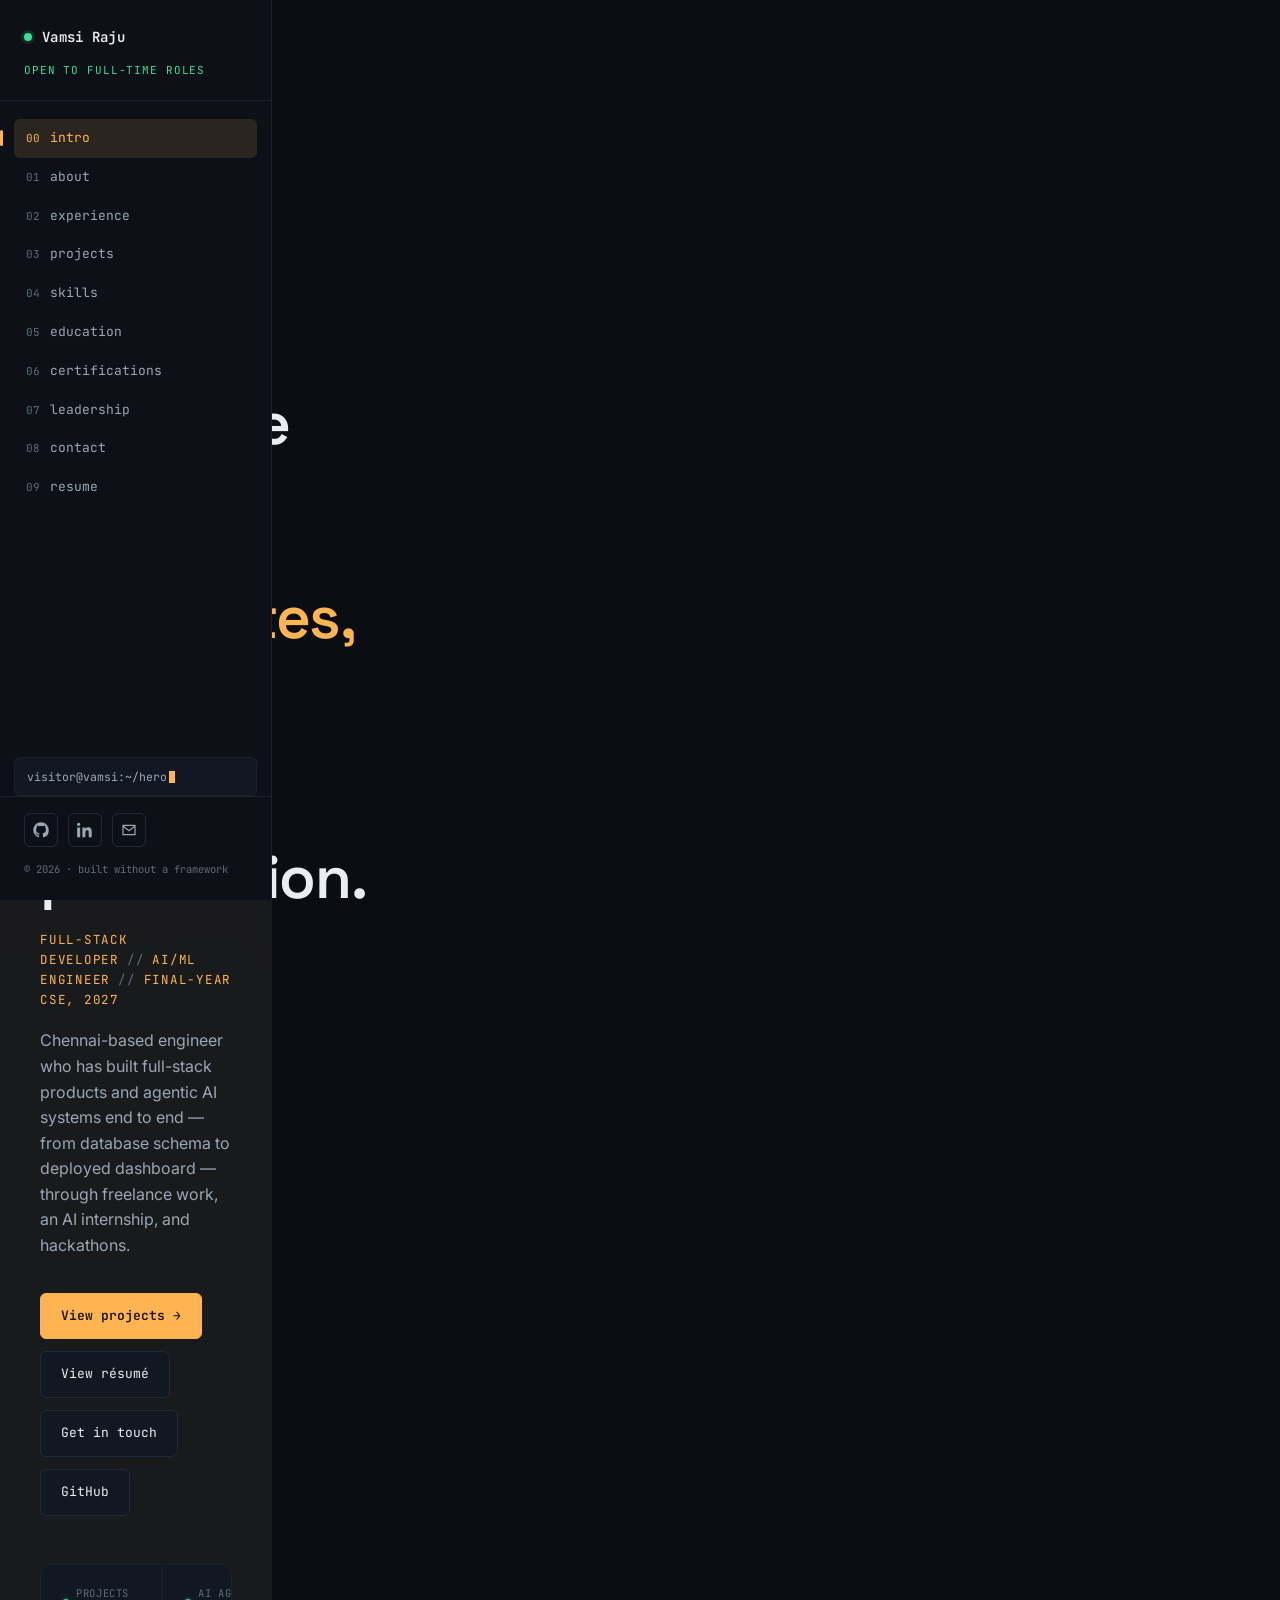
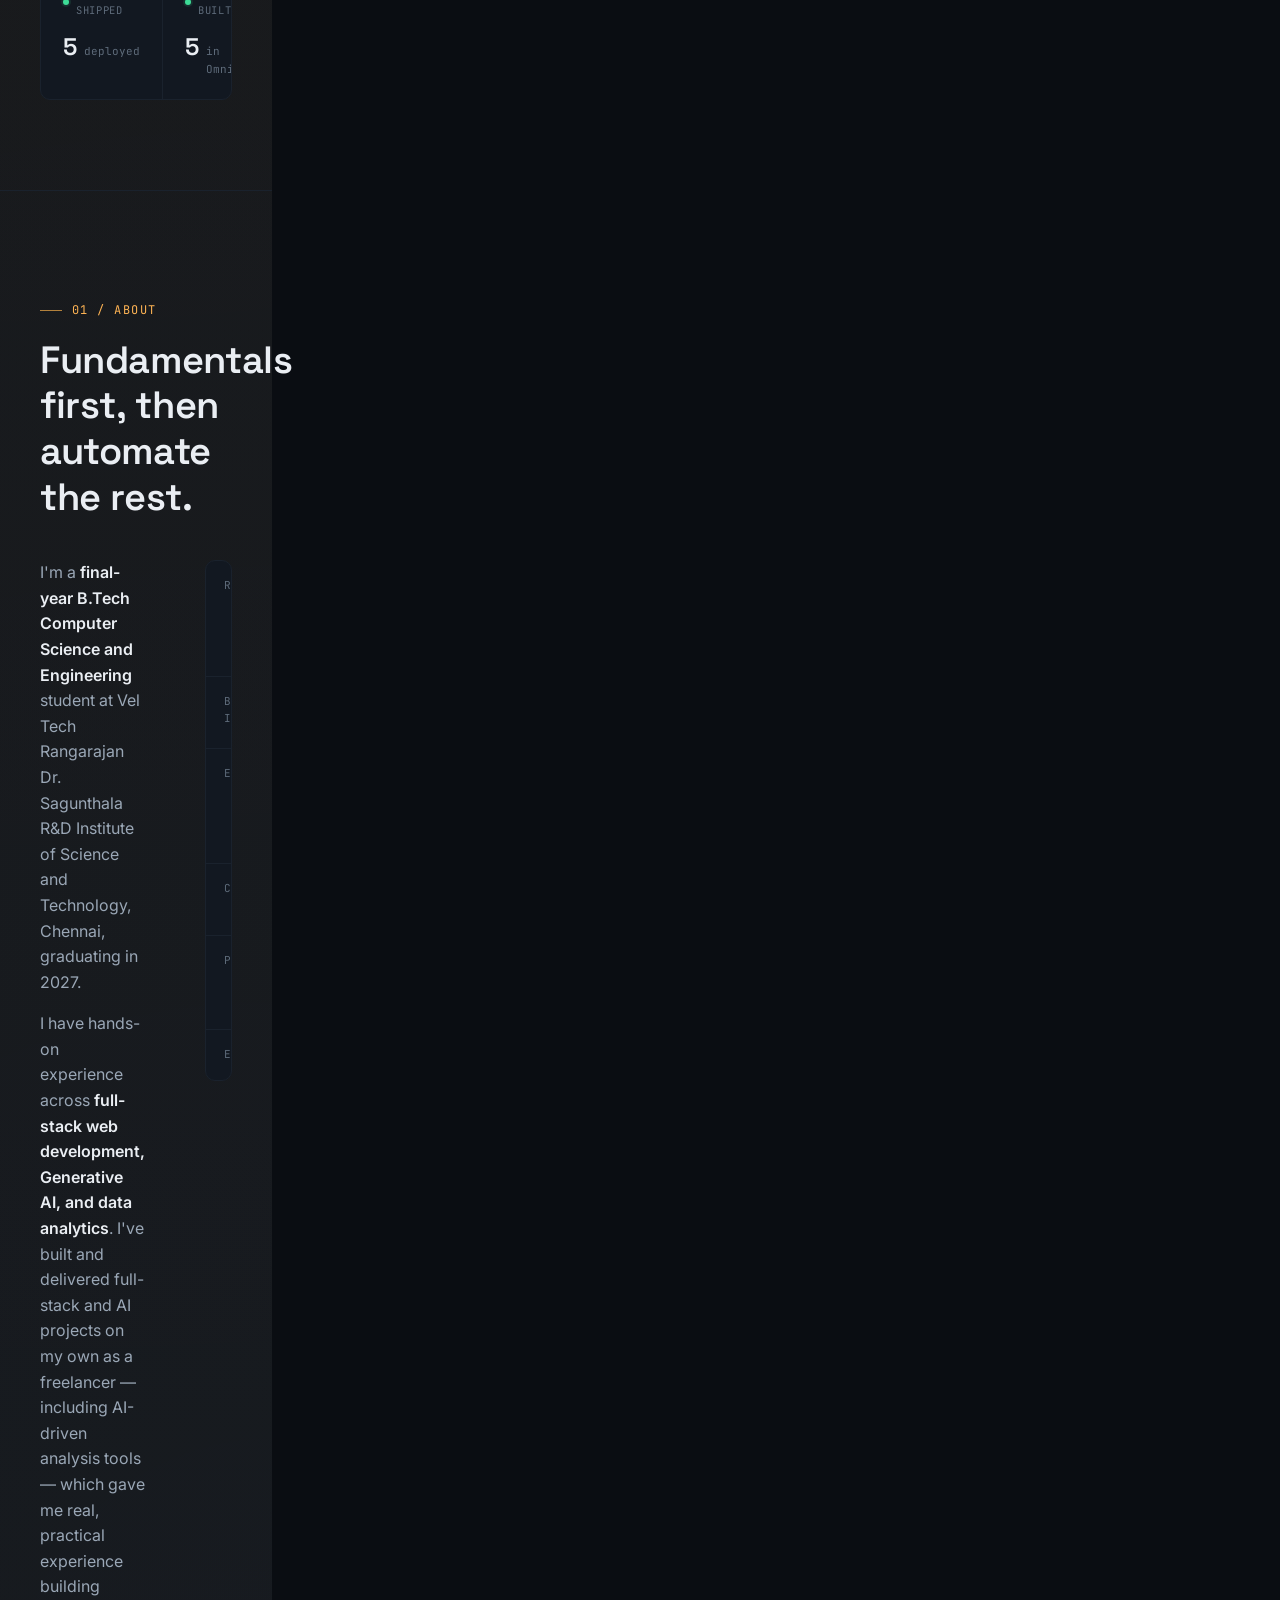
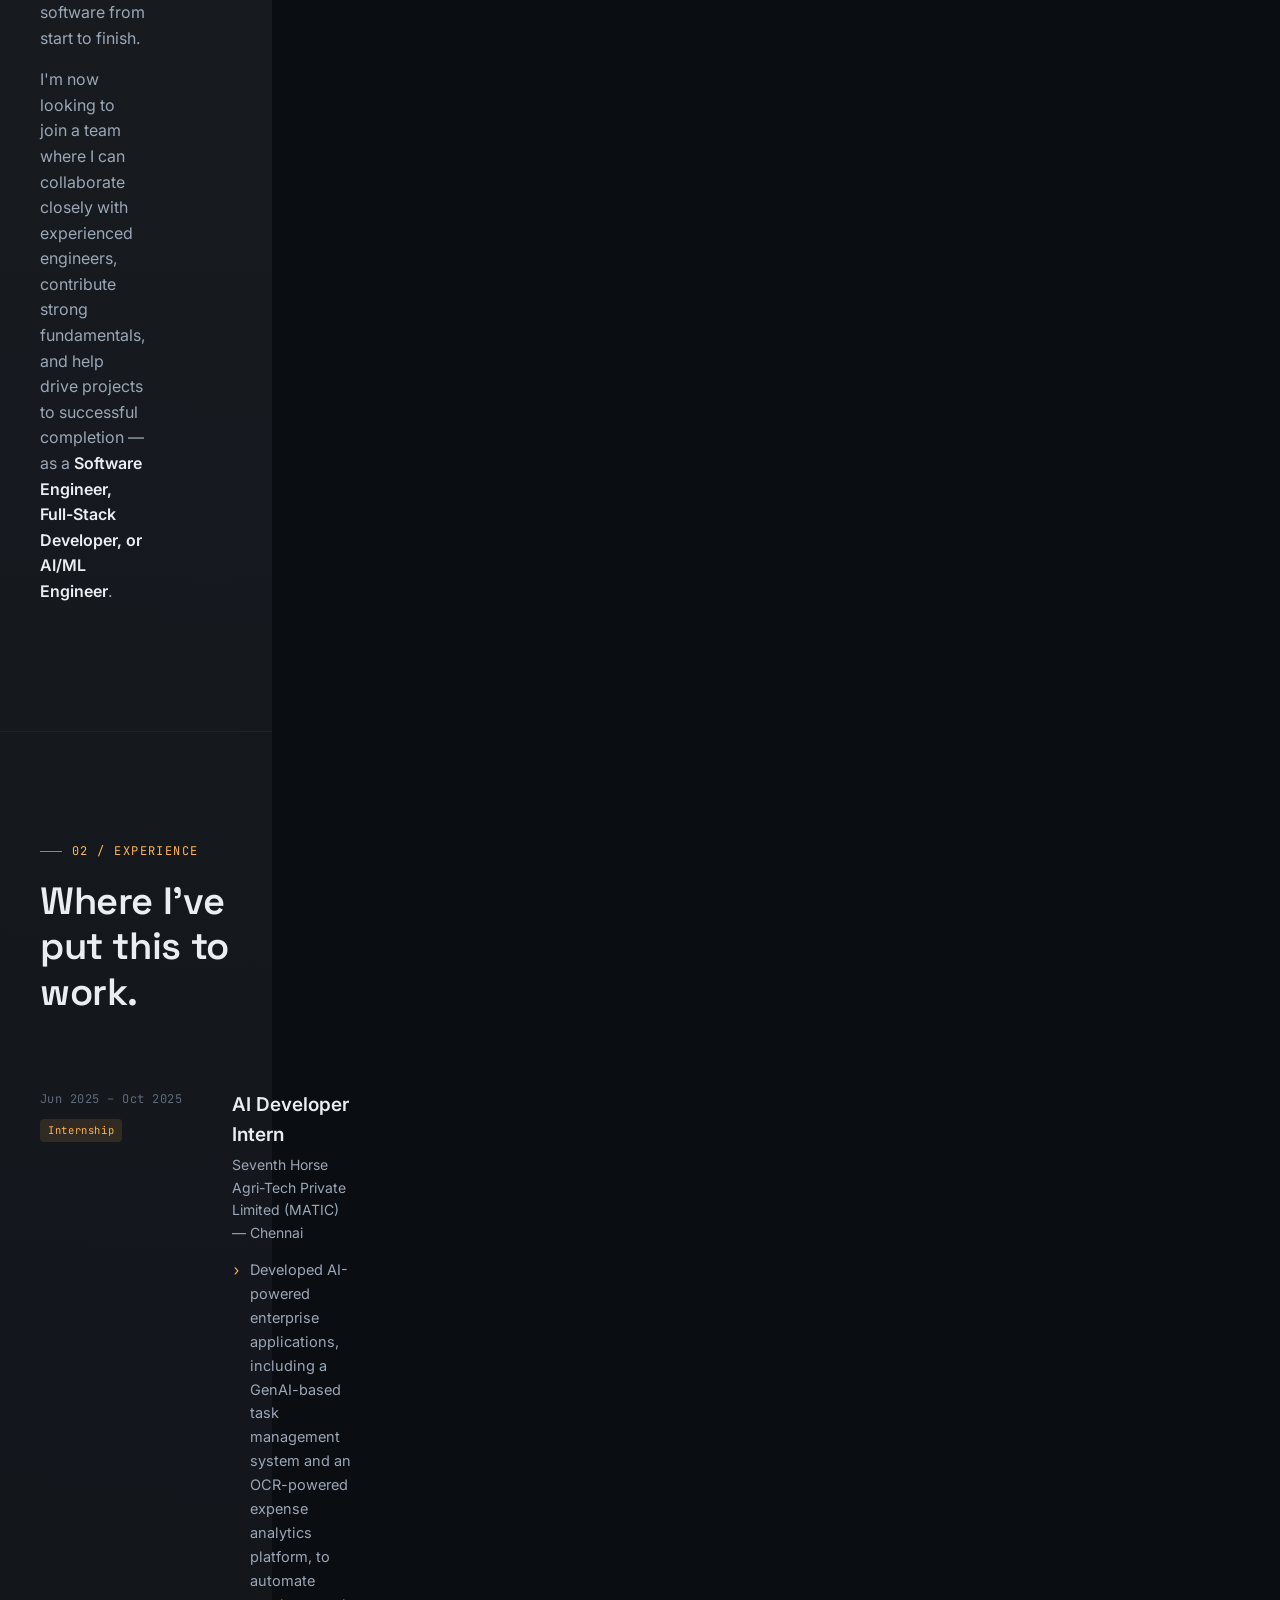
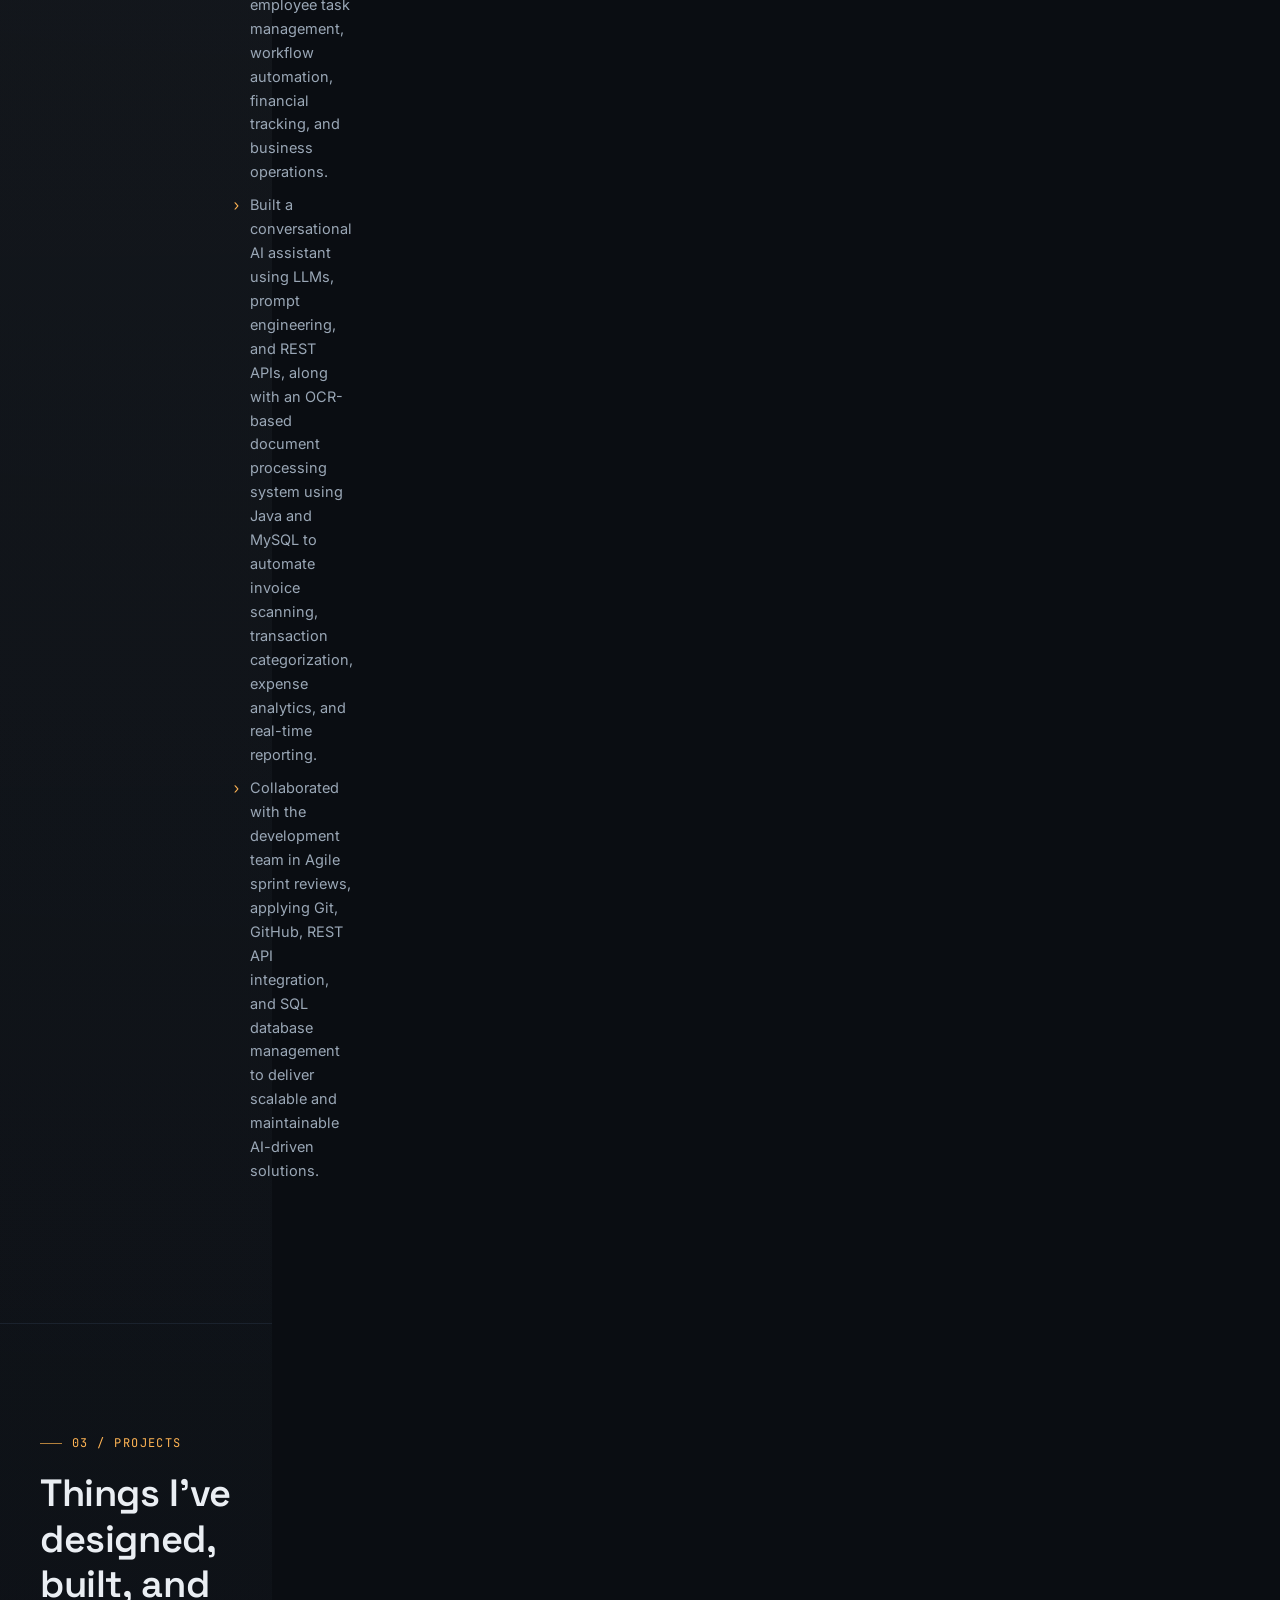
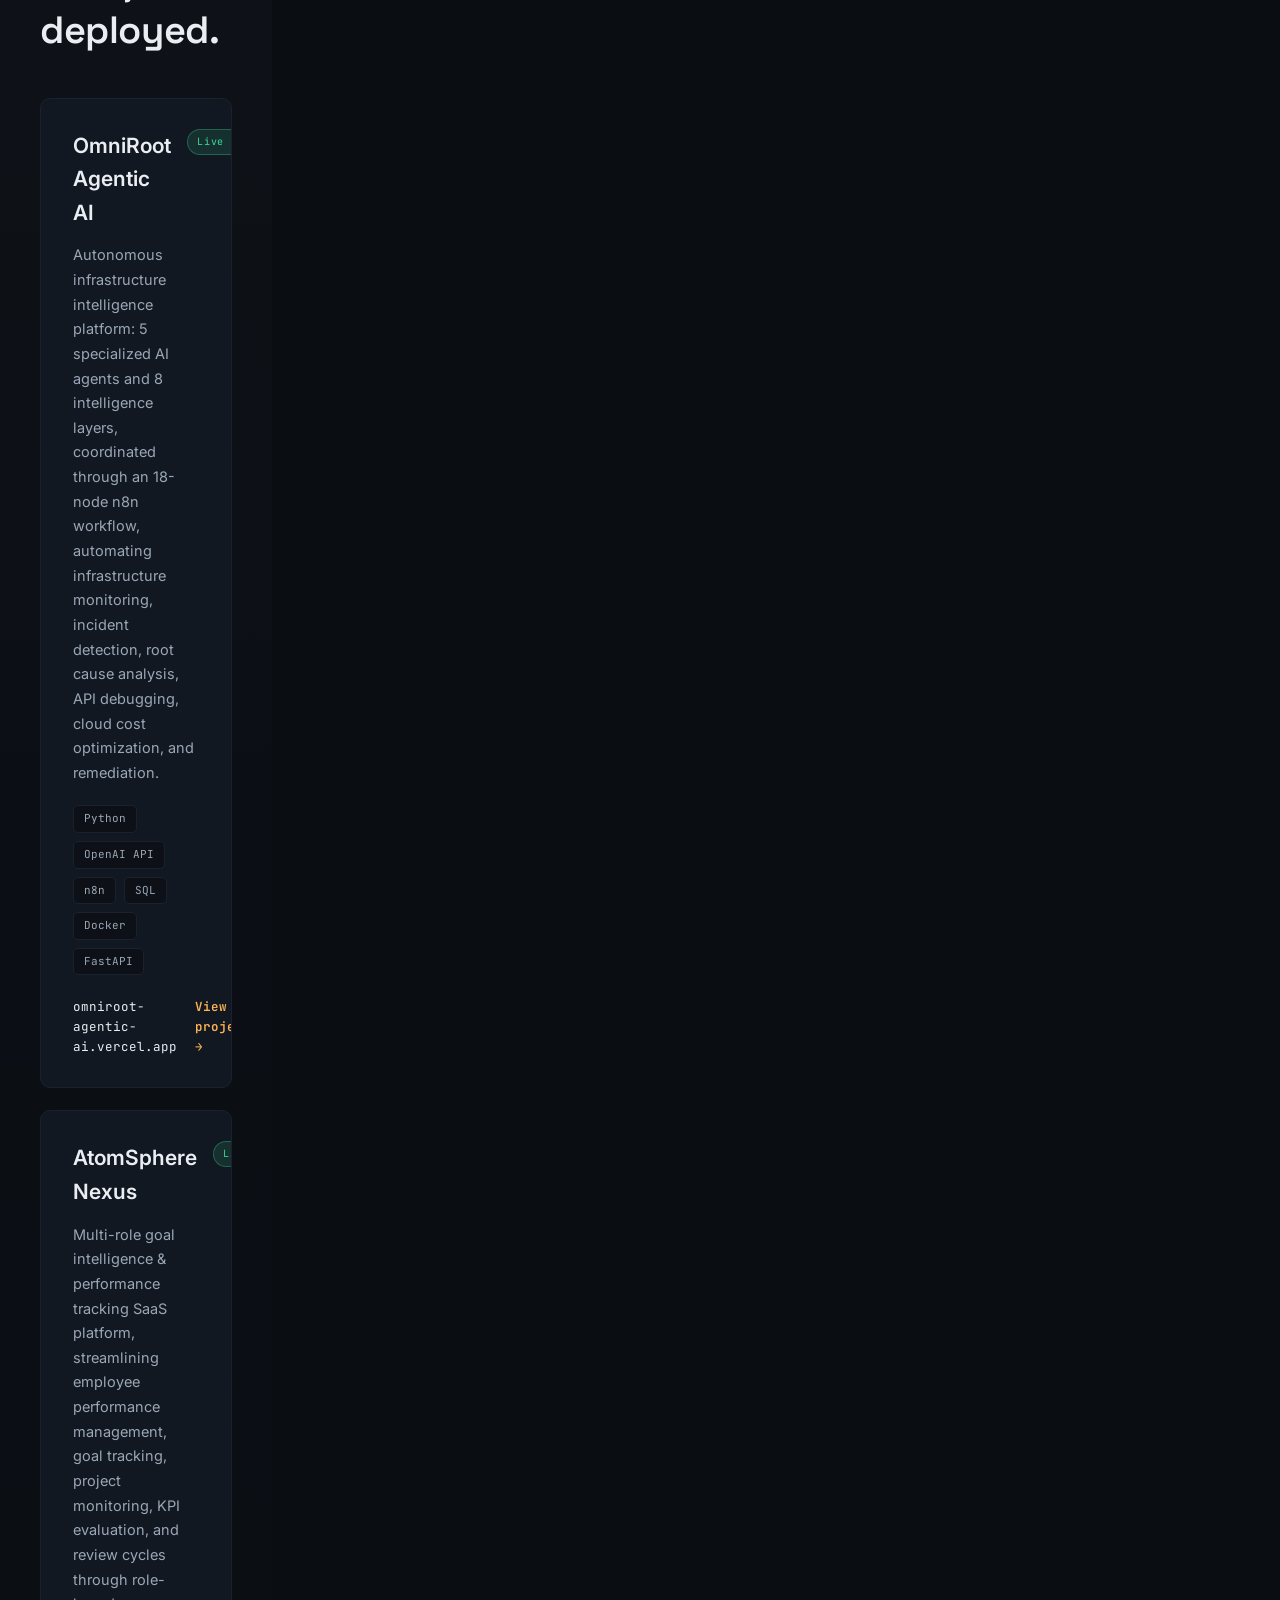
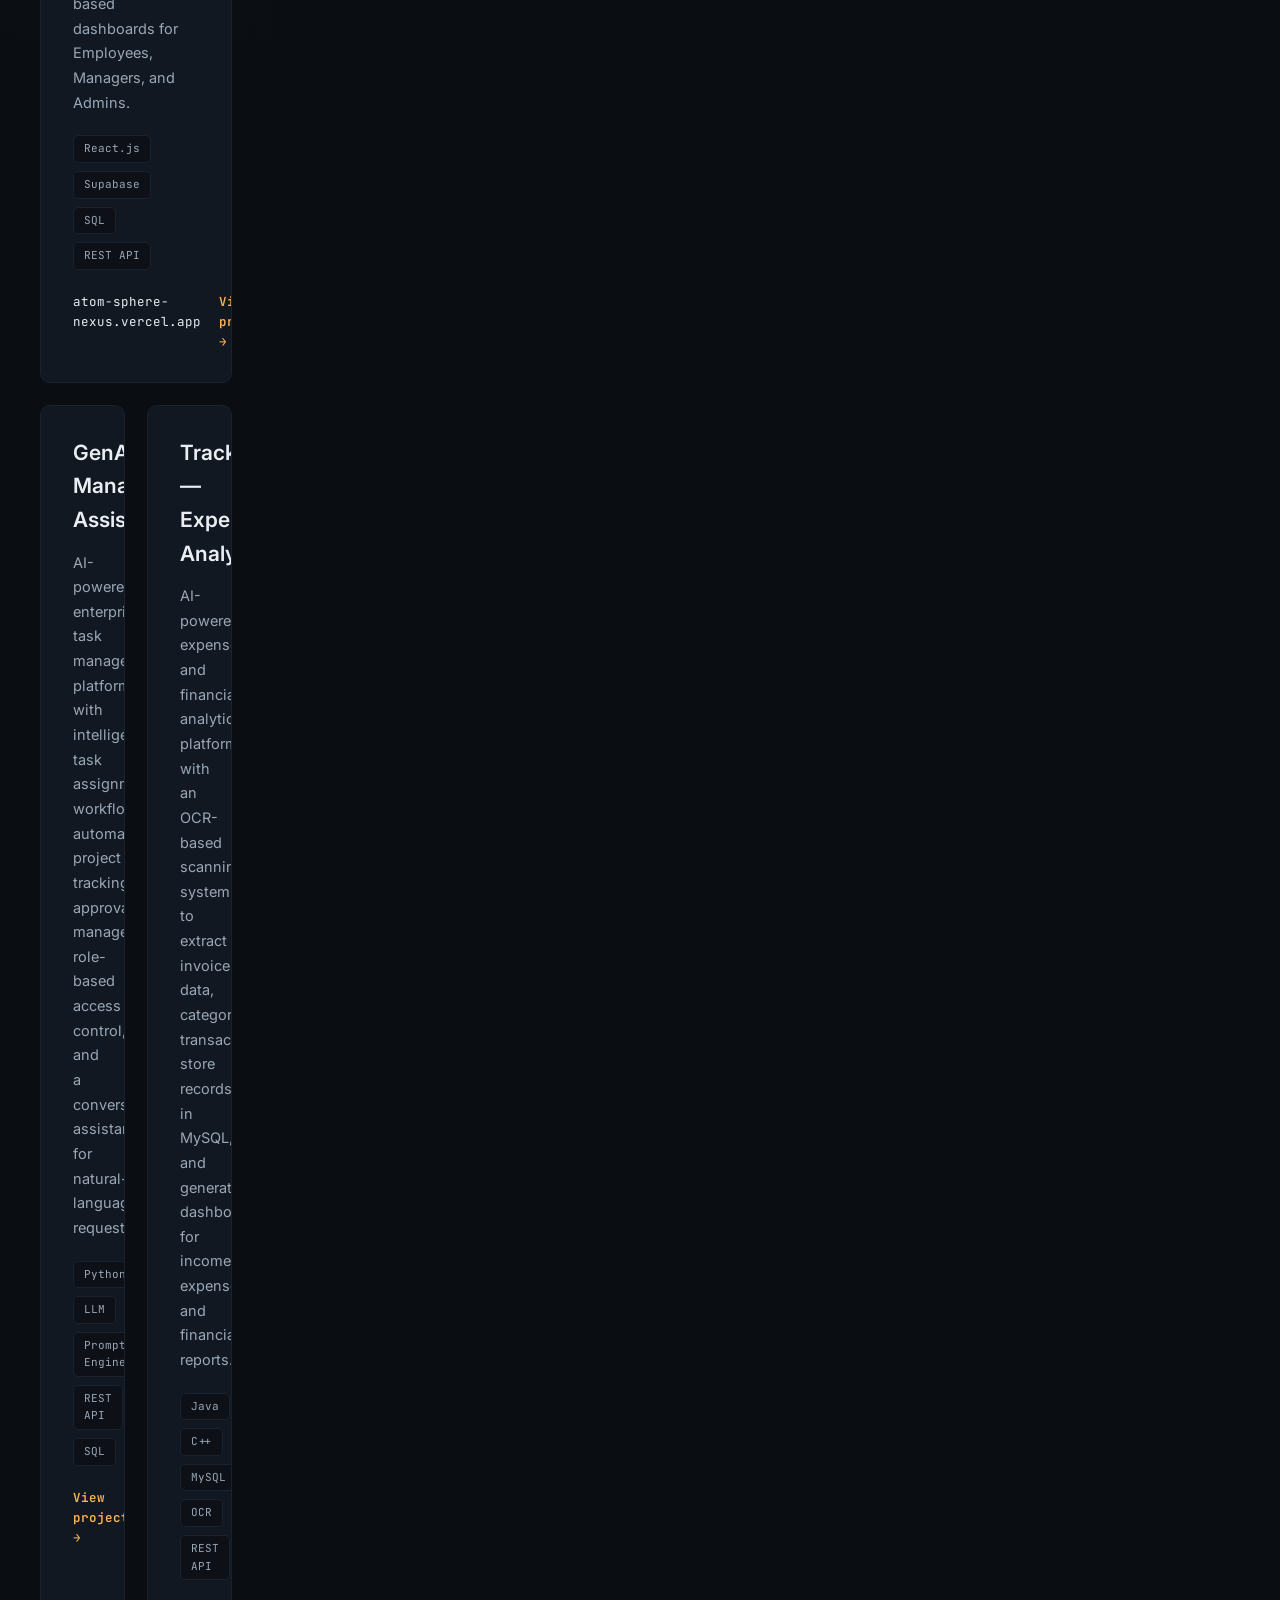
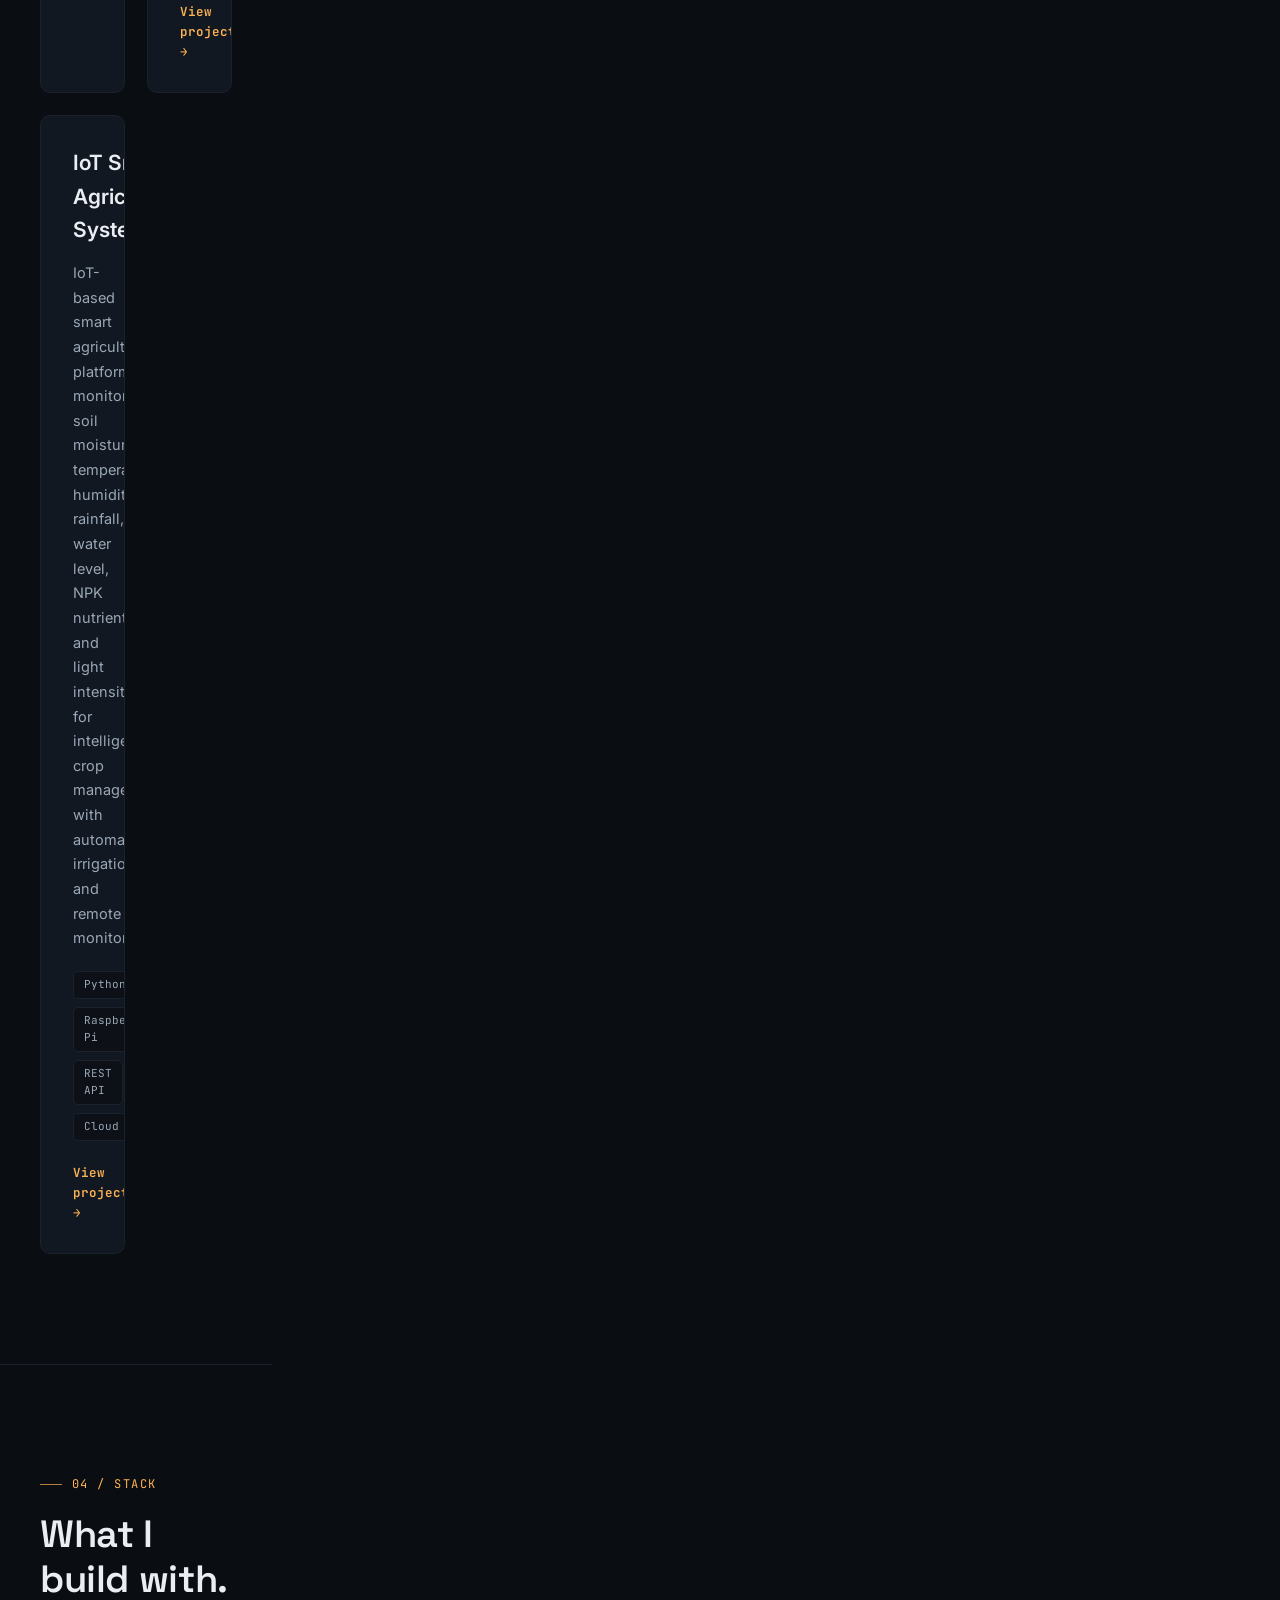
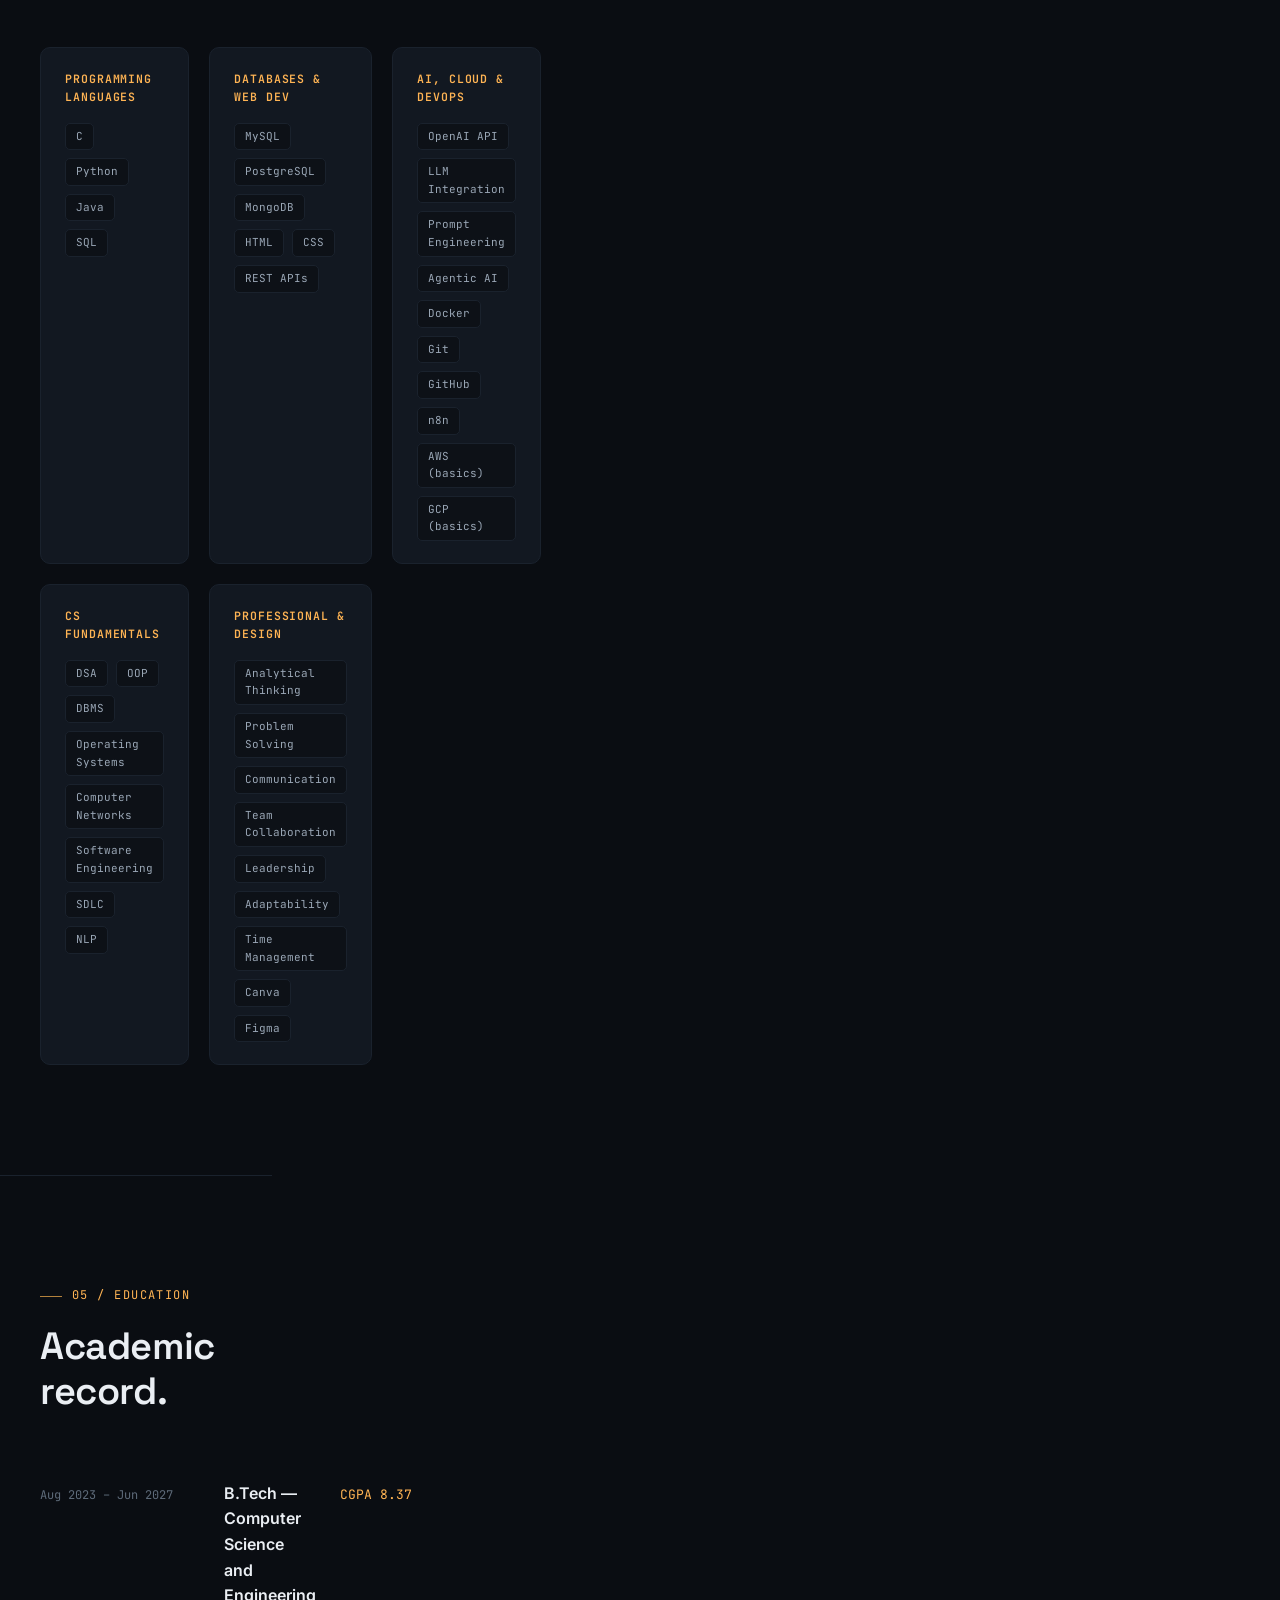
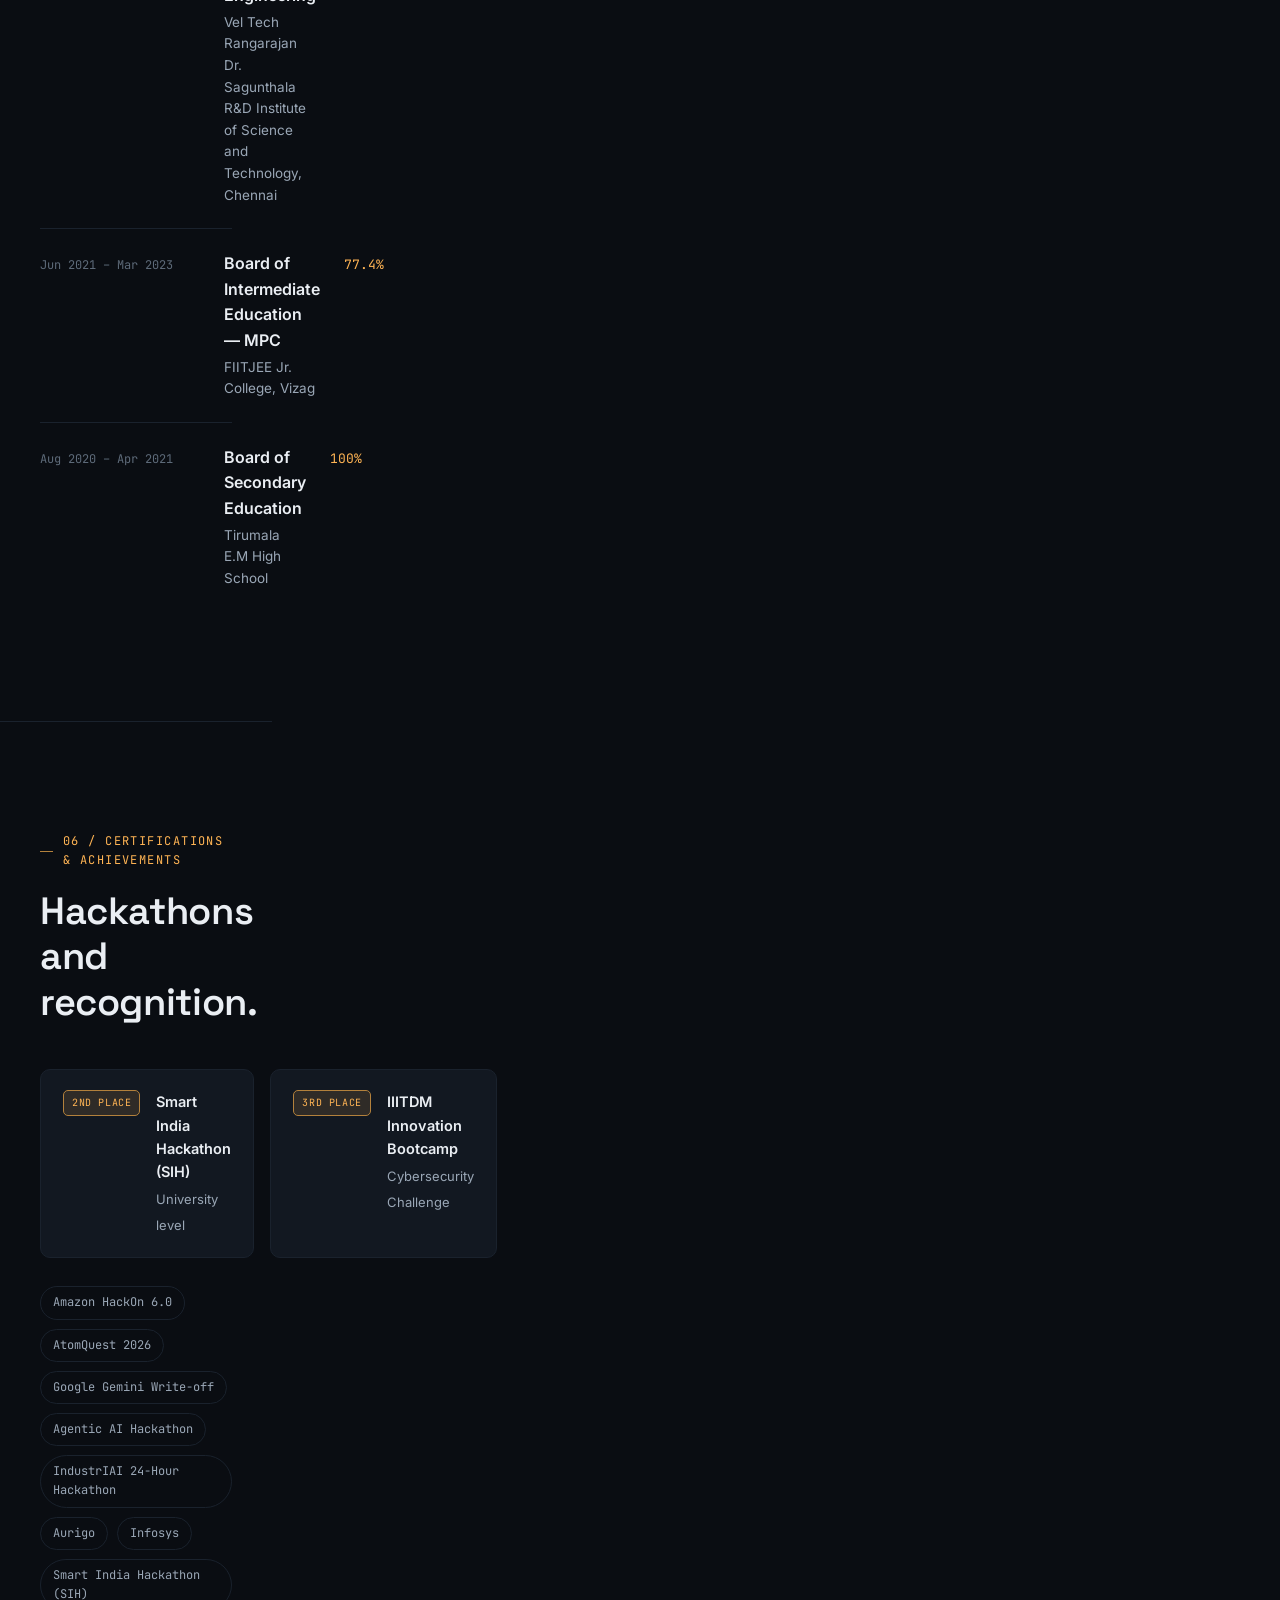
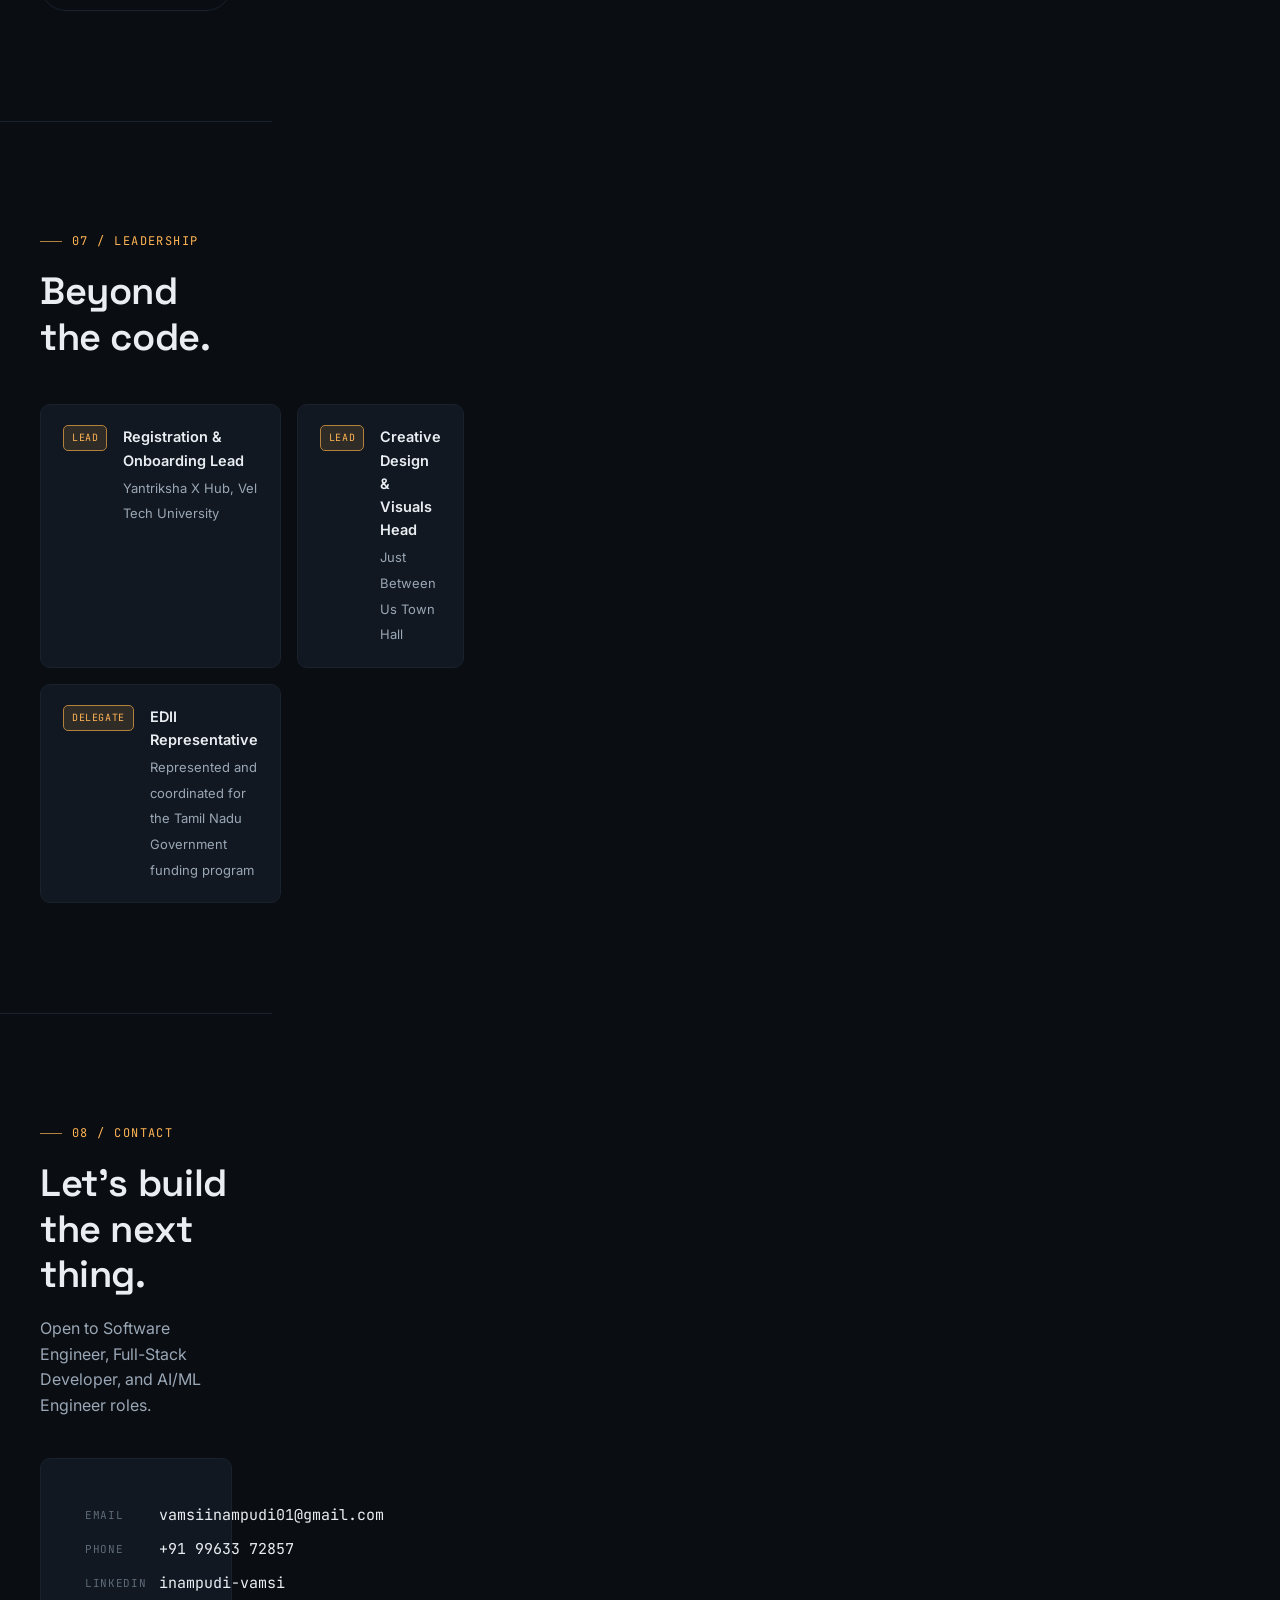
<file: index.html>
<!DOCTYPE html>
<html lang="en">
<head>
<meta charset="UTF-8">
<meta name="viewport" content="width=device-width, initial-scale=1.0">
<title>Inampudi Durga Vamsi Krishnam Raju — Full-Stack Developer &amp; AI/ML Engineer</title>
<meta name="description" content="Portfolio of Inampudi Durga Vamsi Krishnam Raju — final-year CSE student building full-stack products and agentic AI systems. Internship-tested, hackathon-sharpened.">
<meta name="author" content="Inampudi Durga Vamsi Krishnam Raju">
<meta property="og:title" content="Inampudi Durga Vamsi Krishnam Raju — Full-Stack Developer & AI/ML Engineer">
<meta property="og:description" content="Final-year CSE student building full-stack products and agentic AI systems — from database schema to deployed dashboard.">
<meta property="og:type" content="website">
<link rel="icon" href="assets/favicon.svg" type="image/svg+xml">
<link rel="preconnect" href="https://fonts.googleapis.com">
<link rel="preconnect" href="https://fonts.gstatic.com" crossorigin>
<link href="https://fonts.googleapis.com/css2?family=Space+Grotesk:wght@500;600;700&family=Inter:wght@400;500;600;700&family=JetBrains+Mono:wght@400;500;600&display=swap" rel="stylesheet">
<link rel="stylesheet" href="styles.css">
</head>
<body>

<div class="scrim" data-scrim></div>

<div class="mobile-bar">
  <div class="brand"><span class="dot pulse"></span><span class="brand-name">IDVKR</span></div>
  <button class="menu-btn" data-menu-toggle aria-label="Open navigation"><span></span></button>
</div>

<div class="app">

  <!-- ============ SIDEBAR ============ -->
  <aside class="sidebar" data-sidebar>
    <div class="sidebar-top">
      <div class="brand"><span class="dot pulse"></span><span class="brand-name">Vamsi&nbsp;Raju</span></div>
      <div class="availability">Open to full-time roles</div>
    </div>

    <nav class="sidebar-nav">
      <a href="#hero" data-nav-link><span class="idx">00</span> intro</a>
      <a href="#about" data-nav-link><span class="idx">01</span> about</a>
      <a href="#experience" data-nav-link><span class="idx">02</span> experience</a>
      <a href="#projects" data-nav-link><span class="idx">03</span> projects</a>
      <a href="#skills" data-nav-link><span class="idx">04</span> skills</a>
      <a href="#education" data-nav-link><span class="idx">05</span> education</a>
      <a href="#certifications" data-nav-link><span class="idx">06</span> certifications</a>
      <a href="#leadership" data-nav-link><span class="idx">07</span> leadership</a>
      <a href="#contact" data-nav-link><span class="idx">08</span> contact</a>
      <a href="resume.html" data-nav-link><span class="idx">09</span> resume</a>
    </nav>

    <div class="sidebar-session">
      <span class="path">visitor@vamsi:<span data-session-path>~/intro</span></span><span class="cursor"></span>
    </div>

    <div class="sidebar-bottom">
      <div class="sidebar-socials">
        <a class="icon-btn" href="https://github.com/Vamsi112-max" target="_blank" rel="noopener" aria-label="GitHub">
          <svg viewBox="0 0 24 24" fill="currentColor"><path d="M12 .5C5.65.5.5 5.65.5 12c0 5.08 3.29 9.39 7.86 10.91.57.1.78-.25.78-.55 0-.27-.01-1.16-.02-2.11-3.2.7-3.87-1.36-3.87-1.36-.53-1.34-1.29-1.7-1.29-1.7-1.05-.72.08-.71.08-.71 1.17.08 1.78 1.2 1.78 1.2 1.03 1.77 2.71 1.26 3.37.96.1-.75.4-1.26.73-1.55-2.55-.29-5.24-1.28-5.24-5.68 0-1.26.45-2.28 1.19-3.09-.12-.29-.52-1.46.11-3.05 0 0 .97-.31 3.18 1.18a11 11 0 0 1 5.79 0c2.2-1.49 3.17-1.18 3.17-1.18.64 1.59.24 2.76.12 3.05.74.81 1.18 1.83 1.18 3.09 0 4.41-2.69 5.38-5.25 5.67.41.36.78 1.08.78 2.17 0 1.57-.01 2.83-.01 3.22 0 .3.2.66.79.55A10.52 10.52 0 0 0 23.5 12C23.5 5.65 18.35.5 12 .5Z"/></svg>
        </a>
        <a class="icon-btn" href="https://linkedin.com/in/inampudi-vamsi" target="_blank" rel="noopener" aria-label="LinkedIn">
          <svg viewBox="0 0 24 24" fill="currentColor"><path d="M4.98 3.5C4.98 4.88 3.9 6 2.5 6S0 4.88 0 3.5 1.12 1 2.5 1s2.48 1.12 2.48 2.5ZM.24 8.24h4.5V23H.24V8.24ZM8.02 8.24h4.31v2.01h.06c.6-1.13 2.07-2.33 4.26-2.33 4.56 0 5.4 3 5.4 6.9V23h-4.5v-6.9c0-1.65-.03-3.77-2.3-3.77-2.3 0-2.65 1.8-2.65 3.65V23h-4.5V8.24Z"/></svg>
        </a>
        <a class="icon-btn" href="mailto:vamsiinampudi01@gmail.com" aria-label="Email">
          <svg viewBox="0 0 24 24" fill="none" stroke="currentColor" stroke-width="1.8"><path d="M3 5h18v14H3V5Z"/><path d="m3 6 9 7 9-7"/></svg>
        </a>
      </div>
      <div class="sidebar-copy">&copy; <span data-year>2026</span> · built without a framework</div>
    </div>
  </aside>

  <!-- ============ MAIN ============ -->
  <main class="main">

    <!-- HERO -->
    <section class="hero" id="hero">
      <div class="wrap">
        <div class="terminal">
          <div class="ln"><span class="prompt">$</span><span>whoami</span></div>
          <div class="ln"><span class="out">&gt;</span><span>Inampudi Durga Vamsi Krishnam Raju</span></div>
          <div class="ln"><span class="prompt">$</span><span>status --check</span></div>
          <div class="ln"><span class="out">&gt;</span><span>final-year CSE · class of 2027 · open to opportunities</span></div>
        </div>

        <h1>I build software that <span class="accent">thinks, automates,</span> and ships to production.</h1>

        <div class="hero-role">
          <span>Full-Stack Developer</span><span class="sep">//</span><span>AI/ML Engineer</span><span class="sep">//</span><span>Final-Year CSE, 2027</span>
        </div>

        <p class="lede">Chennai-based engineer who has built full-stack products and agentic AI systems end to end — from database schema to deployed dashboard — through freelance work, an AI internship, and hackathons.</p>

        <div class="hero-cta">
          <a class="btn btn-primary" href="#projects">View projects →</a>
          <a class="btn btn-ghost" href="resume.html">View résumé</a>
          <a class="btn btn-ghost" href="mailto:vamsiinampudi01@gmail.com">Get in touch</a>
          <a class="btn btn-ghost" href="https://github.com/Vamsi112-max" target="_blank" rel="noopener">GitHub</a>
        </div>

        <div class="statline">
          <div class="stat">
            <div class="stat-k"><span class="led"></span>Projects shipped</div>
            <div class="stat-v"><span data-count-to="5">0</span><span class="unit">deployed</span></div>
          </div>
          <div class="stat">
            <div class="stat-k"><span class="led"></span>AI agents built</div>
            <div class="stat-v"><span data-count-to="5">0</span><span class="unit">in OmniRoot</span></div>
          </div>
          <div class="stat">
            <div class="stat-k"><span class="led"></span>CGPA</div>
            <div class="stat-v"><span data-count-to="8.37" data-decimals="2">0</span><span class="unit">/ 10</span></div>
          </div>
          <div class="stat">
            <div class="stat-k"><span class="led"></span>Hackathons</div>
            <div class="stat-v"><span data-count-to="8">0</span><span class="unit">competed</span></div>
          </div>
        </div>
      </div>
    </section>

    <!-- ABOUT -->
    <section id="about">
      <div class="wrap">
        <div class="eyebrow">01 / About</div>
        <h2 class="head reveal">Fundamentals first, then automate the rest.</h2>

        <div class="about-grid">
          <div class="about-text reveal">
            <p>I'm a <strong>final-year B.Tech Computer Science and Engineering</strong> student at Vel Tech Rangarajan Dr. Sagunthala R&amp;D Institute of Science and Technology, Chennai, graduating in 2027.</p>
            <p>I have hands-on experience across <strong>full-stack web development, Generative AI, and data analytics</strong>. I've built and delivered full-stack and AI projects on my own as a freelancer — including AI-driven analysis tools — which gave me real, practical experience building software from start to finish.</p>
            <p>I'm now looking to join a team where I can collaborate closely with experienced engineers, contribute strong fundamentals, and help drive projects to successful completion — as a <strong>Software Engineer, Full-Stack Developer, or AI/ML Engineer</strong>.</p>
          </div>

          <div class="fact-list reveal">
            <div class="fact-row"><span class="k">Role</span><span class="v">Software / Full-Stack / AI-ML</span></div>
            <div class="fact-row"><span class="k">Based in</span><span class="v">Chennai, India</span></div>
            <div class="fact-row"><span class="k">Education</span><span class="v">B.Tech CSE · 2023–2027</span></div>
            <div class="fact-row"><span class="k">CGPA</span><span class="v">8.37 / 10</span></div>
            <div class="fact-row"><span class="k">Phone</span><span class="v">+91 99633 72857</span></div>
            <div class="fact-row"><span class="k">Email</span><span class="v">vamsiinampudi01@gmail.com</span></div>
          </div>
        </div>
      </div>
    </section>

    <!-- EXPERIENCE -->
    <section id="experience">
      <div class="wrap">
        <div class="eyebrow">02 / Experience</div>
        <h2 class="head reveal">Where I've put this to work.</h2>

        <div class="timeline">
          <div class="timeline-item reveal">
            <div>
              <div class="timeline-date">Jun 2025 – Oct 2025</div>
              <span class="timeline-tag">Internship</span>
            </div>
            <div>
              <div class="timeline-role">AI Developer Intern</div>
              <div class="timeline-org">Seventh Horse Agri-Tech Private Limited (MATIC) — Chennai</div>
              <ul class="timeline-list">
                <li>Developed AI-powered enterprise applications, including a GenAI-based task management system and an OCR-powered expense analytics platform, to automate employee task management, workflow automation, financial tracking, and business operations.</li>
                <li>Built a conversational AI assistant using LLMs, prompt engineering, and REST APIs, along with an OCR-based document processing system using Java and MySQL to automate invoice scanning, transaction categorization, expense analytics, and real-time reporting.</li>
                <li>Collaborated with the development team in Agile sprint reviews, applying Git, GitHub, REST API integration, and SQL database management to deliver scalable and maintainable AI-driven solutions.</li>
              </ul>
            </div>
          </div>
        </div>
      </div>
    </section>

    <!-- PROJECTS -->
    <section id="projects">
      <div class="wrap">
        <div class="eyebrow">03 / Projects</div>
        <h2 class="head reveal">Things I've designed, built, and deployed.</h2>

        <div class="project-grid">

          <a class="project-card reveal" href="projects/omniroot.html">
            <div class="project-top">
              <div class="project-name">OmniRoot Agentic AI</div>
              <div class="project-status live">Live demo</div>
            </div>
            <p class="project-desc">Autonomous infrastructure intelligence platform: 5 specialized AI agents and 8 intelligence layers, coordinated through an 18-node n8n workflow, automating infrastructure monitoring, incident detection, root cause analysis, API debugging, cloud cost optimization, and remediation.</p>
            <div class="project-tags">
              <span class="tag">Python</span><span class="tag">OpenAI API</span><span class="tag">n8n</span><span class="tag">SQL</span><span class="tag">Docker</span><span class="tag">FastAPI</span>
            </div>
            <div class="project-links">
              <span>omniroot-agentic-ai.vercel.app</span>
              <span class="view">View project →</span>
            </div>
          </a>

          <a class="project-card reveal" href="projects/atomsphere.html">
            <div class="project-top">
              <div class="project-name">AtomSphere Nexus</div>
              <div class="project-status live">Live demo</div>
            </div>
            <p class="project-desc">Multi-role goal intelligence &amp; performance tracking SaaS platform, streamlining employee performance management, goal tracking, project monitoring, KPI evaluation, and review cycles through role-based dashboards for Employees, Managers, and Admins.</p>
            <div class="project-tags">
              <span class="tag">React.js</span><span class="tag">Supabase</span><span class="tag">SQL</span><span class="tag">REST API</span>
            </div>
            <div class="project-links">
              <span>atom-sphere-nexus.vercel.app</span>
              <span class="view">View project →</span>
            </div>
          </a>

          <a class="project-card half reveal" href="projects/genai-task.html">
            <div class="project-top">
              <div class="project-name">GenAI Task Management Assistant</div>
              <div class="project-status">Internal build</div>
            </div>
            <p class="project-desc">AI-powered enterprise task management platform with intelligent task assignment, workflow automation, project tracking, approval management, role-based access control, and a conversational assistant for natural-language requests.</p>
            <div class="project-tags">
              <span class="tag">Python</span><span class="tag">LLM</span><span class="tag">Prompt Engineering</span><span class="tag">REST API</span><span class="tag">SQL</span>
            </div>
            <div class="project-links">
              <span class="view">View project →</span>
            </div>
          </a>

          <a class="project-card half reveal" href="projects/trackwise.html">
            <div class="project-top">
              <div class="project-name">TrackWise — Expense Analytics</div>
              <div class="project-status">Internal build</div>
            </div>
            <p class="project-desc">AI-powered expense and financial analytics platform with an OCR-based scanning system to extract invoice data, categorize transactions, store records in MySQL, and generate dashboards for income, expenses, and financial reports.</p>
            <div class="project-tags">
              <span class="tag">Java</span><span class="tag">C++</span><span class="tag">MySQL</span><span class="tag">OCR</span><span class="tag">REST API</span>
            </div>
            <div class="project-links">
              <span class="view">View project →</span>
            </div>
          </a>

          <a class="project-card half reveal" href="projects/iot-agriculture.html">
            <div class="project-top">
              <div class="project-name">IoT Smart Agriculture System</div>
              <div class="project-status">Hardware + Cloud</div>
            </div>
            <p class="project-desc">IoT-based smart agriculture platform monitoring soil moisture, temperature, humidity, rainfall, water level, NPK nutrients, and light intensity for intelligent crop management, with automated irrigation and remote monitoring.</p>
            <div class="project-tags">
              <span class="tag">Python</span><span class="tag">Raspberry Pi</span><span class="tag">REST API</span><span class="tag">Cloud</span>
            </div>
            <div class="project-links">
              <span class="view">View project →</span>
            </div>
          </a>

        </div>
      </div>
    </section>

    <!-- SKILLS -->
    <section id="skills">
      <div class="wrap">
        <div class="eyebrow">04 / Stack</div>
        <h2 class="head reveal">What I build with.</h2>

        <div class="skills-grid">
          <div class="skill-card reveal">
            <h3>Programming Languages</h3>
            <div class="skill-tags">
              <span class="tag">C</span><span class="tag">Python</span><span class="tag">Java</span><span class="tag">SQL</span>
            </div>
          </div>
          <div class="skill-card reveal">
            <h3>Databases &amp; Web Dev</h3>
            <div class="skill-tags">
              <span class="tag">MySQL</span><span class="tag">PostgreSQL</span><span class="tag">MongoDB</span><span class="tag">HTML</span><span class="tag">CSS</span><span class="tag">REST APIs</span>
            </div>
          </div>
          <div class="skill-card reveal">
            <h3>AI, Cloud &amp; DevOps</h3>
            <div class="skill-tags">
              <span class="tag">OpenAI API</span><span class="tag">LLM Integration</span><span class="tag">Prompt Engineering</span><span class="tag">Agentic AI</span><span class="tag">Docker</span><span class="tag">Git</span><span class="tag">GitHub</span><span class="tag">n8n</span><span class="tag">AWS (basics)</span><span class="tag">GCP (basics)</span>
            </div>
          </div>
          <div class="skill-card reveal">
            <h3>CS Fundamentals</h3>
            <div class="skill-tags">
              <span class="tag">DSA</span><span class="tag">OOP</span><span class="tag">DBMS</span><span class="tag">Operating Systems</span><span class="tag">Computer Networks</span><span class="tag">Software Engineering</span><span class="tag">SDLC</span><span class="tag">NLP</span>
            </div>
          </div>
          <div class="skill-card reveal">
            <h3>Professional &amp; Design</h3>
            <div class="skill-tags">
              <span class="tag">Analytical Thinking</span><span class="tag">Problem Solving</span><span class="tag">Communication</span><span class="tag">Team Collaboration</span><span class="tag">Leadership</span><span class="tag">Adaptability</span><span class="tag">Time Management</span><span class="tag">Canva</span><span class="tag">Figma</span>
            </div>
          </div>
        </div>
      </div>
    </section>

    <!-- EDUCATION -->
    <section id="education">
      <div class="wrap">
        <div class="eyebrow">05 / Education</div>
        <h2 class="head reveal">Academic record.</h2>

        <div class="edu-list">
          <div class="edu-item reveal">
            <div class="edu-date">Aug 2023 – Jun 2027</div>
            <div>
              <div class="edu-name">B.Tech — Computer Science and Engineering</div>
              <div class="edu-org">Vel Tech Rangarajan Dr. Sagunthala R&amp;D Institute of Science and Technology, Chennai</div>
            </div>
            <div class="edu-score">CGPA 8.37</div>
          </div>
          <div class="edu-item reveal">
            <div class="edu-date">Jun 2021 – Mar 2023</div>
            <div>
              <div class="edu-name">Board of Intermediate Education — MPC</div>
              <div class="edu-org">FIITJEE Jr. College, Vizag</div>
            </div>
            <div class="edu-score">77.4%</div>
          </div>
          <div class="edu-item reveal">
            <div class="edu-date">Aug 2020 – Apr 2021</div>
            <div>
              <div class="edu-name">Board of Secondary Education</div>
              <div class="edu-org">Tirumala E.M High School</div>
            </div>
            <div class="edu-score">100%</div>
          </div>
        </div>
      </div>
    </section>

    <!-- CERTIFICATIONS -->
    <section id="certifications">
      <div class="wrap">
        <div class="eyebrow">06 / Certifications &amp; Achievements</div>
        <h2 class="head reveal">Hackathons and recognition.</h2>

        <div class="badge-grid">
          <div class="badge-card reveal">
            <span class="badge-mark">2ND PLACE</span>
            <div class="badge-body"><b>Smart India Hackathon (SIH)</b><span>University level</span></div>
          </div>
          <div class="badge-card reveal">
            <span class="badge-mark">3RD PLACE</span>
            <div class="badge-body"><b>IIITDM Innovation Bootcamp</b><span>Cybersecurity Challenge</span></div>
          </div>
        </div>

        <div class="chip-row reveal">
          <span class="chip">Amazon HackOn 6.0</span>
          <span class="chip">AtomQuest 2026</span>
          <span class="chip">Google Gemini Write-off</span>
          <span class="chip">Agentic AI Hackathon</span>
          <span class="chip">IndustrIAI 24-Hour Hackathon</span>
          <span class="chip">Aurigo</span>
          <span class="chip">Infosys</span>
          <span class="chip">Smart India Hackathon (SIH)</span>
        </div>
      </div>
    </section>

    <!-- LEADERSHIP -->
    <section id="leadership">
      <div class="wrap">
        <div class="eyebrow">07 / Leadership</div>
        <h2 class="head reveal">Beyond the code.</h2>

        <div class="badge-grid">
          <div class="badge-card reveal">
            <span class="badge-mark">LEAD</span>
            <div class="badge-body"><b>Registration &amp; Onboarding Lead</b><span>Yantriksha X Hub, Vel Tech University</span></div>
          </div>
          <div class="badge-card reveal">
            <span class="badge-mark">LEAD</span>
            <div class="badge-body"><b>Creative Design &amp; Visuals Head</b><span>Just Between Us Town Hall</span></div>
          </div>
          <div class="badge-card reveal">
            <span class="badge-mark">DELEGATE</span>
            <div class="badge-body"><b>EDII Representative</b><span>Represented and coordinated for the Tamil Nadu Government funding program</span></div>
          </div>
        </div>
      </div>
    </section>

    <!-- CONTACT -->
    <section id="contact">
      <div class="wrap">
        <div class="eyebrow">08 / Contact</div>
        <h2 class="head reveal">Let's build the next thing.</h2>
        <p class="lede reveal">Open to Software Engineer, Full-Stack Developer, and AI/ML Engineer roles.</p>

        <div class="contact-panel reveal">
          <div class="contact-links">
            <a href="mailto:vamsiinampudi01@gmail.com"><span class="lbl">Email</span> vamsiinampudi01@gmail.com</a>
            <a href="tel:+919963372857"><span class="lbl">Phone</span> +91 99633 72857</a>
            <a href="https://linkedin.com/in/inampudi-vamsi" target="_blank" rel="noopener"><span class="lbl">LinkedIn</span> inampudi-vamsi</a>
            <a href="https://github.com/Vamsi112-max" target="_blank" rel="noopener"><span class="lbl">GitHub</span> Vamsi112-max</a>
          </div>
          <a class="btn btn-primary" href="mailto:vamsiinampudi01@gmail.com">Say hello →</a>
        </div>
      </div>
    </section>

    <footer>
      <div class="wrap" style="width:100%; display:flex; justify-content:space-between; flex-wrap:wrap; gap:10px;">
        <span>&copy; <span data-year>2026</span> Inampudi Durga Vamsi Krishnam Raju</span>
        <span>Built with HTML, CSS &amp; JavaScript · no framework</span>
      </div>
    </footer>

  </main>
</div>

<script src="script.js"></script>
</body>
</html>
</file>
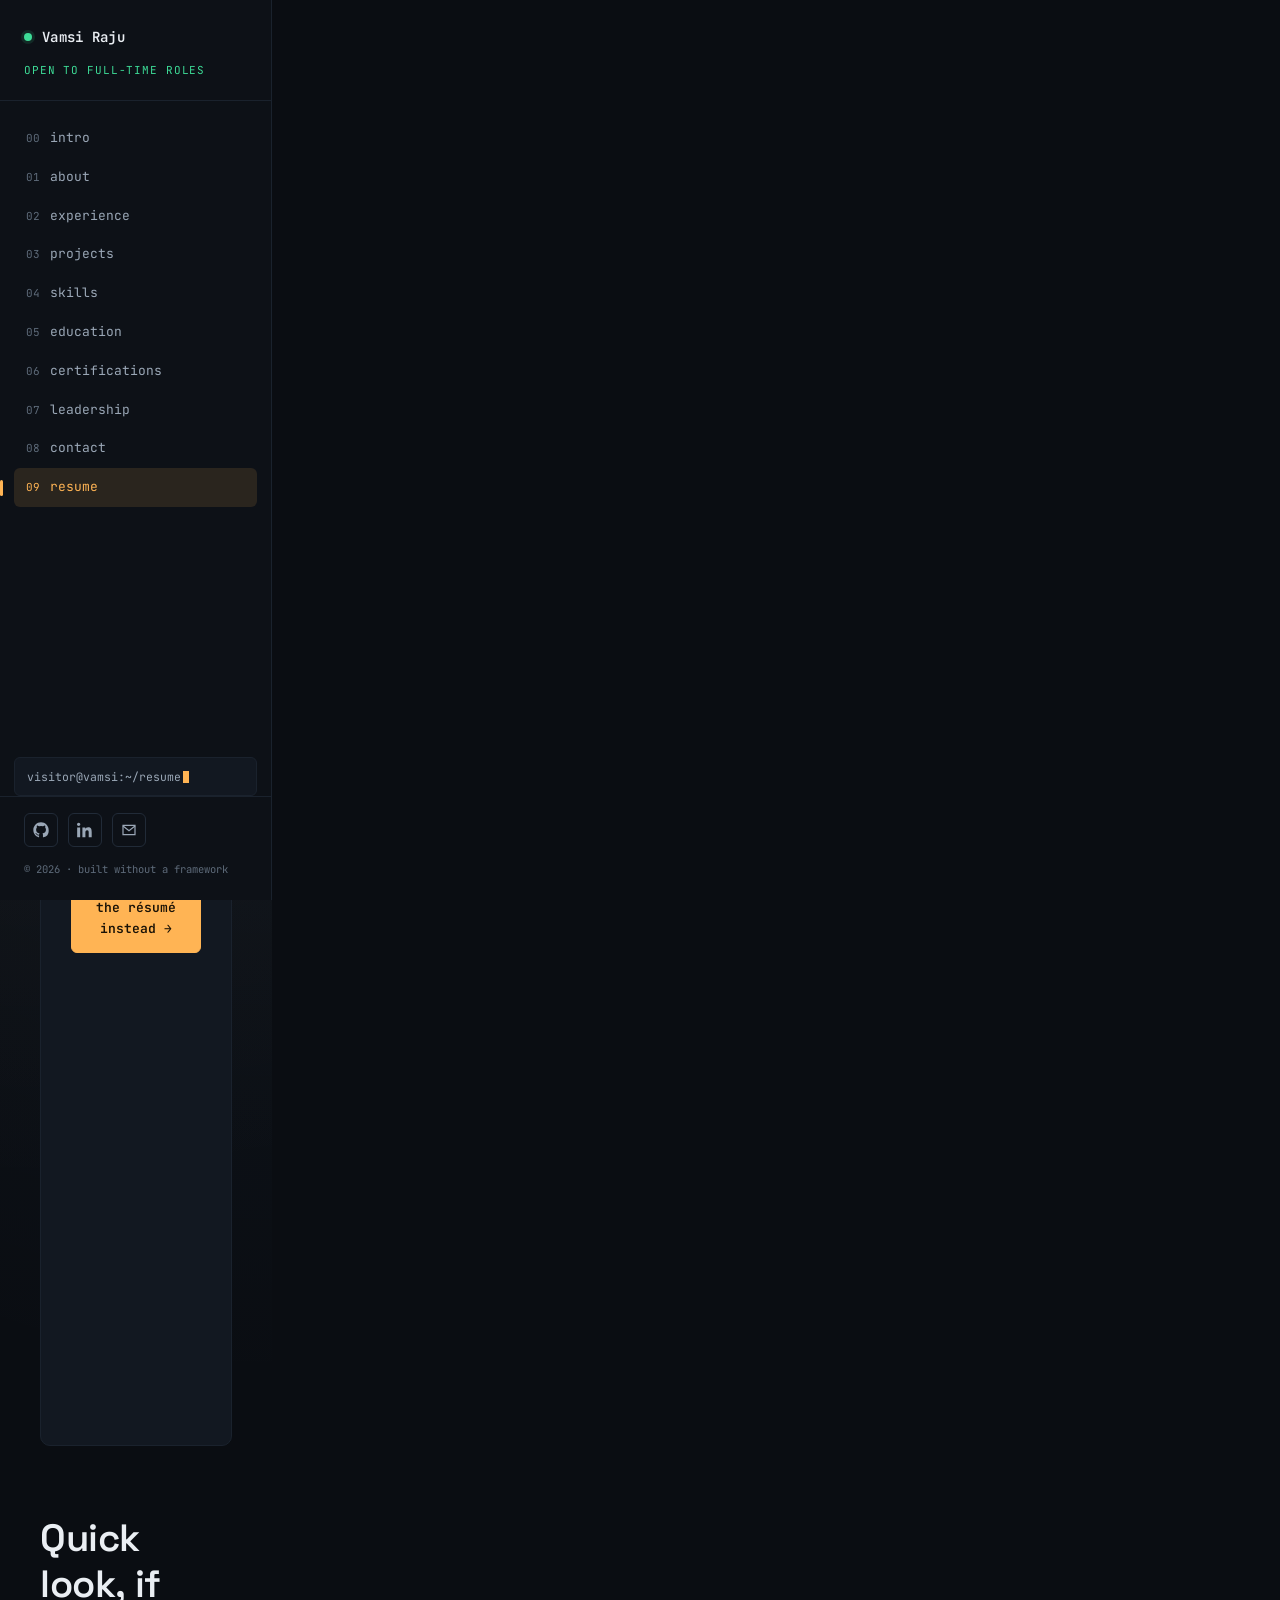
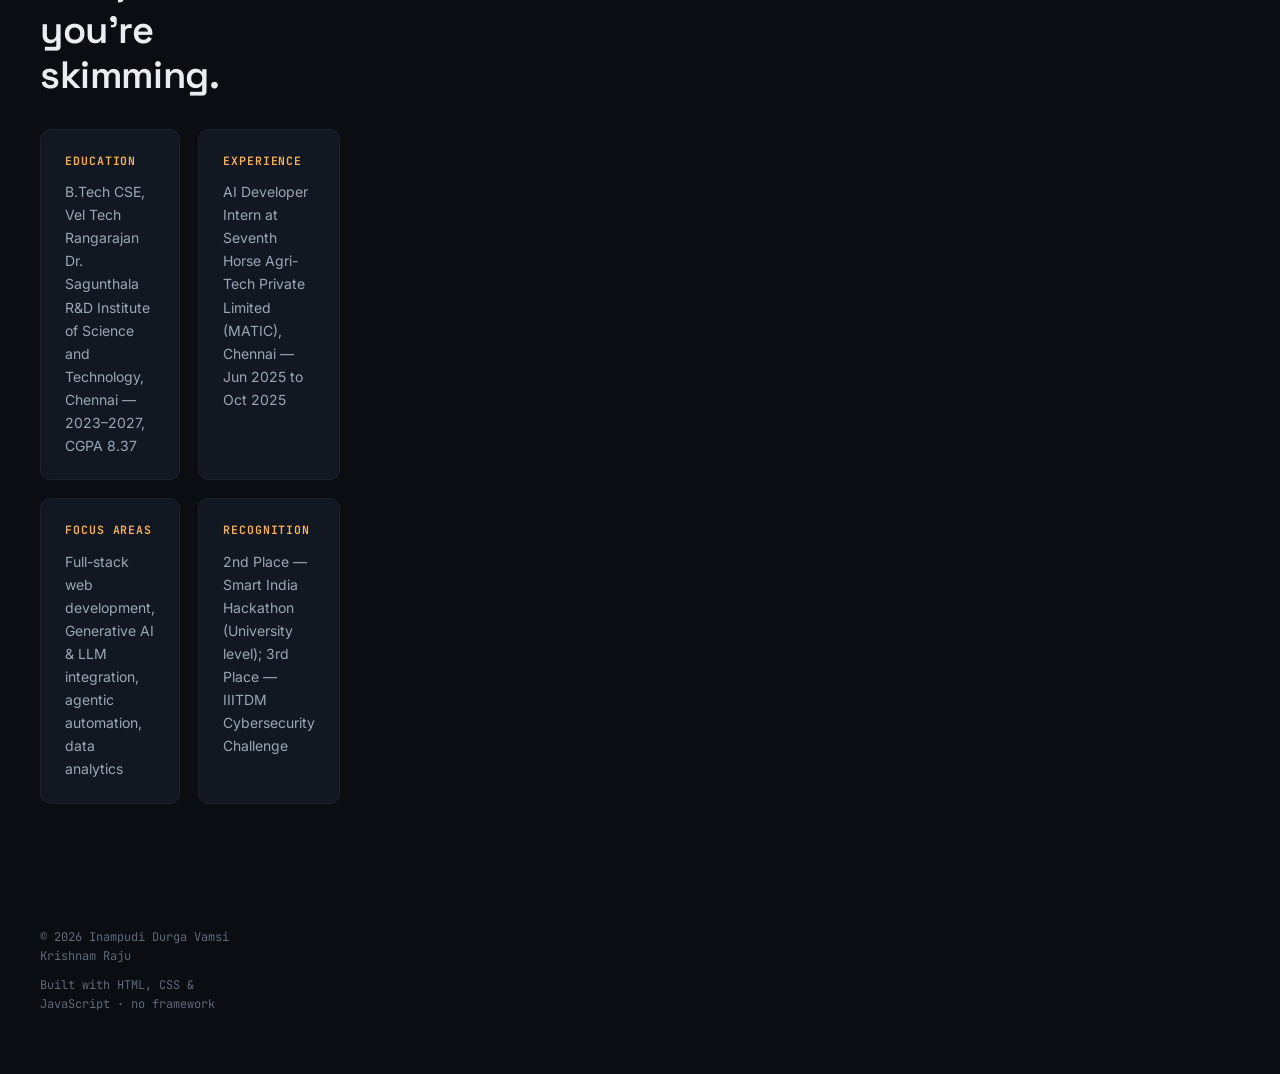
<file: resume.html>
<!DOCTYPE html>
<html lang="en">
<head>
<meta charset="UTF-8">
<meta name="viewport" content="width=device-width, initial-scale=1.0">
<title>Résumé — Inampudi Durga Vamsi Krishnam Raju</title>
<meta name="description" content="Résumé of Inampudi Durga Vamsi Krishnam Raju — Software Engineer, Full-Stack Developer, and AI/ML Engineer.">
<link rel="icon" href="assets/favicon.svg" type="image/svg+xml">
<link rel="preconnect" href="https://fonts.googleapis.com">
<link rel="preconnect" href="https://fonts.gstatic.com" crossorigin>
<link href="https://fonts.googleapis.com/css2?family=Space+Grotesk:wght@500;600;700&family=Inter:wght@400;500;600;700&family=JetBrains+Mono:wght@400;500;600&display=swap" rel="stylesheet">
<link rel="stylesheet" href="styles.css">
</head>
<body>

<div class="scrim" data-scrim></div>

<div class="mobile-bar">
  <div class="brand"><span class="dot pulse"></span><span class="brand-name">IDVKR</span></div>
  <button class="menu-btn" data-menu-toggle aria-label="Open navigation"><span></span></button>
</div>

<div class="app">

  <aside class="sidebar" data-sidebar>
    <div class="sidebar-top">
      <div class="brand"><span class="dot pulse"></span><span class="brand-name">Vamsi&nbsp;Raju</span></div>
      <div class="availability">Open to full-time roles</div>
    </div>

    <nav class="sidebar-nav">
      <a href="index.html#hero" data-nav-link><span class="idx">00</span> intro</a>
      <a href="index.html#about" data-nav-link><span class="idx">01</span> about</a>
      <a href="index.html#experience" data-nav-link><span class="idx">02</span> experience</a>
      <a href="index.html#projects" data-nav-link><span class="idx">03</span> projects</a>
      <a href="index.html#skills" data-nav-link><span class="idx">04</span> skills</a>
      <a href="index.html#education" data-nav-link><span class="idx">05</span> education</a>
      <a href="index.html#certifications" data-nav-link><span class="idx">06</span> certifications</a>
      <a href="index.html#leadership" data-nav-link><span class="idx">07</span> leadership</a>
      <a href="index.html#contact" data-nav-link><span class="idx">08</span> contact</a>
      <a href="resume.html" data-nav-link class="active"><span class="idx">09</span> resume</a>
    </nav>

    <div class="sidebar-session">
      <span class="path">visitor@vamsi:<span data-session-path>~/resume</span></span><span class="cursor"></span>
    </div>

    <div class="sidebar-bottom">
      <div class="sidebar-socials">
        <a class="icon-btn" href="https://github.com/Vamsi112-max" target="_blank" rel="noopener" aria-label="GitHub">
          <svg viewBox="0 0 24 24" fill="currentColor"><path d="M12 .5C5.65.5.5 5.65.5 12c0 5.08 3.29 9.39 7.86 10.91.57.1.78-.25.78-.55 0-.27-.01-1.16-.02-2.11-3.2.7-3.87-1.36-3.87-1.36-.53-1.34-1.29-1.7-1.29-1.7-1.05-.72.08-.71.08-.71 1.17.08 1.78 1.2 1.78 1.2 1.03 1.77 2.71 1.26 3.37.96.1-.75.4-1.26.73-1.55-2.55-.29-5.24-1.28-5.24-5.68 0-1.26.45-2.28 1.19-3.09-.12-.29-.52-1.46.11-3.05 0 0 .97-.31 3.18 1.18a11 11 0 0 1 5.79 0c2.2-1.49 3.17-1.18 3.17-1.18.64 1.59.24 2.76.12 3.05.74.81 1.18 1.83 1.18 3.09 0 4.41-2.69 5.38-5.25 5.67.41.36.78 1.08.78 2.17 0 1.57-.01 2.83-.01 3.22 0 .3.2.66.79.55A10.52 10.52 0 0 0 23.5 12C23.5 5.65 18.35.5 12 .5Z"/></svg>
        </a>
        <a class="icon-btn" href="https://linkedin.com/in/inampudi-vamsi" target="_blank" rel="noopener" aria-label="LinkedIn">
          <svg viewBox="0 0 24 24" fill="currentColor"><path d="M4.98 3.5C4.98 4.88 3.9 6 2.5 6S0 4.88 0 3.5 1.12 1 2.5 1s2.48 1.12 2.48 2.5ZM.24 8.24h4.5V23H.24V8.24ZM8.02 8.24h4.31v2.01h.06c.6-1.13 2.07-2.33 4.26-2.33 4.56 0 5.4 3 5.4 6.9V23h-4.5v-6.9c0-1.65-.03-3.77-2.3-3.77-2.3 0-2.65 1.8-2.65 3.65V23h-4.5V8.24Z"/></svg>
        </a>
        <a class="icon-btn" href="mailto:vamsiinampudi01@gmail.com" aria-label="Email">
          <svg viewBox="0 0 24 24" fill="none" stroke="currentColor" stroke-width="1.8"><path d="M3 5h18v14H3V5Z"/><path d="m3 6 9 7 9-7"/></svg>
        </a>
      </div>
      <div class="sidebar-copy">&copy; <span data-year>2026</span> · built without a framework</div>
    </div>
  </aside>

  <main class="main">

    <section class="project-hero">
      <div class="wrap">
        <a class="back-link" href="index.html">&larr; Back to portfolio</a>
        <div class="eyebrow">Curriculum Vitae</div>
        <h1>Résumé</h1>
        <p class="lede">The full record — education, experience, projects, and certifications — in one document. View it inline below or download a copy.</p>
        <div class="project-hero-links">
          <a class="btn btn-primary" href="assets/Vamsi_Resume.pdf" download>Download PDF &darr;</a>
          <a class="btn btn-ghost" href="assets/Vamsi_Resume.pdf" target="_blank" rel="noopener">Open in new tab &nearr;</a>
        </div>
      </div>
    </section>

    <div class="wrap">
      <div class="resume-viewer-wrap">
        <object data="assets/Vamsi_Resume.pdf" type="application/pdf" class="resume-viewer">
          <div class="resume-fallback">
            <p>Your browser can't preview PDFs inline.</p>
            <a class="btn btn-primary" href="assets/Vamsi_Resume.pdf" download>Download the résumé instead →</a>
          </div>
        </object>
      </div>

      <div class="resume-quicklook">
        <h2 class="head">Quick look, if you're skimming.</h2>
        <div class="quicklook-grid">
          <div class="ql-card">
            <h3>Education</h3>
            <p>B.Tech CSE, Vel Tech Rangarajan Dr. Sagunthala R&amp;D Institute of Science and Technology, Chennai — 2023–2027, CGPA 8.37</p>
          </div>
          <div class="ql-card">
            <h3>Experience</h3>
            <p>AI Developer Intern at Seventh Horse Agri-Tech Private Limited (MATIC), Chennai — Jun 2025 to Oct 2025</p>
          </div>
          <div class="ql-card">
            <h3>Focus areas</h3>
            <p>Full-stack web development, Generative AI &amp; LLM integration, agentic automation, data analytics</p>
          </div>
          <div class="ql-card">
            <h3>Recognition</h3>
            <p>2nd Place — Smart India Hackathon (University level); 3rd Place — IIITDM Cybersecurity Challenge</p>
          </div>
        </div>
      </div>
    </div>

    <footer>
      <div class="wrap" style="width:100%; display:flex; justify-content:space-between; flex-wrap:wrap; gap:10px;">
        <span>&copy; <span data-year>2026</span> Inampudi Durga Vamsi Krishnam Raju</span>
        <span>Built with HTML, CSS &amp; JavaScript · no framework</span>
      </div>
    </footer>

  </main>
</div>

<script src="script.js"></script>
</body>
</html>
</file>
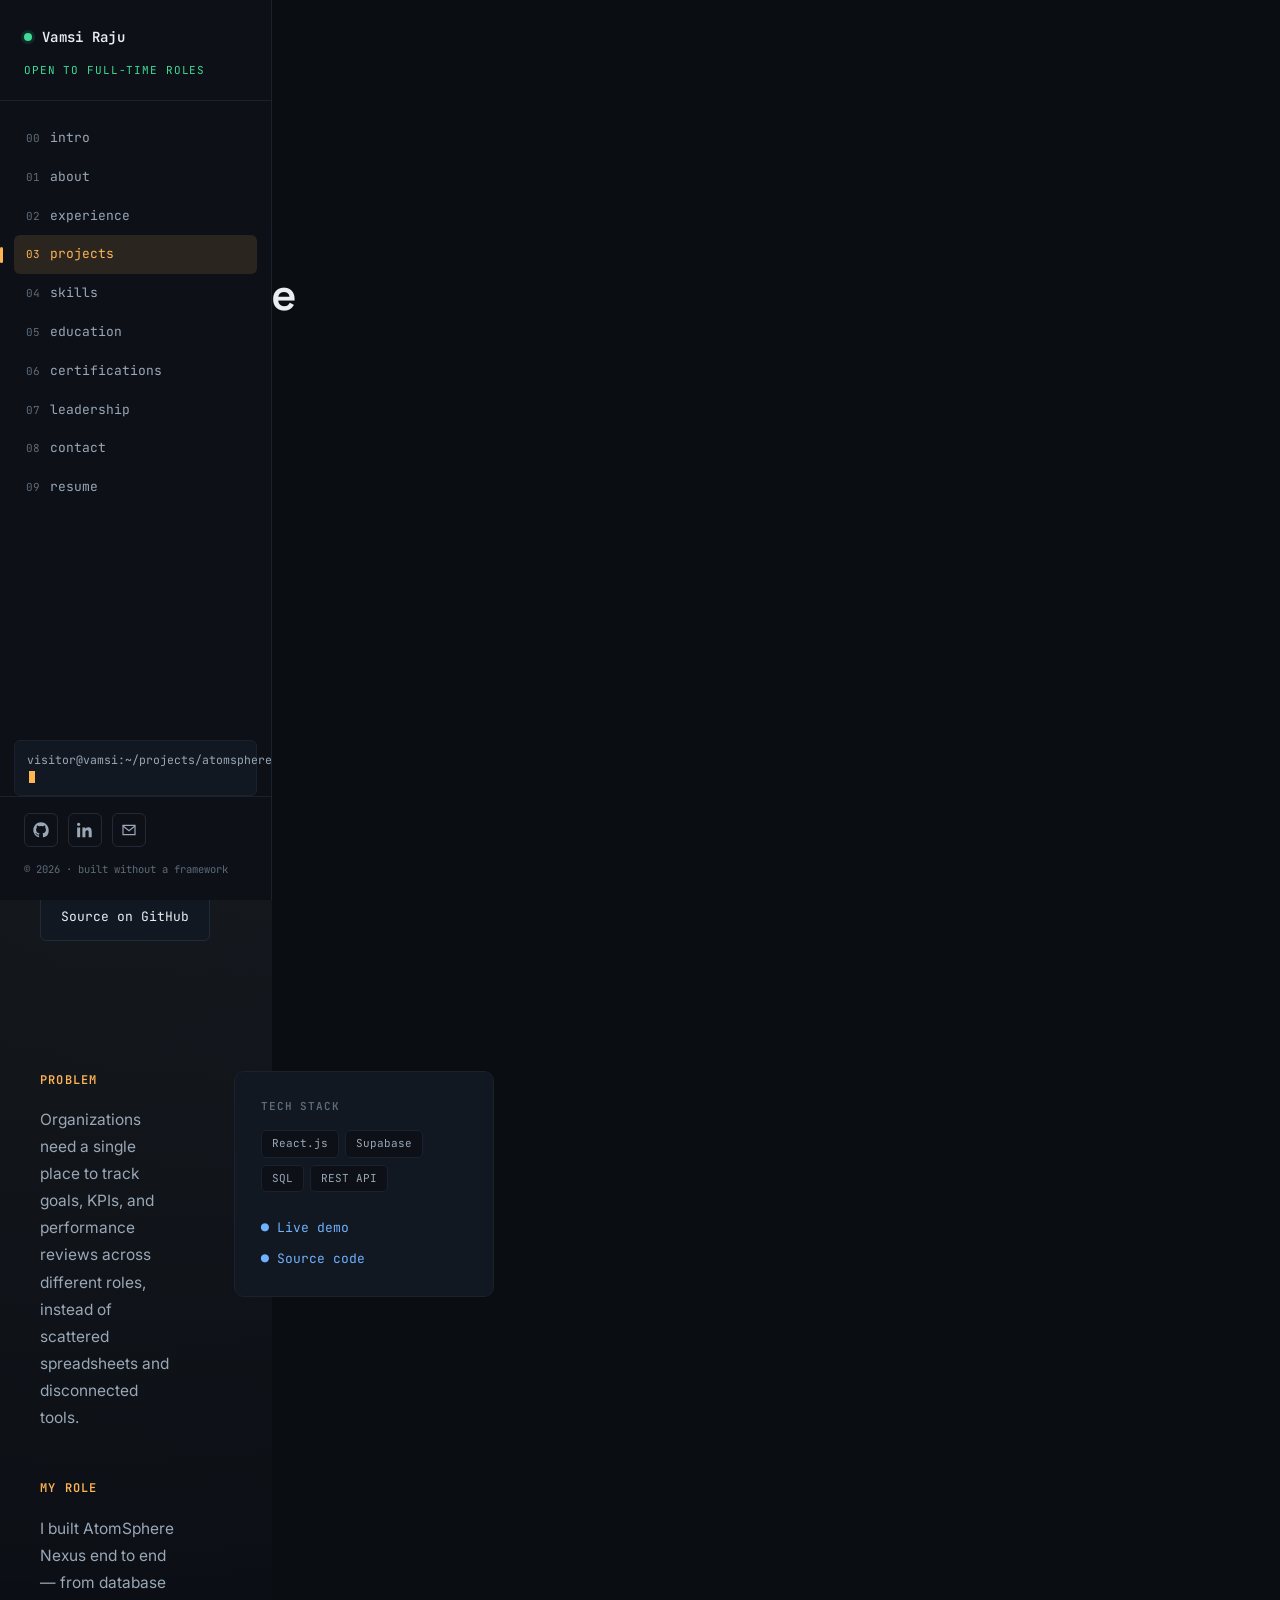
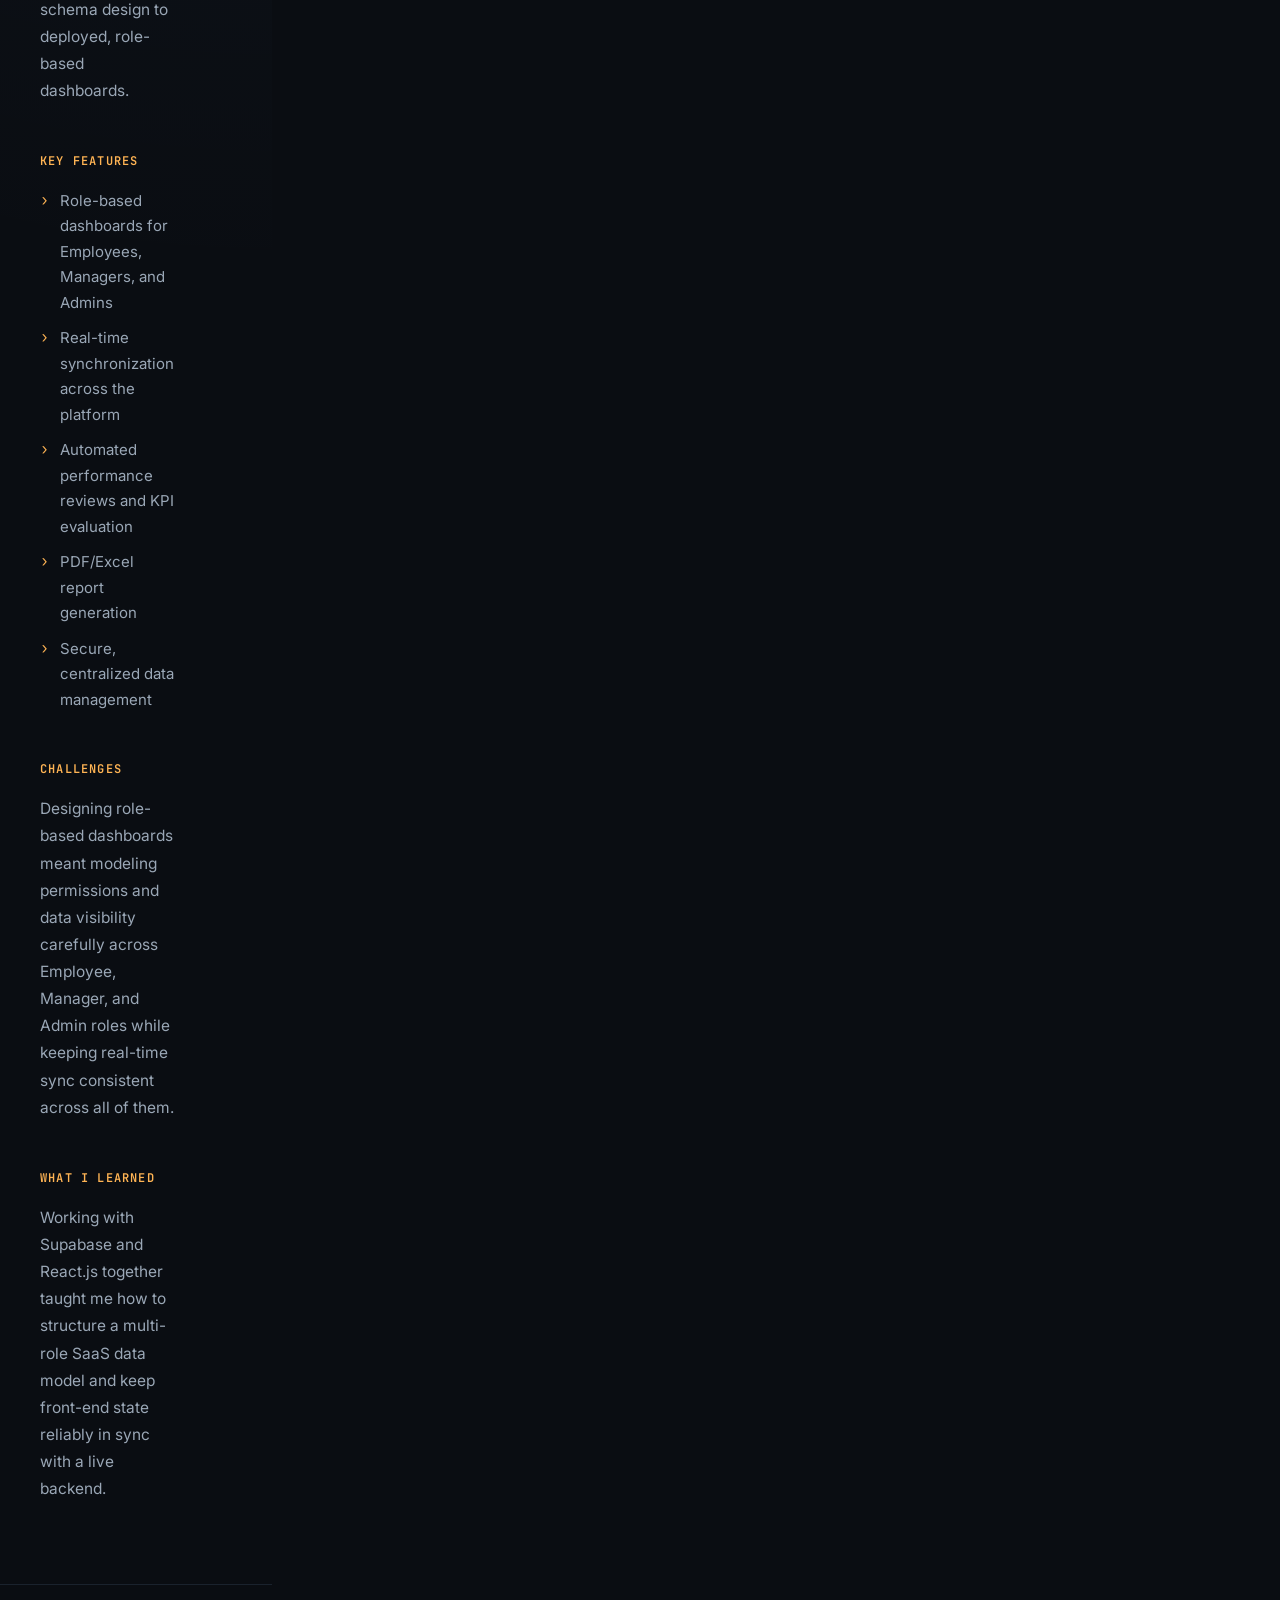
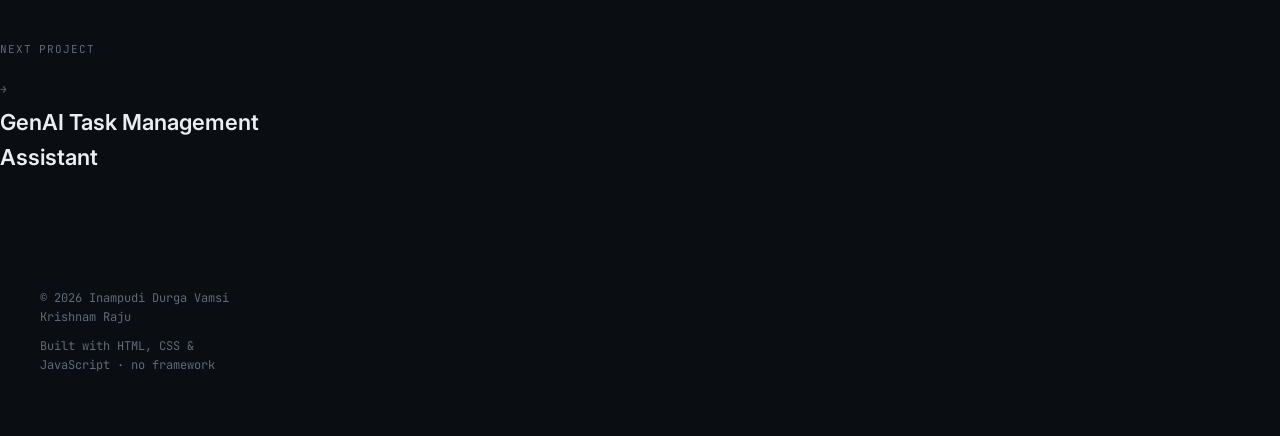
<file: projects/atomsphere.html>
<!DOCTYPE html>
<html lang="en">
<head>
<meta charset="UTF-8">
<meta name="viewport" content="width=device-width, initial-scale=1.0">
<title>AtomSphere Nexus — Vamsi Raju</title>
<meta name="description" content="A multi-role SaaS platform to streamline employee performance management, goal tracking, project monitoring, KPI evaluation, review cycles, and organizational analytics through a centralized system.">
<link rel="icon" href="../assets/favicon.svg" type="image/svg+xml">
<link rel="preconnect" href="https://fonts.googleapis.com">
<link rel="preconnect" href="https://fonts.gstatic.com" crossorigin>
<link href="https://fonts.googleapis.com/css2?family=Space+Grotesk:wght@500;600;700&family=Inter:wght@400;500;600;700&family=JetBrains+Mono:wght@400;500;600&display=swap" rel="stylesheet">
<link rel="stylesheet" href="../styles.css">
</head>
<body>

<div class="scrim" data-scrim></div>

<div class="mobile-bar">
  <div class="brand"><span class="dot pulse"></span><span class="brand-name">IDVKR</span></div>
  <button class="menu-btn" data-menu-toggle aria-label="Open navigation"><span></span></button>
</div>

<div class="app">

  <aside class="sidebar" data-sidebar>
    <div class="sidebar-top">
      <div class="brand"><span class="dot pulse"></span><span class="brand-name">Vamsi&nbsp;Raju</span></div>
      <div class="availability">Open to full-time roles</div>
    </div>

    <nav class="sidebar-nav">
      <a href="../index.html#hero" data-nav-link><span class="idx">00</span> intro</a>
      <a href="../index.html#about" data-nav-link><span class="idx">01</span> about</a>
      <a href="../index.html#experience" data-nav-link><span class="idx">02</span> experience</a>
      <a href="../index.html#projects" data-nav-link class="active"><span class="idx">03</span> projects</a>
      <a href="../index.html#skills" data-nav-link><span class="idx">04</span> skills</a>
      <a href="../index.html#education" data-nav-link><span class="idx">05</span> education</a>
      <a href="../index.html#certifications" data-nav-link><span class="idx">06</span> certifications</a>
      <a href="../index.html#leadership" data-nav-link><span class="idx">07</span> leadership</a>
      <a href="../index.html#contact" data-nav-link><span class="idx">08</span> contact</a>
      <a href="../resume.html" data-nav-link><span class="idx">09</span> resume</a>
    </nav>

    <div class="sidebar-session">
      <span class="path">visitor@vamsi:~/projects/atomsphere</span><span class="cursor"></span>
    </div>

    <div class="sidebar-bottom">
      <div class="sidebar-socials">
        <a class="icon-btn" href="https://github.com/Vamsi112-max" target="_blank" rel="noopener" aria-label="GitHub">
          <svg viewBox="0 0 24 24" fill="currentColor"><path d="M12 .5C5.65.5.5 5.65.5 12c0 5.08 3.29 9.39 7.86 10.91.57.1.78-.25.78-.55 0-.27-.01-1.16-.02-2.11-3.2.7-3.87-1.36-3.87-1.36-.53-1.34-1.29-1.7-1.29-1.7-1.05-.72.08-.71.08-.71 1.17.08 1.78 1.2 1.78 1.2 1.03 1.77 2.71 1.26 3.37.96.1-.75.4-1.26.73-1.55-2.55-.29-5.24-1.28-5.24-5.68 0-1.26.45-2.28 1.19-3.09-.12-.29-.52-1.46.11-3.05 0 0 .97-.31 3.18 1.18a11 11 0 0 1 5.79 0c2.2-1.49 3.17-1.18 3.17-1.18.64 1.59.24 2.76.12 3.05.74.81 1.18 1.83 1.18 3.09 0 4.41-2.69 5.38-5.25 5.67.41.36.78 1.08.78 2.17 0 1.57-.01 2.83-.01 3.22 0 .3.2.66.79.55A10.52 10.52 0 0 0 23.5 12C23.5 5.65 18.35.5 12 .5Z"/></svg>
        </a>
        <a class="icon-btn" href="https://linkedin.com/in/inampudi-vamsi" target="_blank" rel="noopener" aria-label="LinkedIn">
          <svg viewBox="0 0 24 24" fill="currentColor"><path d="M4.98 3.5C4.98 4.88 3.9 6 2.5 6S0 4.88 0 3.5 1.12 1 2.5 1s2.48 1.12 2.48 2.5ZM.24 8.24h4.5V23H.24V8.24ZM8.02 8.24h4.31v2.01h.06c.6-1.13 2.07-2.33 4.26-2.33 4.56 0 5.4 3 5.4 6.9V23h-4.5v-6.9c0-1.65-.03-3.77-2.3-3.77-2.3 0-2.65 1.8-2.65 3.65V23h-4.5V8.24Z"/></svg>
        </a>
        <a class="icon-btn" href="mailto:vamsiinampudi01@gmail.com" aria-label="Email">
          <svg viewBox="0 0 24 24" fill="none" stroke="currentColor" stroke-width="1.8"><path d="M3 5h18v14H3V5Z"/><path d="m3 6 9 7 9-7"/></svg>
        </a>
      </div>
      <div class="sidebar-copy">&copy; <span data-year>2026</span> · built without a framework</div>
    </div>
  </aside>

  <main class="main">

    <section class="project-hero">
      <div class="wrap">
        <a class="back-link" href="../index.html#projects">&larr; Back to projects</a>
        <div class="eyebrow">Goal Intelligence & Performance Tracking SaaS Platform</div>
        <h1>AtomSphere Nexus</h1>
        <div class="project-meta-row">
          <span class="project-status live">Live demo</span>
          <span class="tag">React.js</span><span class="tag">Supabase</span><span class="tag">SQL</span><span class="tag">REST API</span>
        </div>
        <p class="lede">A multi-role SaaS platform to streamline employee performance management, goal tracking, project monitoring, KPI evaluation, review cycles, and organizational analytics through a centralized system.</p>
        <div class="project-hero-links">
          <a class="btn btn-primary" href="https://atom-sphere-nexus.vercel.app" target="_blank" rel="noopener">Live demo &rarr;</a><a class="btn btn-ghost" href="https://github.com/Vamsi112-max/AtomSphere-Nexus" target="_blank" rel="noopener">Source on GitHub</a>
        </div>
      </div>
    </section>

    <div class="wrap">
      <div class="detail-grid">
        <div class="detail-main">

          <div class="detail-block">
            <h2>Problem</h2>
            <p>Organizations need a single place to track goals, KPIs, and performance reviews across different roles, instead of scattered spreadsheets and disconnected tools.</p>
          </div>

          <div class="detail-block">
            <h2>My Role</h2>
            <p>I built AtomSphere Nexus end to end — from database schema design to deployed, role-based dashboards.</p>
          </div>

          <div class="detail-block">
            <h2>Key Features</h2>
            <ul>
              <li>Role-based dashboards for Employees, Managers, and Admins</li>
              <li>Real-time synchronization across the platform</li>
              <li>Automated performance reviews and KPI evaluation</li>
              <li>PDF/Excel report generation</li>
              <li>Secure, centralized data management</li>
            </ul>
          </div>

          <div class="detail-block">
            <h2>Challenges</h2>
            <p>Designing role-based dashboards meant modeling permissions and data visibility carefully across Employee, Manager, and Admin roles while keeping real-time sync consistent across all of them.</p>
          </div>

          <div class="detail-block">
            <h2>What I Learned</h2>
            <p>Working with Supabase and React.js together taught me how to structure a multi-role SaaS data model and keep front-end state reliably in sync with a live backend.</p>
          </div>

        </div>

        <div class="detail-side">
          <div class="side-card">
            <h3>Tech Stack</h3>
            <div><span class="tag">React.js</span><span class="tag">Supabase</span><span class="tag">SQL</span><span class="tag">REST API</span></div>
            <div class="side-links">
              <a href="https://atom-sphere-nexus.vercel.app" target="_blank" rel="noopener">&#9679; Live demo</a><a href="https://github.com/Vamsi112-max/AtomSphere-Nexus" target="_blank" rel="noopener">&#9679; Source code</a>
            </div>
          </div>
        </div>
      </div>
    </div>

    <div class="next-project">
      <div>
        <span class="lbl">Next project</span>
      </div>
      <a href="genai-task.html">
        <span class="lbl">&rarr;</span>
        <span class="name">GenAI Task Management Assistant</span>
      </a>
    </div>

    <footer>
      <div class="wrap" style="width:100%; display:flex; justify-content:space-between; flex-wrap:wrap; gap:10px;">
        <span>&copy; <span data-year>2026</span> Inampudi Durga Vamsi Krishnam Raju</span>
        <span>Built with HTML, CSS &amp; JavaScript · no framework</span>
      </div>
    </footer>

  </main>
</div>

<script src="../script.js"></script>
</body>
</html>
</file>
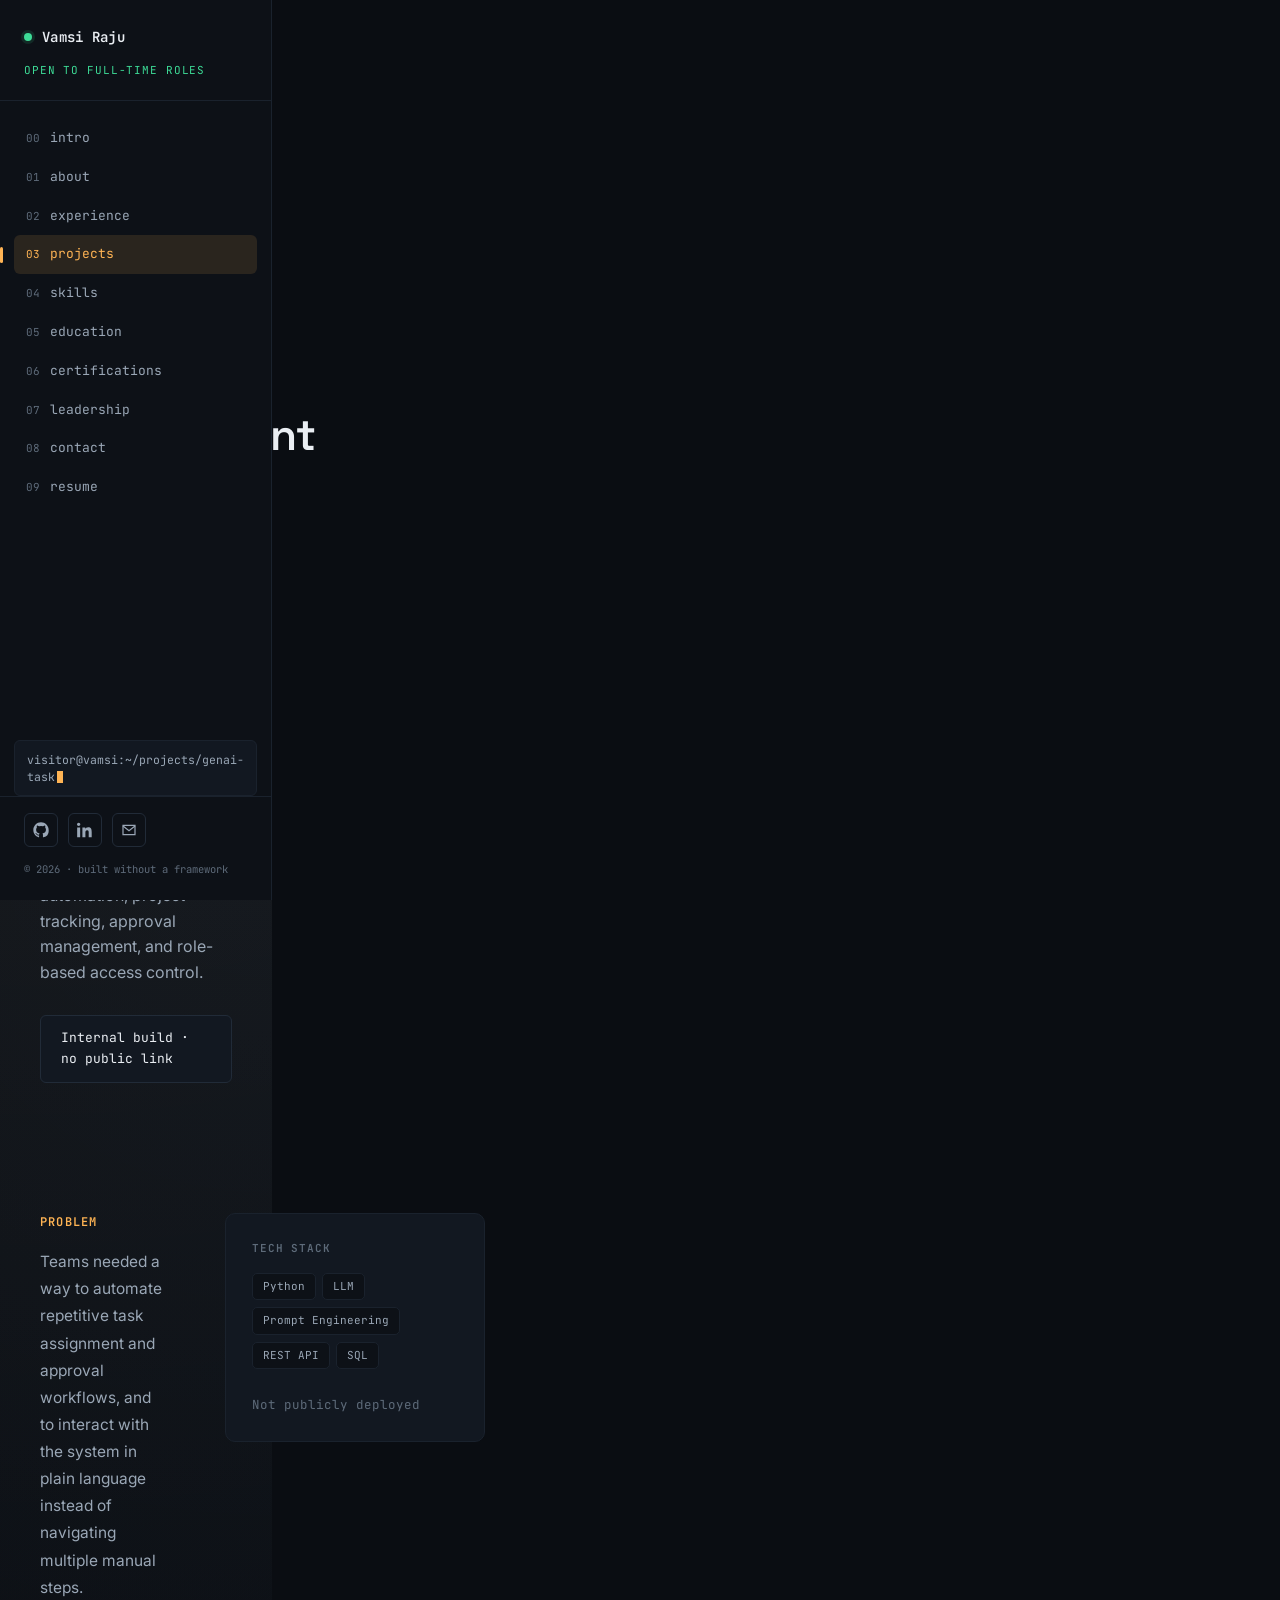
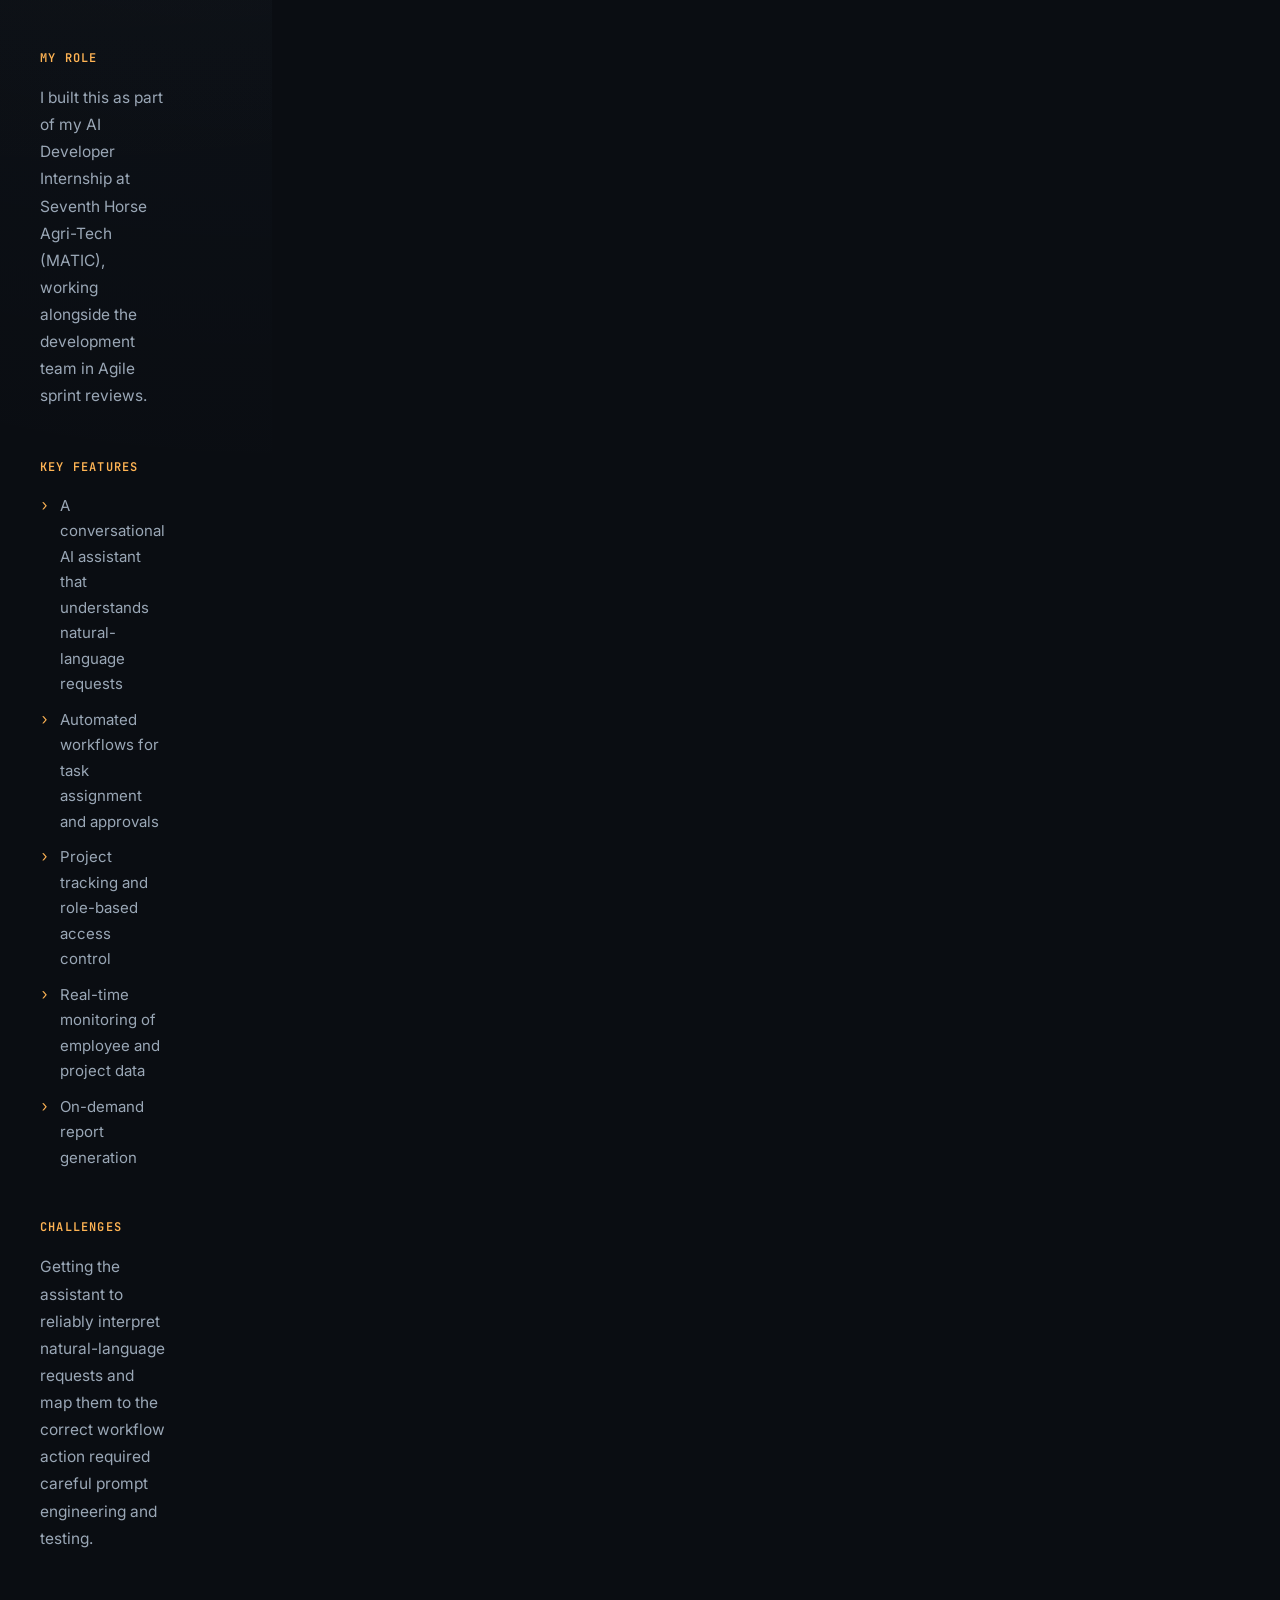
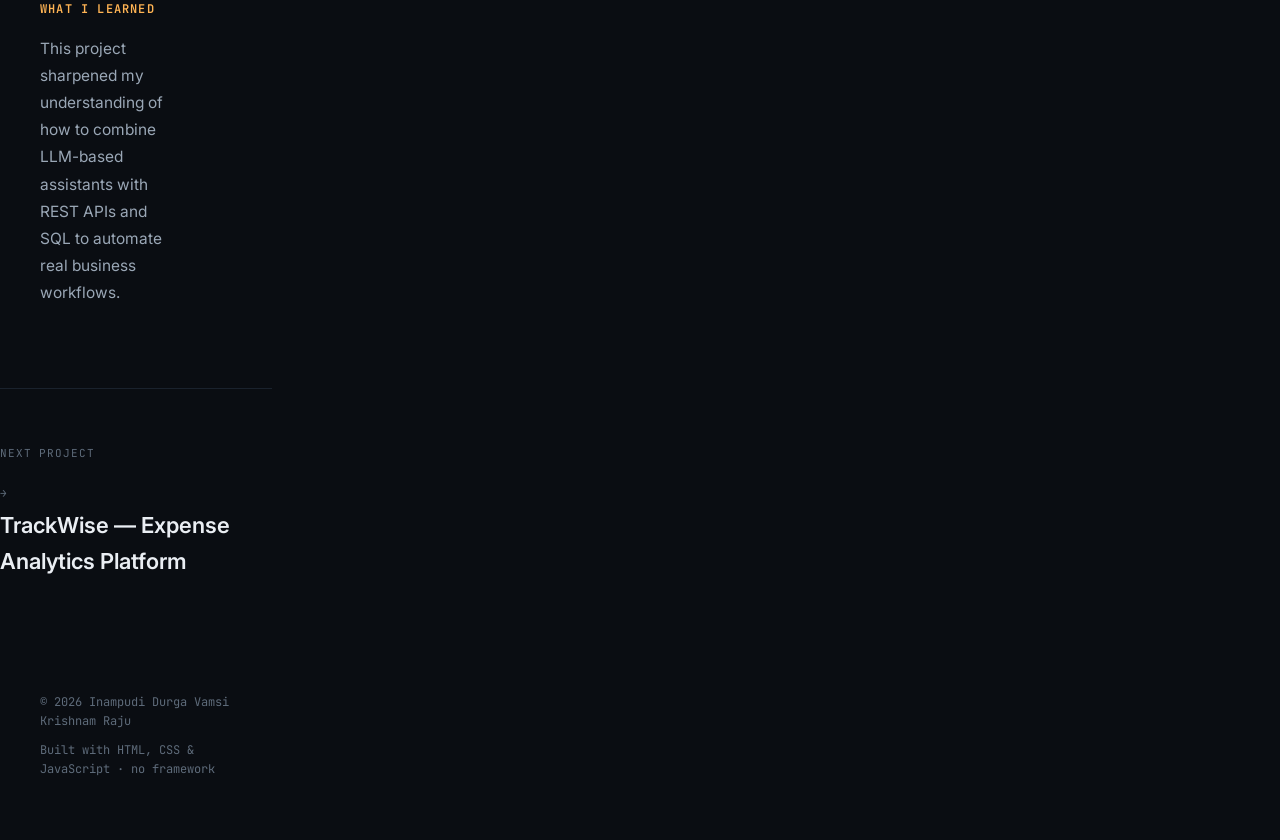
<file: projects/genai-task.html>
<!DOCTYPE html>
<html lang="en">
<head>
<meta charset="UTF-8">
<meta name="viewport" content="width=device-width, initial-scale=1.0">
<title>GenAI Task Management Assistant — Vamsi Raju</title>
<meta name="description" content="An AI-powered enterprise task management platform to streamline company operations through intelligent task assignment, workflow automation, project tracking, approval management, and role-based access control.">
<link rel="icon" href="../assets/favicon.svg" type="image/svg+xml">
<link rel="preconnect" href="https://fonts.googleapis.com">
<link rel="preconnect" href="https://fonts.gstatic.com" crossorigin>
<link href="https://fonts.googleapis.com/css2?family=Space+Grotesk:wght@500;600;700&family=Inter:wght@400;500;600;700&family=JetBrains+Mono:wght@400;500;600&display=swap" rel="stylesheet">
<link rel="stylesheet" href="../styles.css">
</head>
<body>

<div class="scrim" data-scrim></div>

<div class="mobile-bar">
  <div class="brand"><span class="dot pulse"></span><span class="brand-name">IDVKR</span></div>
  <button class="menu-btn" data-menu-toggle aria-label="Open navigation"><span></span></button>
</div>

<div class="app">

  <aside class="sidebar" data-sidebar>
    <div class="sidebar-top">
      <div class="brand"><span class="dot pulse"></span><span class="brand-name">Vamsi&nbsp;Raju</span></div>
      <div class="availability">Open to full-time roles</div>
    </div>

    <nav class="sidebar-nav">
      <a href="../index.html#hero" data-nav-link><span class="idx">00</span> intro</a>
      <a href="../index.html#about" data-nav-link><span class="idx">01</span> about</a>
      <a href="../index.html#experience" data-nav-link><span class="idx">02</span> experience</a>
      <a href="../index.html#projects" data-nav-link class="active"><span class="idx">03</span> projects</a>
      <a href="../index.html#skills" data-nav-link><span class="idx">04</span> skills</a>
      <a href="../index.html#education" data-nav-link><span class="idx">05</span> education</a>
      <a href="../index.html#certifications" data-nav-link><span class="idx">06</span> certifications</a>
      <a href="../index.html#leadership" data-nav-link><span class="idx">07</span> leadership</a>
      <a href="../index.html#contact" data-nav-link><span class="idx">08</span> contact</a>
      <a href="../resume.html" data-nav-link><span class="idx">09</span> resume</a>
    </nav>

    <div class="sidebar-session">
      <span class="path">visitor@vamsi:~/projects/genai-task</span><span class="cursor"></span>
    </div>

    <div class="sidebar-bottom">
      <div class="sidebar-socials">
        <a class="icon-btn" href="https://github.com/Vamsi112-max" target="_blank" rel="noopener" aria-label="GitHub">
          <svg viewBox="0 0 24 24" fill="currentColor"><path d="M12 .5C5.65.5.5 5.65.5 12c0 5.08 3.29 9.39 7.86 10.91.57.1.78-.25.78-.55 0-.27-.01-1.16-.02-2.11-3.2.7-3.87-1.36-3.87-1.36-.53-1.34-1.29-1.7-1.29-1.7-1.05-.72.08-.71.08-.71 1.17.08 1.78 1.2 1.78 1.2 1.03 1.77 2.71 1.26 3.37.96.1-.75.4-1.26.73-1.55-2.55-.29-5.24-1.28-5.24-5.68 0-1.26.45-2.28 1.19-3.09-.12-.29-.52-1.46.11-3.05 0 0 .97-.31 3.18 1.18a11 11 0 0 1 5.79 0c2.2-1.49 3.17-1.18 3.17-1.18.64 1.59.24 2.76.12 3.05.74.81 1.18 1.83 1.18 3.09 0 4.41-2.69 5.38-5.25 5.67.41.36.78 1.08.78 2.17 0 1.57-.01 2.83-.01 3.22 0 .3.2.66.79.55A10.52 10.52 0 0 0 23.5 12C23.5 5.65 18.35.5 12 .5Z"/></svg>
        </a>
        <a class="icon-btn" href="https://linkedin.com/in/inampudi-vamsi" target="_blank" rel="noopener" aria-label="LinkedIn">
          <svg viewBox="0 0 24 24" fill="currentColor"><path d="M4.98 3.5C4.98 4.88 3.9 6 2.5 6S0 4.88 0 3.5 1.12 1 2.5 1s2.48 1.12 2.48 2.5ZM.24 8.24h4.5V23H.24V8.24ZM8.02 8.24h4.31v2.01h.06c.6-1.13 2.07-2.33 4.26-2.33 4.56 0 5.4 3 5.4 6.9V23h-4.5v-6.9c0-1.65-.03-3.77-2.3-3.77-2.3 0-2.65 1.8-2.65 3.65V23h-4.5V8.24Z"/></svg>
        </a>
        <a class="icon-btn" href="mailto:vamsiinampudi01@gmail.com" aria-label="Email">
          <svg viewBox="0 0 24 24" fill="none" stroke="currentColor" stroke-width="1.8"><path d="M3 5h18v14H3V5Z"/><path d="m3 6 9 7 9-7"/></svg>
        </a>
      </div>
      <div class="sidebar-copy">&copy; <span data-year>2026</span> · built without a framework</div>
    </div>
  </aside>

  <main class="main">

    <section class="project-hero">
      <div class="wrap">
        <a class="back-link" href="../index.html#projects">&larr; Back to projects</a>
        <div class="eyebrow">AI-Powered Enterprise Task Management</div>
        <h1>GenAI Task Management Assistant</h1>
        <div class="project-meta-row">
          <span class="project-status ">Internal build</span>
          <span class="tag">Python</span><span class="tag">LLM</span><span class="tag">Prompt Engineering</span><span class="tag">REST API</span><span class="tag">SQL</span>
        </div>
        <p class="lede">An AI-powered enterprise task management platform to streamline company operations through intelligent task assignment, workflow automation, project tracking, approval management, and role-based access control.</p>
        <div class="project-hero-links">
          <span class="btn btn-ghost" style="cursor:default;">Internal build · no public link</span>
        </div>
      </div>
    </section>

    <div class="wrap">
      <div class="detail-grid">
        <div class="detail-main">

          <div class="detail-block">
            <h2>Problem</h2>
            <p>Teams needed a way to automate repetitive task assignment and approval workflows, and to interact with the system in plain language instead of navigating multiple manual steps.</p>
          </div>

          <div class="detail-block">
            <h2>My Role</h2>
            <p>I built this as part of my AI Developer Internship at Seventh Horse Agri-Tech (MATIC), working alongside the development team in Agile sprint reviews.</p>
          </div>

          <div class="detail-block">
            <h2>Key Features</h2>
            <ul>
              <li>A conversational AI assistant that understands natural-language requests</li>
              <li>Automated workflows for task assignment and approvals</li>
              <li>Project tracking and role-based access control</li>
              <li>Real-time monitoring of employee and project data</li>
              <li>On-demand report generation</li>
            </ul>
          </div>

          <div class="detail-block">
            <h2>Challenges</h2>
            <p>Getting the assistant to reliably interpret natural-language requests and map them to the correct workflow action required careful prompt engineering and testing.</p>
          </div>

          <div class="detail-block">
            <h2>What I Learned</h2>
            <p>This project sharpened my understanding of how to combine LLM-based assistants with REST APIs and SQL to automate real business workflows.</p>
          </div>

        </div>

        <div class="detail-side">
          <div class="side-card">
            <h3>Tech Stack</h3>
            <div><span class="tag">Python</span><span class="tag">LLM</span><span class="tag">Prompt Engineering</span><span class="tag">REST API</span><span class="tag">SQL</span></div>
            <div class="side-links">
              <span style="font-family:var(--font-mono); font-size:12.5px; color:var(--text-faint);">Not publicly deployed</span>
            </div>
          </div>
        </div>
      </div>
    </div>

    <div class="next-project">
      <div>
        <span class="lbl">Next project</span>
      </div>
      <a href="trackwise.html">
        <span class="lbl">&rarr;</span>
        <span class="name">TrackWise — Expense Analytics Platform</span>
      </a>
    </div>

    <footer>
      <div class="wrap" style="width:100%; display:flex; justify-content:space-between; flex-wrap:wrap; gap:10px;">
        <span>&copy; <span data-year>2026</span> Inampudi Durga Vamsi Krishnam Raju</span>
        <span>Built with HTML, CSS &amp; JavaScript · no framework</span>
      </div>
    </footer>

  </main>
</div>

<script src="../script.js"></script>
</body>
</html>
</file>
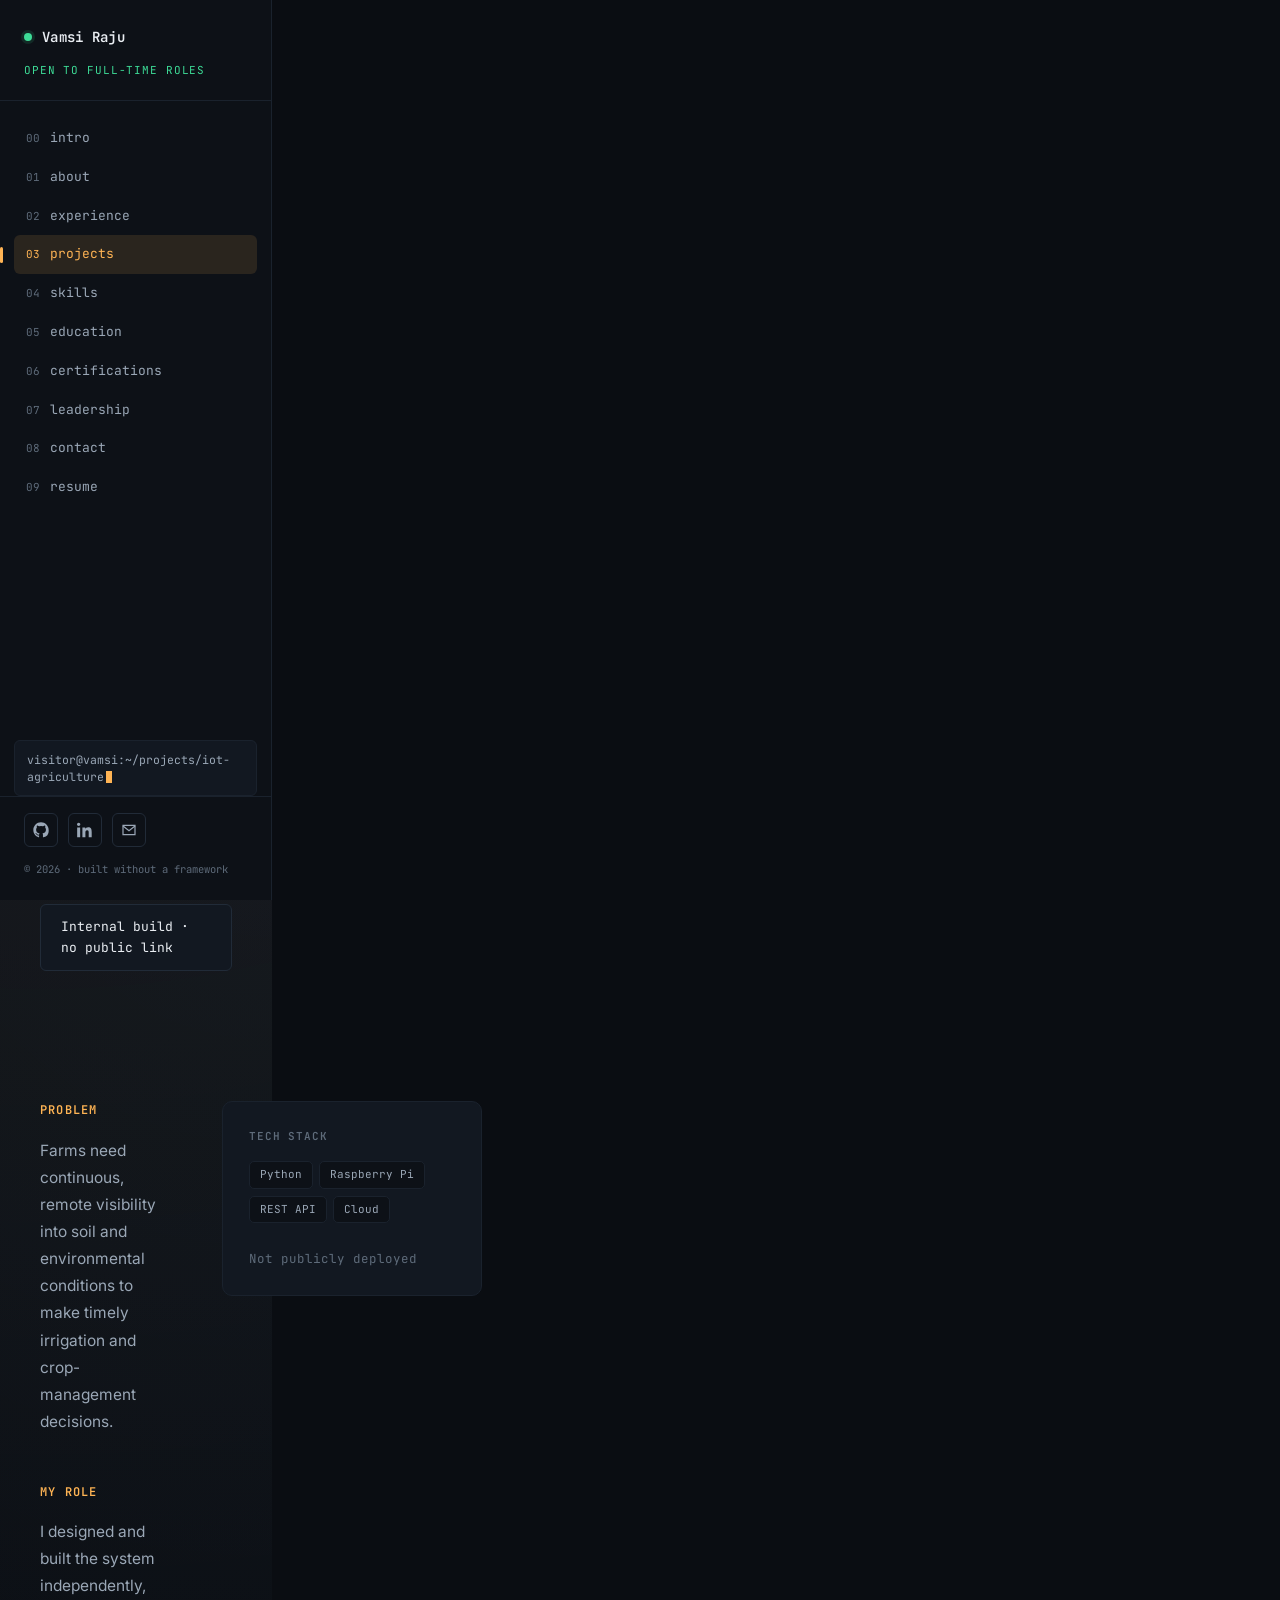
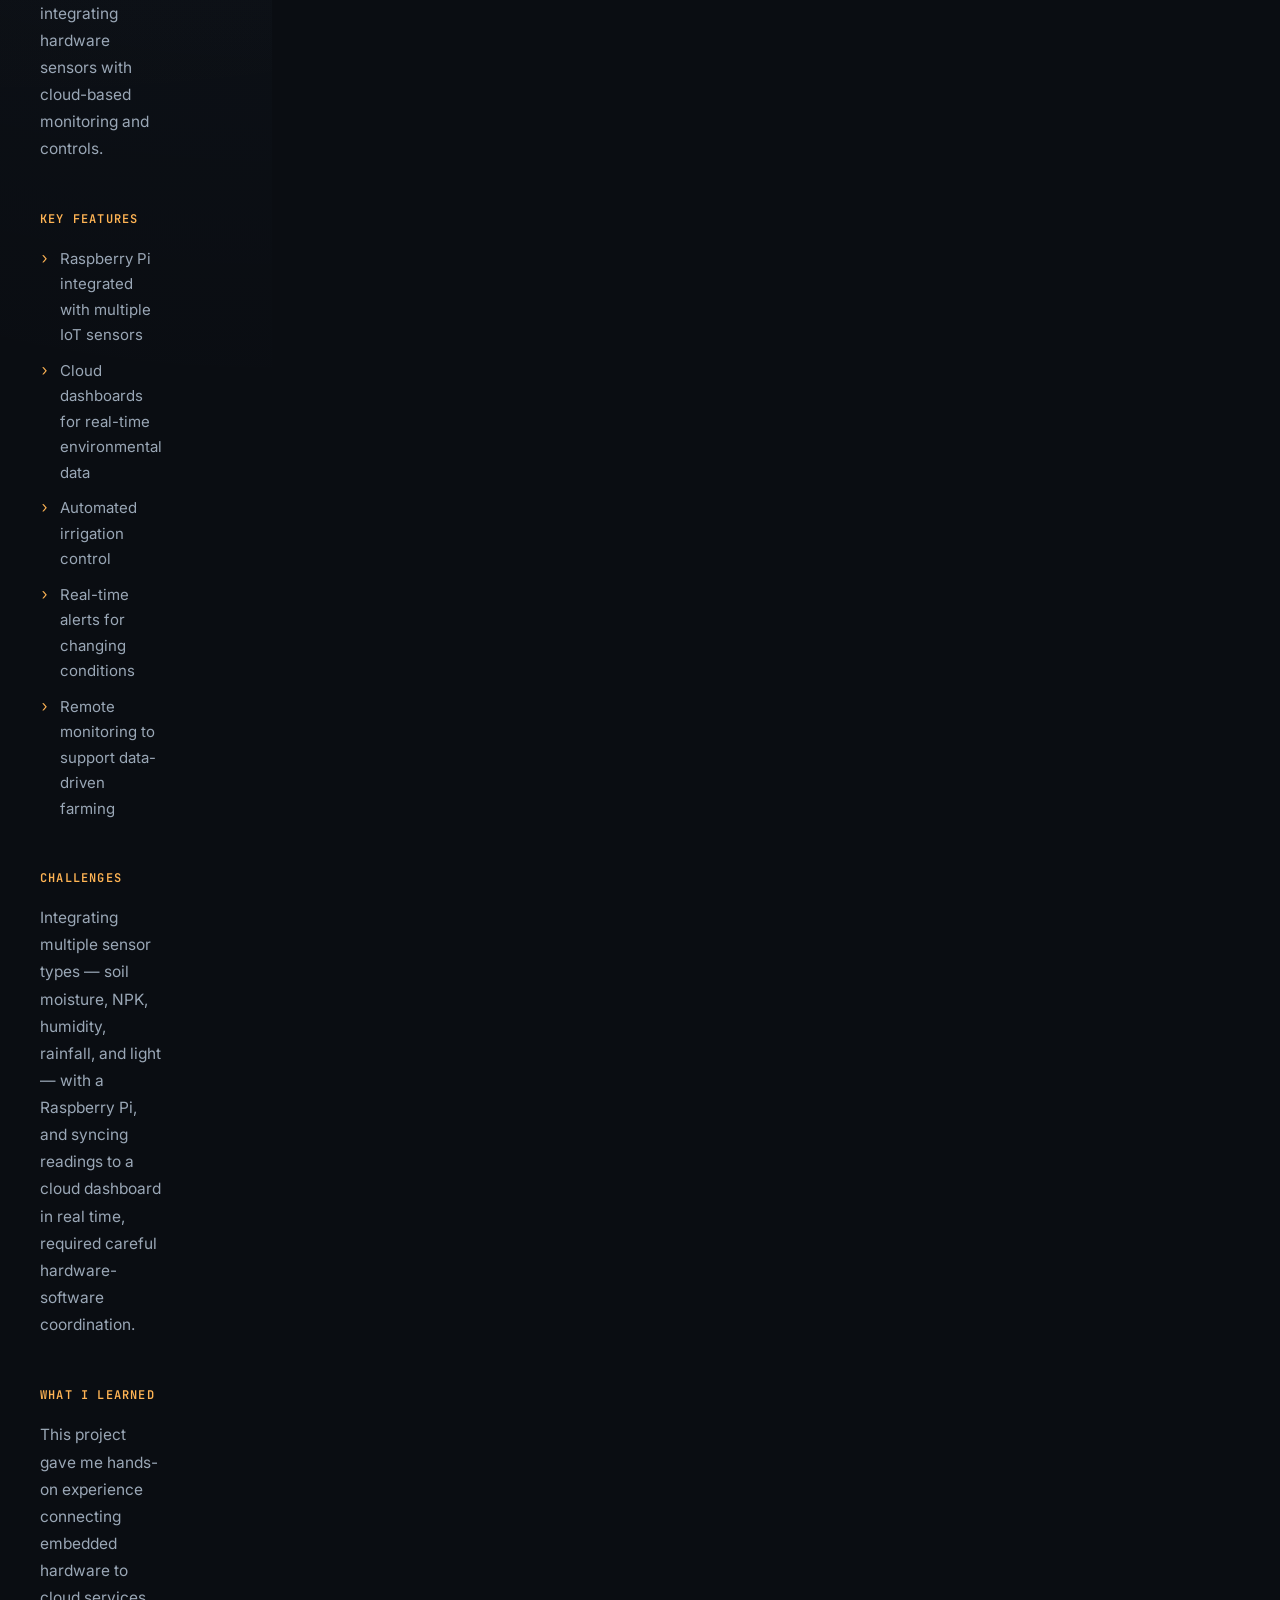
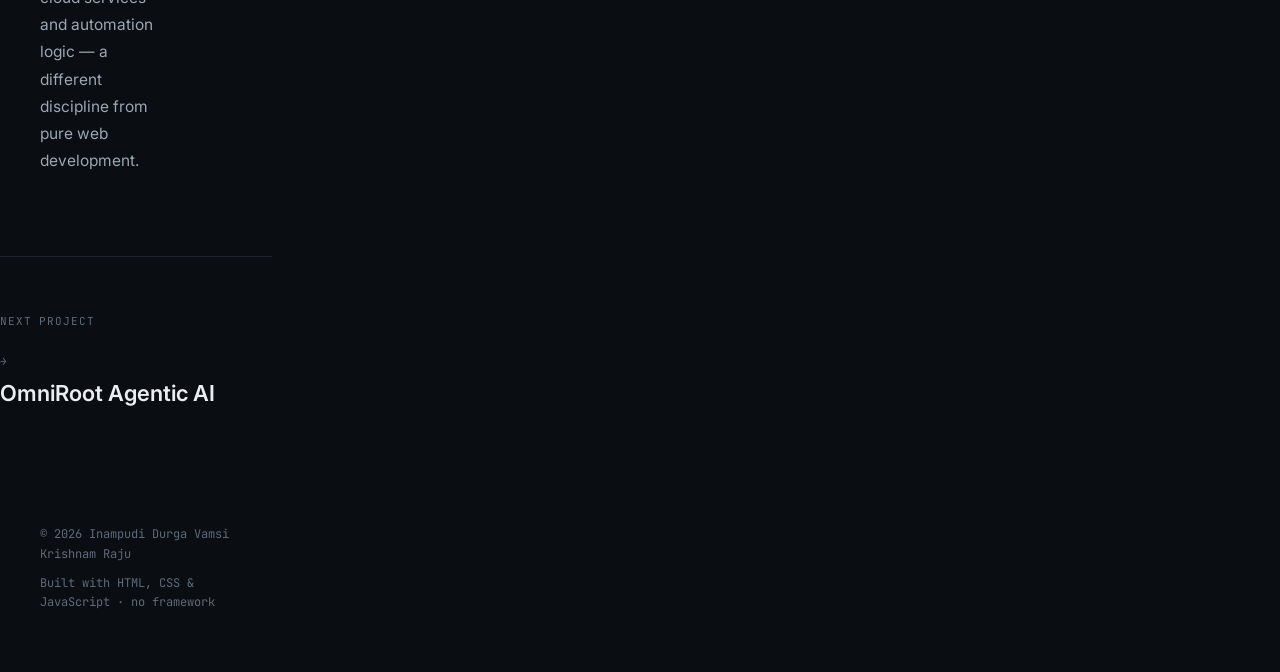
<file: projects/iot-agriculture.html>
<!DOCTYPE html>
<html lang="en">
<head>
<meta charset="UTF-8">
<meta name="viewport" content="width=device-width, initial-scale=1.0">
<title>IoT Smart Agriculture System — Vamsi Raju</title>
<meta name="description" content="An IoT-based smart agriculture platform monitoring soil moisture, temperature, humidity, rainfall, water level, NPK nutrients, and light intensity for intelligent crop management.">
<link rel="icon" href="../assets/favicon.svg" type="image/svg+xml">
<link rel="preconnect" href="https://fonts.googleapis.com">
<link rel="preconnect" href="https://fonts.gstatic.com" crossorigin>
<link href="https://fonts.googleapis.com/css2?family=Space+Grotesk:wght@500;600;700&family=Inter:wght@400;500;600;700&family=JetBrains+Mono:wght@400;500;600&display=swap" rel="stylesheet">
<link rel="stylesheet" href="../styles.css">
</head>
<body>

<div class="scrim" data-scrim></div>

<div class="mobile-bar">
  <div class="brand"><span class="dot pulse"></span><span class="brand-name">IDVKR</span></div>
  <button class="menu-btn" data-menu-toggle aria-label="Open navigation"><span></span></button>
</div>

<div class="app">

  <aside class="sidebar" data-sidebar>
    <div class="sidebar-top">
      <div class="brand"><span class="dot pulse"></span><span class="brand-name">Vamsi&nbsp;Raju</span></div>
      <div class="availability">Open to full-time roles</div>
    </div>

    <nav class="sidebar-nav">
      <a href="../index.html#hero" data-nav-link><span class="idx">00</span> intro</a>
      <a href="../index.html#about" data-nav-link><span class="idx">01</span> about</a>
      <a href="../index.html#experience" data-nav-link><span class="idx">02</span> experience</a>
      <a href="../index.html#projects" data-nav-link class="active"><span class="idx">03</span> projects</a>
      <a href="../index.html#skills" data-nav-link><span class="idx">04</span> skills</a>
      <a href="../index.html#education" data-nav-link><span class="idx">05</span> education</a>
      <a href="../index.html#certifications" data-nav-link><span class="idx">06</span> certifications</a>
      <a href="../index.html#leadership" data-nav-link><span class="idx">07</span> leadership</a>
      <a href="../index.html#contact" data-nav-link><span class="idx">08</span> contact</a>
      <a href="../resume.html" data-nav-link><span class="idx">09</span> resume</a>
    </nav>

    <div class="sidebar-session">
      <span class="path">visitor@vamsi:~/projects/iot-agriculture</span><span class="cursor"></span>
    </div>

    <div class="sidebar-bottom">
      <div class="sidebar-socials">
        <a class="icon-btn" href="https://github.com/Vamsi112-max" target="_blank" rel="noopener" aria-label="GitHub">
          <svg viewBox="0 0 24 24" fill="currentColor"><path d="M12 .5C5.65.5.5 5.65.5 12c0 5.08 3.29 9.39 7.86 10.91.57.1.78-.25.78-.55 0-.27-.01-1.16-.02-2.11-3.2.7-3.87-1.36-3.87-1.36-.53-1.34-1.29-1.7-1.29-1.7-1.05-.72.08-.71.08-.71 1.17.08 1.78 1.2 1.78 1.2 1.03 1.77 2.71 1.26 3.37.96.1-.75.4-1.26.73-1.55-2.55-.29-5.24-1.28-5.24-5.68 0-1.26.45-2.28 1.19-3.09-.12-.29-.52-1.46.11-3.05 0 0 .97-.31 3.18 1.18a11 11 0 0 1 5.79 0c2.2-1.49 3.17-1.18 3.17-1.18.64 1.59.24 2.76.12 3.05.74.81 1.18 1.83 1.18 3.09 0 4.41-2.69 5.38-5.25 5.67.41.36.78 1.08.78 2.17 0 1.57-.01 2.83-.01 3.22 0 .3.2.66.79.55A10.52 10.52 0 0 0 23.5 12C23.5 5.65 18.35.5 12 .5Z"/></svg>
        </a>
        <a class="icon-btn" href="https://linkedin.com/in/inampudi-vamsi" target="_blank" rel="noopener" aria-label="LinkedIn">
          <svg viewBox="0 0 24 24" fill="currentColor"><path d="M4.98 3.5C4.98 4.88 3.9 6 2.5 6S0 4.88 0 3.5 1.12 1 2.5 1s2.48 1.12 2.48 2.5ZM.24 8.24h4.5V23H.24V8.24ZM8.02 8.24h4.31v2.01h.06c.6-1.13 2.07-2.33 4.26-2.33 4.56 0 5.4 3 5.4 6.9V23h-4.5v-6.9c0-1.65-.03-3.77-2.3-3.77-2.3 0-2.65 1.8-2.65 3.65V23h-4.5V8.24Z"/></svg>
        </a>
        <a class="icon-btn" href="mailto:vamsiinampudi01@gmail.com" aria-label="Email">
          <svg viewBox="0 0 24 24" fill="none" stroke="currentColor" stroke-width="1.8"><path d="M3 5h18v14H3V5Z"/><path d="m3 6 9 7 9-7"/></svg>
        </a>
      </div>
      <div class="sidebar-copy">&copy; <span data-year>2026</span> · built without a framework</div>
    </div>
  </aside>

  <main class="main">

    <section class="project-hero">
      <div class="wrap">
        <a class="back-link" href="../index.html#projects">&larr; Back to projects</a>
        <div class="eyebrow">Sensor-Driven Crop Monitoring</div>
        <h1>IoT Smart Agriculture System</h1>
        <div class="project-meta-row">
          <span class="project-status ">Hardware + Cloud</span>
          <span class="tag">Python</span><span class="tag">Raspberry Pi</span><span class="tag">REST API</span><span class="tag">Cloud</span>
        </div>
        <p class="lede">An IoT-based smart agriculture platform monitoring soil moisture, temperature, humidity, rainfall, water level, NPK nutrients, and light intensity for intelligent crop management.</p>
        <div class="project-hero-links">
          <span class="btn btn-ghost" style="cursor:default;">Internal build · no public link</span>
        </div>
      </div>
    </section>

    <div class="wrap">
      <div class="detail-grid">
        <div class="detail-main">

          <div class="detail-block">
            <h2>Problem</h2>
            <p>Farms need continuous, remote visibility into soil and environmental conditions to make timely irrigation and crop-management decisions.</p>
          </div>

          <div class="detail-block">
            <h2>My Role</h2>
            <p>I designed and built the system independently, integrating hardware sensors with cloud-based monitoring and controls.</p>
          </div>

          <div class="detail-block">
            <h2>Key Features</h2>
            <ul>
              <li>Raspberry Pi integrated with multiple IoT sensors</li>
              <li>Cloud dashboards for real-time environmental data</li>
              <li>Automated irrigation control</li>
              <li>Real-time alerts for changing conditions</li>
              <li>Remote monitoring to support data-driven farming</li>
            </ul>
          </div>

          <div class="detail-block">
            <h2>Challenges</h2>
            <p>Integrating multiple sensor types — soil moisture, NPK, humidity, rainfall, and light — with a Raspberry Pi, and syncing readings to a cloud dashboard in real time, required careful hardware-software coordination.</p>
          </div>

          <div class="detail-block">
            <h2>What I Learned</h2>
            <p>This project gave me hands-on experience connecting embedded hardware to cloud services and automation logic — a different discipline from pure web development.</p>
          </div>

        </div>

        <div class="detail-side">
          <div class="side-card">
            <h3>Tech Stack</h3>
            <div><span class="tag">Python</span><span class="tag">Raspberry Pi</span><span class="tag">REST API</span><span class="tag">Cloud</span></div>
            <div class="side-links">
              <span style="font-family:var(--font-mono); font-size:12.5px; color:var(--text-faint);">Not publicly deployed</span>
            </div>
          </div>
        </div>
      </div>
    </div>

    <div class="next-project">
      <div>
        <span class="lbl">Next project</span>
      </div>
      <a href="omniroot.html">
        <span class="lbl">&rarr;</span>
        <span class="name">OmniRoot Agentic AI</span>
      </a>
    </div>

    <footer>
      <div class="wrap" style="width:100%; display:flex; justify-content:space-between; flex-wrap:wrap; gap:10px;">
        <span>&copy; <span data-year>2026</span> Inampudi Durga Vamsi Krishnam Raju</span>
        <span>Built with HTML, CSS &amp; JavaScript · no framework</span>
      </div>
    </footer>

  </main>
</div>

<script src="../script.js"></script>
</body>
</html>
</file>
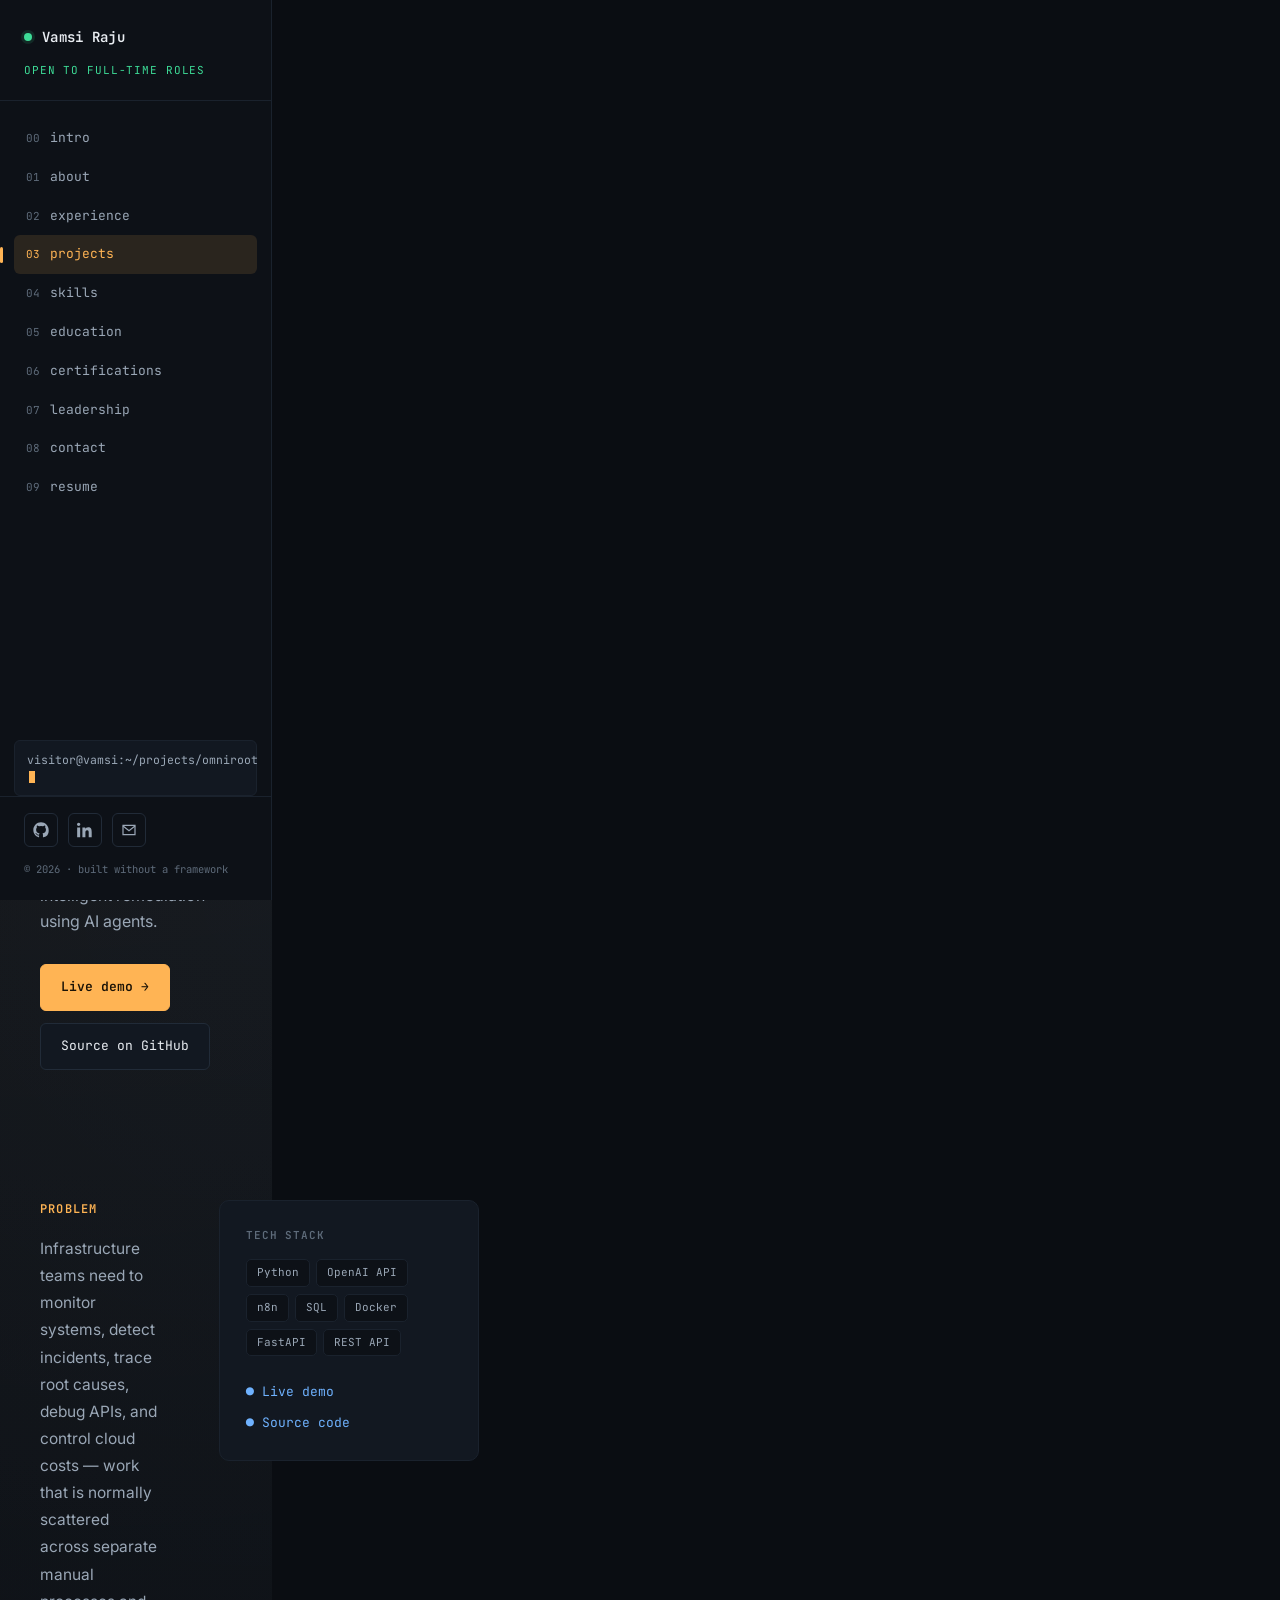
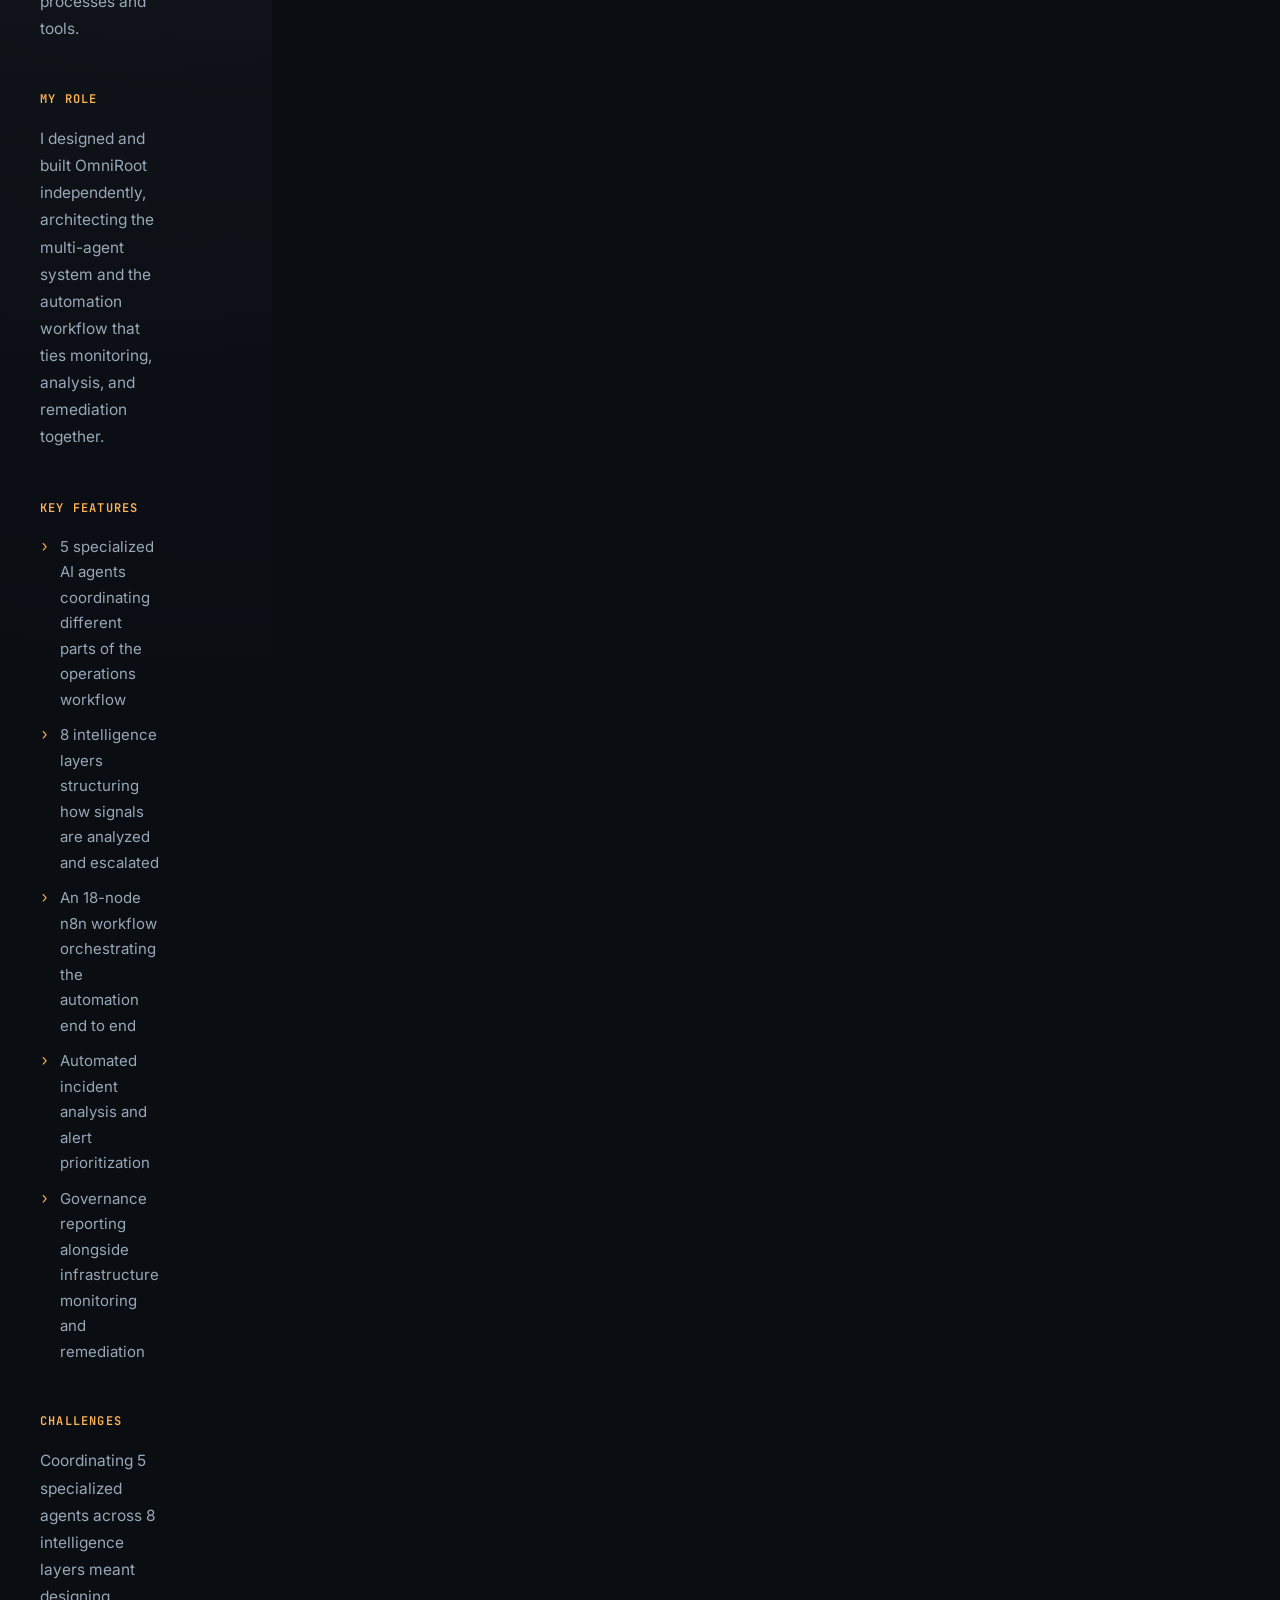
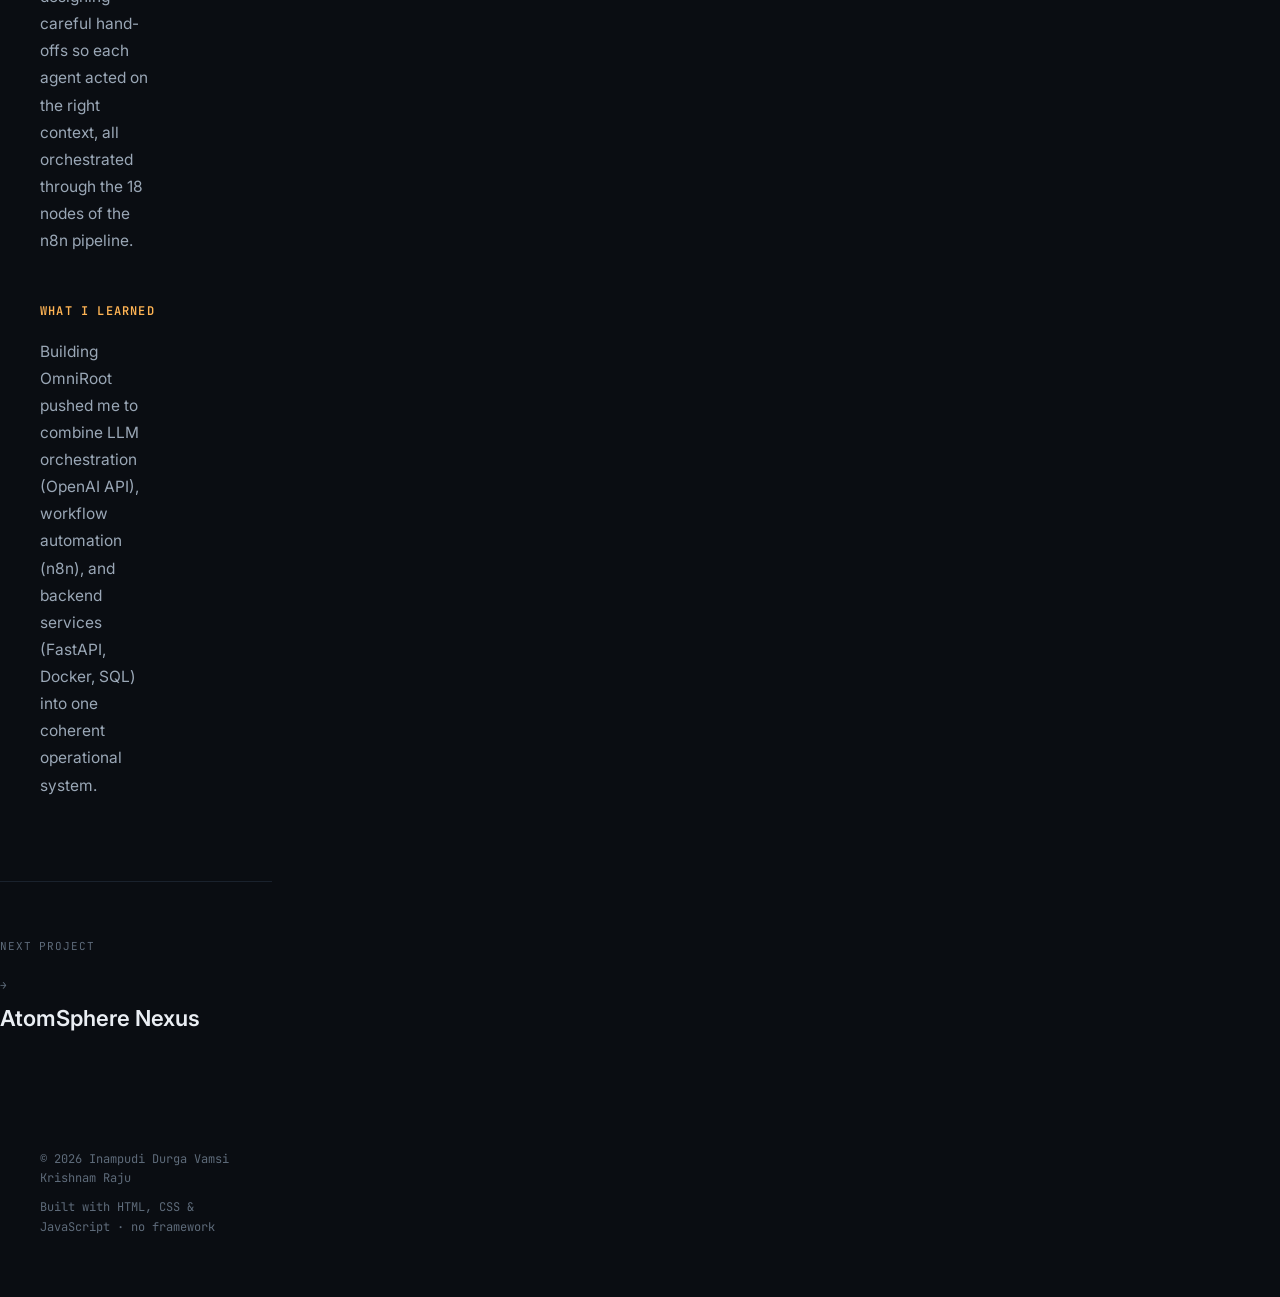
<file: projects/omniroot.html>
<!DOCTYPE html>
<html lang="en">
<head>
<meta charset="UTF-8">
<meta name="viewport" content="width=device-width, initial-scale=1.0">
<title>OmniRoot Agentic AI — Vamsi Raju</title>
<meta name="description" content="An enterprise AIOps platform automating infrastructure monitoring, incident detection, root cause analysis, API debugging, cloud cost optimization, security monitoring, and intelligent remediation using AI agents.">
<link rel="icon" href="../assets/favicon.svg" type="image/svg+xml">
<link rel="preconnect" href="https://fonts.googleapis.com">
<link rel="preconnect" href="https://fonts.gstatic.com" crossorigin>
<link href="https://fonts.googleapis.com/css2?family=Space+Grotesk:wght@500;600;700&family=Inter:wght@400;500;600;700&family=JetBrains+Mono:wght@400;500;600&display=swap" rel="stylesheet">
<link rel="stylesheet" href="../styles.css">
</head>
<body>

<div class="scrim" data-scrim></div>

<div class="mobile-bar">
  <div class="brand"><span class="dot pulse"></span><span class="brand-name">IDVKR</span></div>
  <button class="menu-btn" data-menu-toggle aria-label="Open navigation"><span></span></button>
</div>

<div class="app">

  <aside class="sidebar" data-sidebar>
    <div class="sidebar-top">
      <div class="brand"><span class="dot pulse"></span><span class="brand-name">Vamsi&nbsp;Raju</span></div>
      <div class="availability">Open to full-time roles</div>
    </div>

    <nav class="sidebar-nav">
      <a href="../index.html#hero" data-nav-link><span class="idx">00</span> intro</a>
      <a href="../index.html#about" data-nav-link><span class="idx">01</span> about</a>
      <a href="../index.html#experience" data-nav-link><span class="idx">02</span> experience</a>
      <a href="../index.html#projects" data-nav-link class="active"><span class="idx">03</span> projects</a>
      <a href="../index.html#skills" data-nav-link><span class="idx">04</span> skills</a>
      <a href="../index.html#education" data-nav-link><span class="idx">05</span> education</a>
      <a href="../index.html#certifications" data-nav-link><span class="idx">06</span> certifications</a>
      <a href="../index.html#leadership" data-nav-link><span class="idx">07</span> leadership</a>
      <a href="../index.html#contact" data-nav-link><span class="idx">08</span> contact</a>
      <a href="../resume.html" data-nav-link><span class="idx">09</span> resume</a>
    </nav>

    <div class="sidebar-session">
      <span class="path">visitor@vamsi:~/projects/omniroot</span><span class="cursor"></span>
    </div>

    <div class="sidebar-bottom">
      <div class="sidebar-socials">
        <a class="icon-btn" href="https://github.com/Vamsi112-max" target="_blank" rel="noopener" aria-label="GitHub">
          <svg viewBox="0 0 24 24" fill="currentColor"><path d="M12 .5C5.65.5.5 5.65.5 12c0 5.08 3.29 9.39 7.86 10.91.57.1.78-.25.78-.55 0-.27-.01-1.16-.02-2.11-3.2.7-3.87-1.36-3.87-1.36-.53-1.34-1.29-1.7-1.29-1.7-1.05-.72.08-.71.08-.71 1.17.08 1.78 1.2 1.78 1.2 1.03 1.77 2.71 1.26 3.37.96.1-.75.4-1.26.73-1.55-2.55-.29-5.24-1.28-5.24-5.68 0-1.26.45-2.28 1.19-3.09-.12-.29-.52-1.46.11-3.05 0 0 .97-.31 3.18 1.18a11 11 0 0 1 5.79 0c2.2-1.49 3.17-1.18 3.17-1.18.64 1.59.24 2.76.12 3.05.74.81 1.18 1.83 1.18 3.09 0 4.41-2.69 5.38-5.25 5.67.41.36.78 1.08.78 2.17 0 1.57-.01 2.83-.01 3.22 0 .3.2.66.79.55A10.52 10.52 0 0 0 23.5 12C23.5 5.65 18.35.5 12 .5Z"/></svg>
        </a>
        <a class="icon-btn" href="https://linkedin.com/in/inampudi-vamsi" target="_blank" rel="noopener" aria-label="LinkedIn">
          <svg viewBox="0 0 24 24" fill="currentColor"><path d="M4.98 3.5C4.98 4.88 3.9 6 2.5 6S0 4.88 0 3.5 1.12 1 2.5 1s2.48 1.12 2.48 2.5ZM.24 8.24h4.5V23H.24V8.24ZM8.02 8.24h4.31v2.01h.06c.6-1.13 2.07-2.33 4.26-2.33 4.56 0 5.4 3 5.4 6.9V23h-4.5v-6.9c0-1.65-.03-3.77-2.3-3.77-2.3 0-2.65 1.8-2.65 3.65V23h-4.5V8.24Z"/></svg>
        </a>
        <a class="icon-btn" href="mailto:vamsiinampudi01@gmail.com" aria-label="Email">
          <svg viewBox="0 0 24 24" fill="none" stroke="currentColor" stroke-width="1.8"><path d="M3 5h18v14H3V5Z"/><path d="m3 6 9 7 9-7"/></svg>
        </a>
      </div>
      <div class="sidebar-copy">&copy; <span data-year>2026</span> · built without a framework</div>
    </div>
  </aside>

  <main class="main">

    <section class="project-hero">
      <div class="wrap">
        <a class="back-link" href="../index.html#projects">&larr; Back to projects</a>
        <div class="eyebrow">Autonomous Infrastructure Intelligence Platform</div>
        <h1>OmniRoot Agentic AI</h1>
        <div class="project-meta-row">
          <span class="project-status live">Live demo</span>
          <span class="tag">Python</span><span class="tag">OpenAI API</span><span class="tag">n8n</span><span class="tag">SQL</span><span class="tag">Docker</span><span class="tag">FastAPI</span><span class="tag">REST API</span>
        </div>
        <p class="lede">An enterprise AIOps platform automating infrastructure monitoring, incident detection, root cause analysis, API debugging, cloud cost optimization, security monitoring, and intelligent remediation using AI agents.</p>
        <div class="project-hero-links">
          <a class="btn btn-primary" href="https://omniroot-agentic-ai.vercel.app" target="_blank" rel="noopener">Live demo &rarr;</a><a class="btn btn-ghost" href="https://github.com/Vamsi112-max/OmniRoot-AI" target="_blank" rel="noopener">Source on GitHub</a>
        </div>
      </div>
    </section>

    <div class="wrap">
      <div class="detail-grid">
        <div class="detail-main">

          <div class="detail-block">
            <h2>Problem</h2>
            <p>Infrastructure teams need to monitor systems, detect incidents, trace root causes, debug APIs, and control cloud costs — work that is normally scattered across separate manual processes and tools.</p>
          </div>

          <div class="detail-block">
            <h2>My Role</h2>
            <p>I designed and built OmniRoot independently, architecting the multi-agent system and the automation workflow that ties monitoring, analysis, and remediation together.</p>
          </div>

          <div class="detail-block">
            <h2>Key Features</h2>
            <ul>
              <li>5 specialized AI agents coordinating different parts of the operations workflow</li>
              <li>8 intelligence layers structuring how signals are analyzed and escalated</li>
              <li>An 18-node n8n workflow orchestrating the automation end to end</li>
              <li>Automated incident analysis and alert prioritization</li>
              <li>Governance reporting alongside infrastructure monitoring and remediation</li>
            </ul>
          </div>

          <div class="detail-block">
            <h2>Challenges</h2>
            <p>Coordinating 5 specialized agents across 8 intelligence layers meant designing careful hand-offs so each agent acted on the right context, all orchestrated through the 18 nodes of the n8n pipeline.</p>
          </div>

          <div class="detail-block">
            <h2>What I Learned</h2>
            <p>Building OmniRoot pushed me to combine LLM orchestration (OpenAI API), workflow automation (n8n), and backend services (FastAPI, Docker, SQL) into one coherent operational system.</p>
          </div>

        </div>

        <div class="detail-side">
          <div class="side-card">
            <h3>Tech Stack</h3>
            <div><span class="tag">Python</span><span class="tag">OpenAI API</span><span class="tag">n8n</span><span class="tag">SQL</span><span class="tag">Docker</span><span class="tag">FastAPI</span><span class="tag">REST API</span></div>
            <div class="side-links">
              <a href="https://omniroot-agentic-ai.vercel.app" target="_blank" rel="noopener">&#9679; Live demo</a><a href="https://github.com/Vamsi112-max/OmniRoot-AI" target="_blank" rel="noopener">&#9679; Source code</a>
            </div>
          </div>
        </div>
      </div>
    </div>

    <div class="next-project">
      <div>
        <span class="lbl">Next project</span>
      </div>
      <a href="atomsphere.html">
        <span class="lbl">&rarr;</span>
        <span class="name">AtomSphere Nexus</span>
      </a>
    </div>

    <footer>
      <div class="wrap" style="width:100%; display:flex; justify-content:space-between; flex-wrap:wrap; gap:10px;">
        <span>&copy; <span data-year>2026</span> Inampudi Durga Vamsi Krishnam Raju</span>
        <span>Built with HTML, CSS &amp; JavaScript · no framework</span>
      </div>
    </footer>

  </main>
</div>

<script src="../script.js"></script>
</body>
</html>
</file>
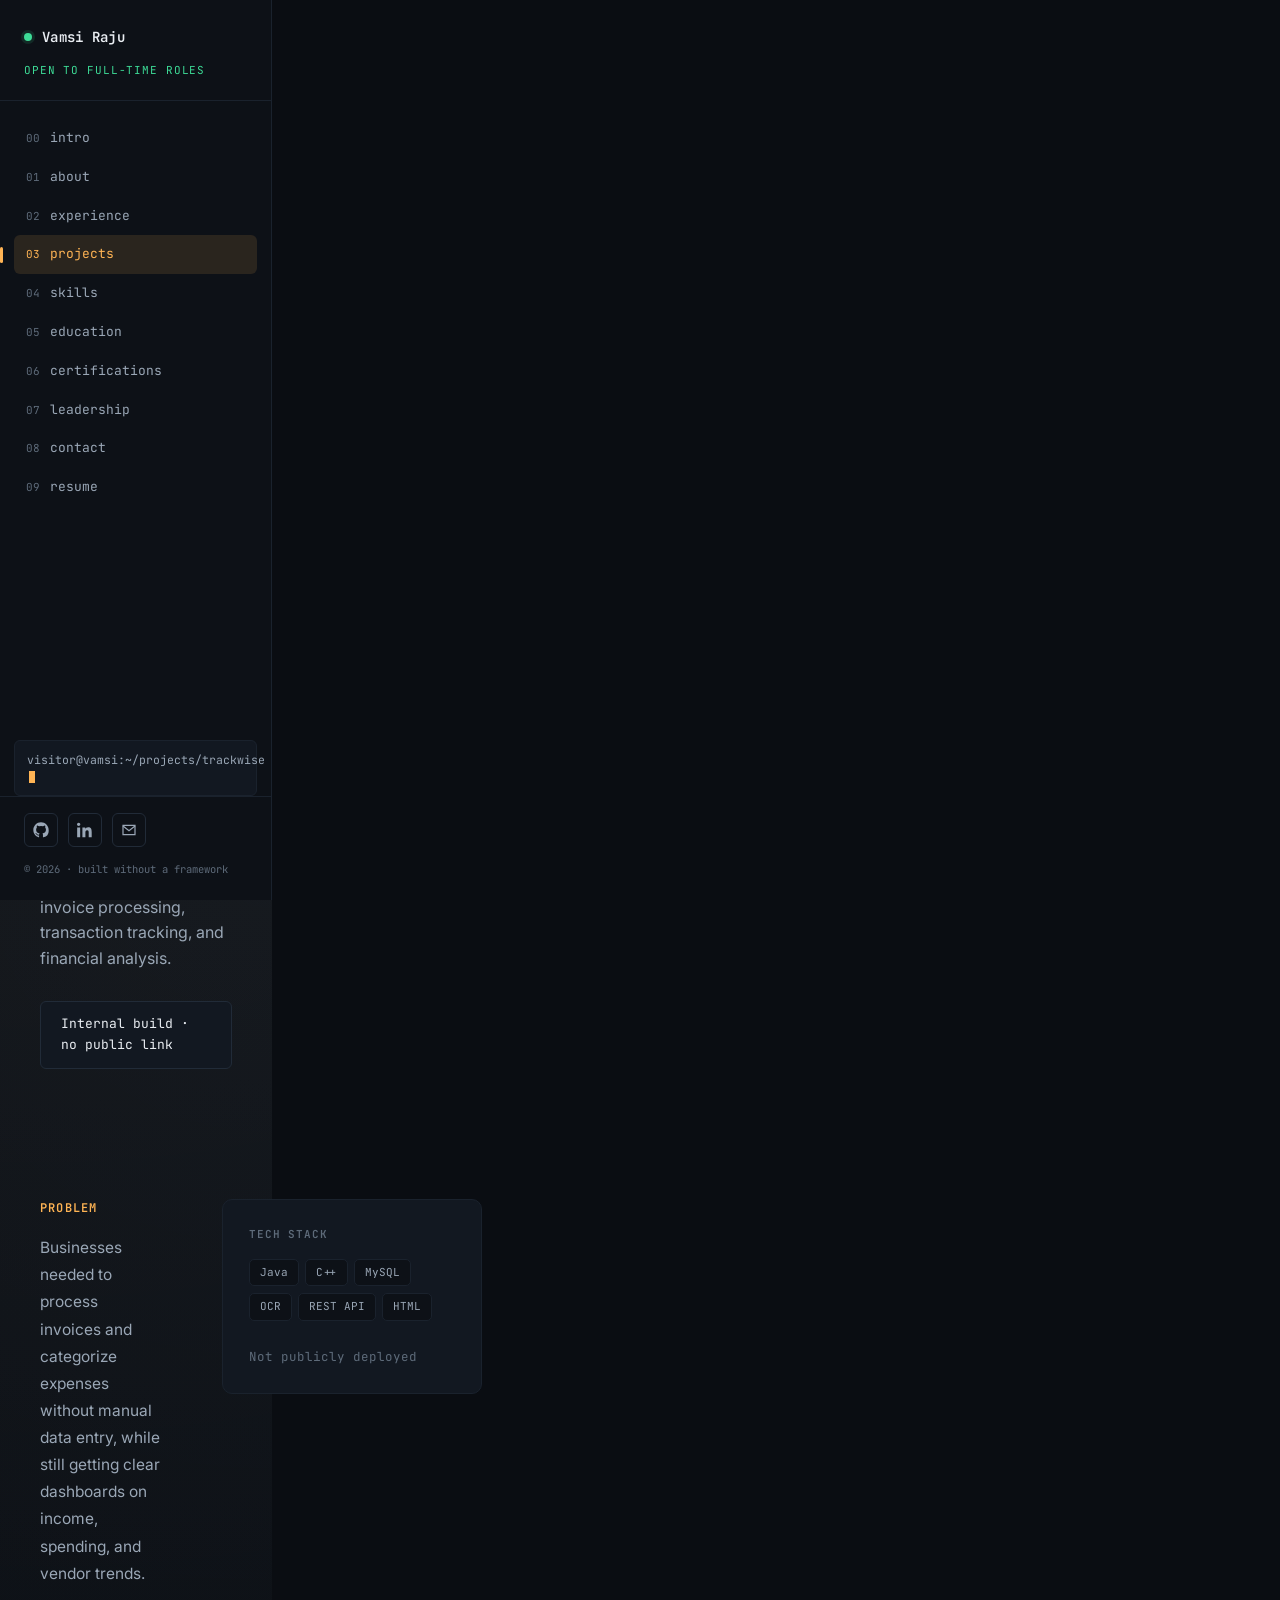
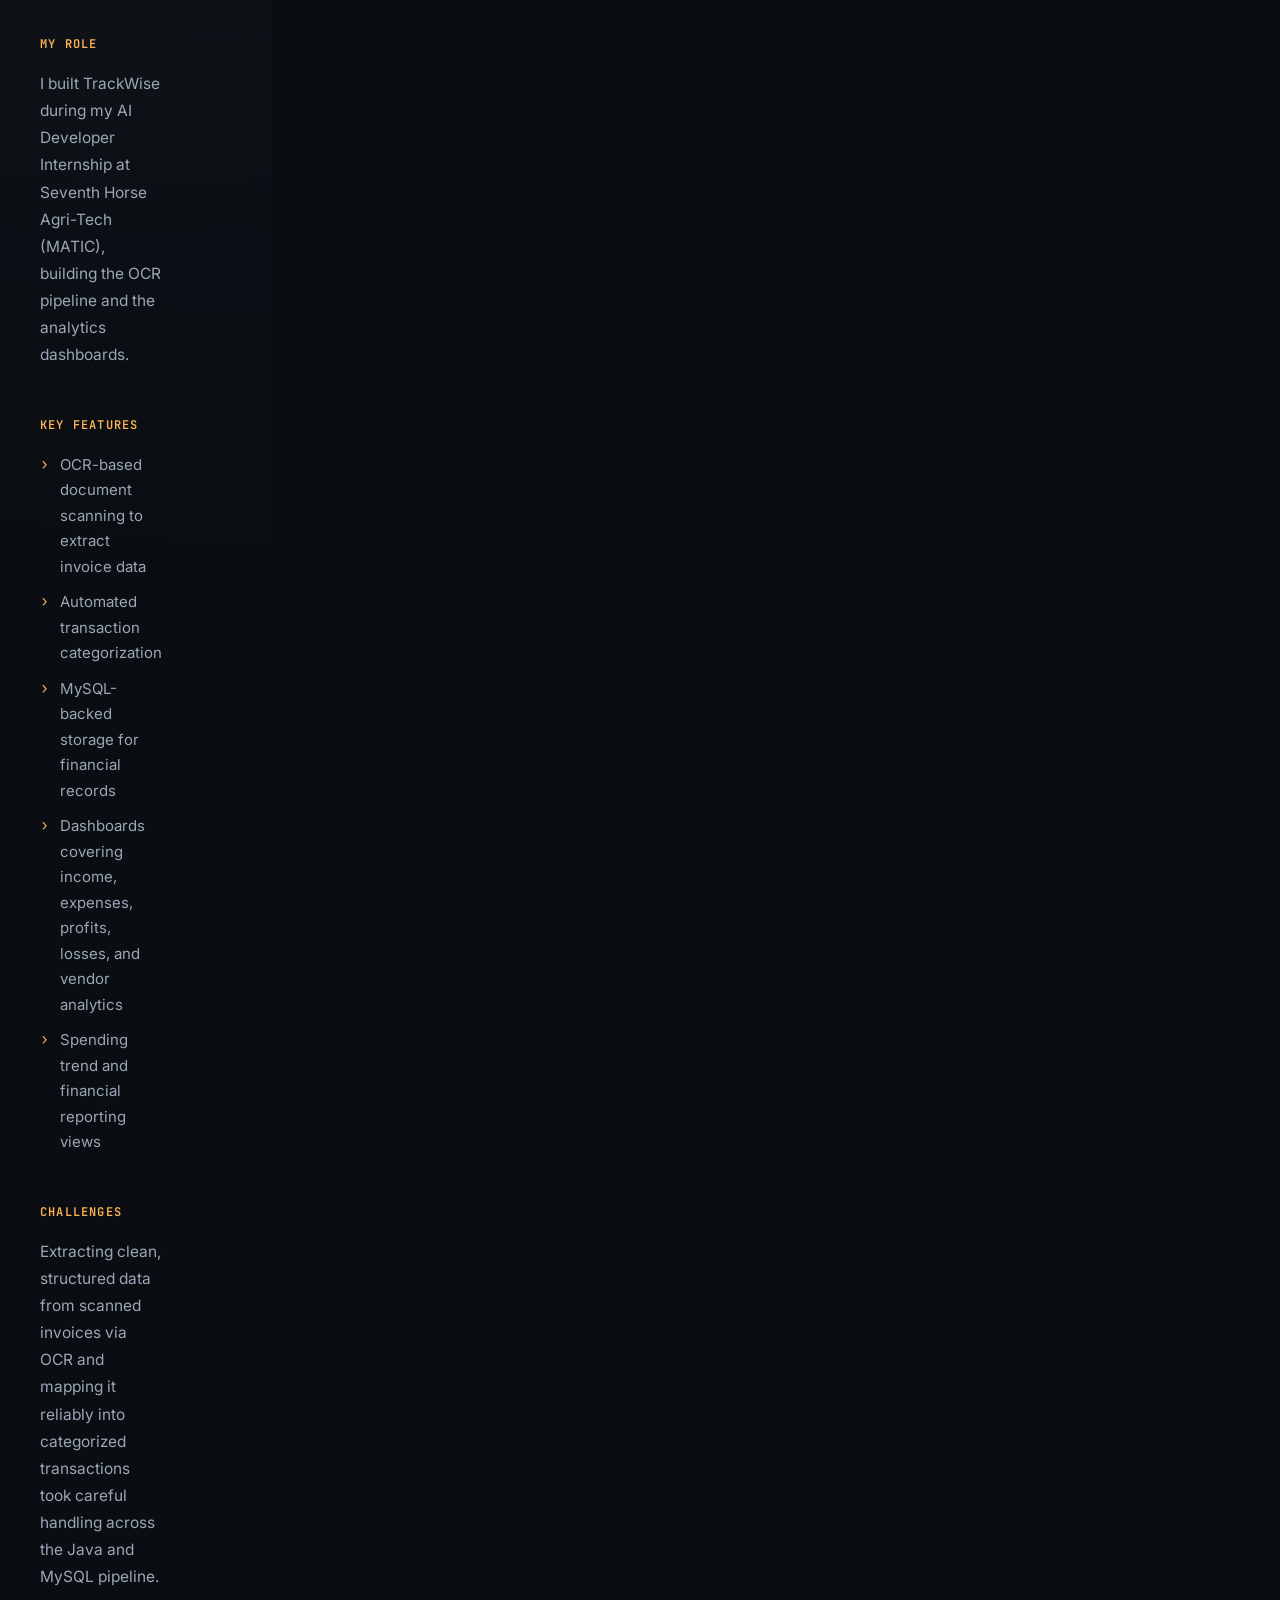
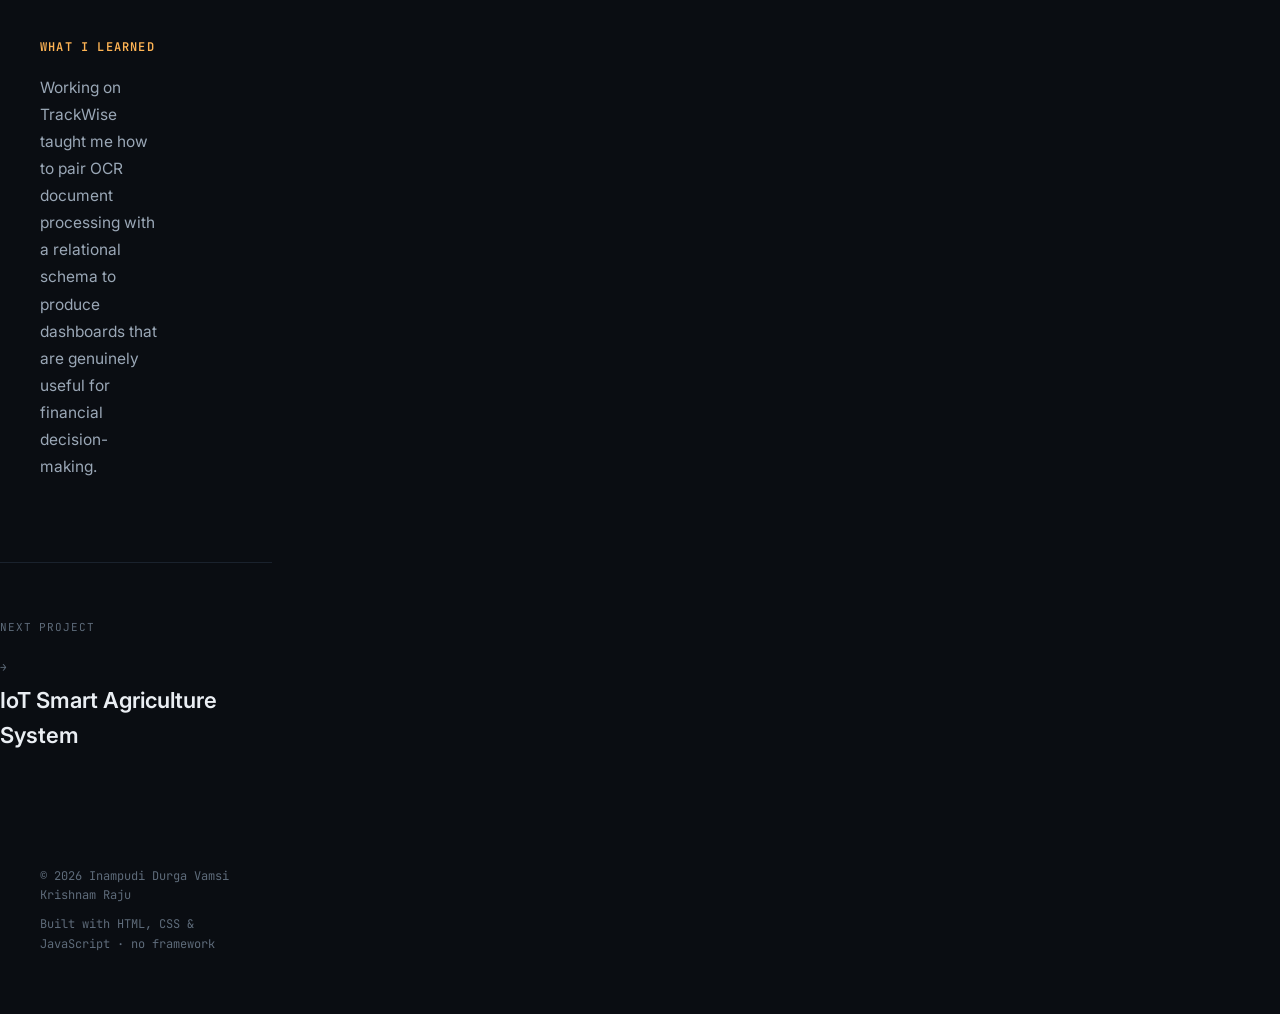
<file: projects/trackwise.html>
<!DOCTYPE html>
<html lang="en">
<head>
<meta charset="UTF-8">
<meta name="viewport" content="width=device-width, initial-scale=1.0">
<title>TrackWise — Expense Analytics Platform — Vamsi Raju</title>
<meta name="description" content="An AI-powered expense and financial analytics platform that simplifies business expense management by automating bill and invoice processing, transaction tracking, and financial analysis.">
<link rel="icon" href="../assets/favicon.svg" type="image/svg+xml">
<link rel="preconnect" href="https://fonts.googleapis.com">
<link rel="preconnect" href="https://fonts.gstatic.com" crossorigin>
<link href="https://fonts.googleapis.com/css2?family=Space+Grotesk:wght@500;600;700&family=Inter:wght@400;500;600;700&family=JetBrains+Mono:wght@400;500;600&display=swap" rel="stylesheet">
<link rel="stylesheet" href="../styles.css">
</head>
<body>

<div class="scrim" data-scrim></div>

<div class="mobile-bar">
  <div class="brand"><span class="dot pulse"></span><span class="brand-name">IDVKR</span></div>
  <button class="menu-btn" data-menu-toggle aria-label="Open navigation"><span></span></button>
</div>

<div class="app">

  <aside class="sidebar" data-sidebar>
    <div class="sidebar-top">
      <div class="brand"><span class="dot pulse"></span><span class="brand-name">Vamsi&nbsp;Raju</span></div>
      <div class="availability">Open to full-time roles</div>
    </div>

    <nav class="sidebar-nav">
      <a href="../index.html#hero" data-nav-link><span class="idx">00</span> intro</a>
      <a href="../index.html#about" data-nav-link><span class="idx">01</span> about</a>
      <a href="../index.html#experience" data-nav-link><span class="idx">02</span> experience</a>
      <a href="../index.html#projects" data-nav-link class="active"><span class="idx">03</span> projects</a>
      <a href="../index.html#skills" data-nav-link><span class="idx">04</span> skills</a>
      <a href="../index.html#education" data-nav-link><span class="idx">05</span> education</a>
      <a href="../index.html#certifications" data-nav-link><span class="idx">06</span> certifications</a>
      <a href="../index.html#leadership" data-nav-link><span class="idx">07</span> leadership</a>
      <a href="../index.html#contact" data-nav-link><span class="idx">08</span> contact</a>
      <a href="../resume.html" data-nav-link><span class="idx">09</span> resume</a>
    </nav>

    <div class="sidebar-session">
      <span class="path">visitor@vamsi:~/projects/trackwise</span><span class="cursor"></span>
    </div>

    <div class="sidebar-bottom">
      <div class="sidebar-socials">
        <a class="icon-btn" href="https://github.com/Vamsi112-max" target="_blank" rel="noopener" aria-label="GitHub">
          <svg viewBox="0 0 24 24" fill="currentColor"><path d="M12 .5C5.65.5.5 5.65.5 12c0 5.08 3.29 9.39 7.86 10.91.57.1.78-.25.78-.55 0-.27-.01-1.16-.02-2.11-3.2.7-3.87-1.36-3.87-1.36-.53-1.34-1.29-1.7-1.29-1.7-1.05-.72.08-.71.08-.71 1.17.08 1.78 1.2 1.78 1.2 1.03 1.77 2.71 1.26 3.37.96.1-.75.4-1.26.73-1.55-2.55-.29-5.24-1.28-5.24-5.68 0-1.26.45-2.28 1.19-3.09-.12-.29-.52-1.46.11-3.05 0 0 .97-.31 3.18 1.18a11 11 0 0 1 5.79 0c2.2-1.49 3.17-1.18 3.17-1.18.64 1.59.24 2.76.12 3.05.74.81 1.18 1.83 1.18 3.09 0 4.41-2.69 5.38-5.25 5.67.41.36.78 1.08.78 2.17 0 1.57-.01 2.83-.01 3.22 0 .3.2.66.79.55A10.52 10.52 0 0 0 23.5 12C23.5 5.65 18.35.5 12 .5Z"/></svg>
        </a>
        <a class="icon-btn" href="https://linkedin.com/in/inampudi-vamsi" target="_blank" rel="noopener" aria-label="LinkedIn">
          <svg viewBox="0 0 24 24" fill="currentColor"><path d="M4.98 3.5C4.98 4.88 3.9 6 2.5 6S0 4.88 0 3.5 1.12 1 2.5 1s2.48 1.12 2.48 2.5ZM.24 8.24h4.5V23H.24V8.24ZM8.02 8.24h4.31v2.01h.06c.6-1.13 2.07-2.33 4.26-2.33 4.56 0 5.4 3 5.4 6.9V23h-4.5v-6.9c0-1.65-.03-3.77-2.3-3.77-2.3 0-2.65 1.8-2.65 3.65V23h-4.5V8.24Z"/></svg>
        </a>
        <a class="icon-btn" href="mailto:vamsiinampudi01@gmail.com" aria-label="Email">
          <svg viewBox="0 0 24 24" fill="none" stroke="currentColor" stroke-width="1.8"><path d="M3 5h18v14H3V5Z"/><path d="m3 6 9 7 9-7"/></svg>
        </a>
      </div>
      <div class="sidebar-copy">&copy; <span data-year>2026</span> · built without a framework</div>
    </div>
  </aside>

  <main class="main">

    <section class="project-hero">
      <div class="wrap">
        <a class="back-link" href="../index.html#projects">&larr; Back to projects</a>
        <div class="eyebrow">OCR-Driven Financial Analytics</div>
        <h1>TrackWise — Expense Analytics Platform</h1>
        <div class="project-meta-row">
          <span class="project-status ">Internal build</span>
          <span class="tag">Java</span><span class="tag">C++</span><span class="tag">MySQL</span><span class="tag">OCR</span><span class="tag">REST API</span><span class="tag">HTML</span>
        </div>
        <p class="lede">An AI-powered expense and financial analytics platform that simplifies business expense management by automating bill and invoice processing, transaction tracking, and financial analysis.</p>
        <div class="project-hero-links">
          <span class="btn btn-ghost" style="cursor:default;">Internal build · no public link</span>
        </div>
      </div>
    </section>

    <div class="wrap">
      <div class="detail-grid">
        <div class="detail-main">

          <div class="detail-block">
            <h2>Problem</h2>
            <p>Businesses needed to process invoices and categorize expenses without manual data entry, while still getting clear dashboards on income, spending, and vendor trends.</p>
          </div>

          <div class="detail-block">
            <h2>My Role</h2>
            <p>I built TrackWise during my AI Developer Internship at Seventh Horse Agri-Tech (MATIC), building the OCR pipeline and the analytics dashboards.</p>
          </div>

          <div class="detail-block">
            <h2>Key Features</h2>
            <ul>
              <li>OCR-based document scanning to extract invoice data</li>
              <li>Automated transaction categorization</li>
              <li>MySQL-backed storage for financial records</li>
              <li>Dashboards covering income, expenses, profits, losses, and vendor analytics</li>
              <li>Spending trend and financial reporting views</li>
            </ul>
          </div>

          <div class="detail-block">
            <h2>Challenges</h2>
            <p>Extracting clean, structured data from scanned invoices via OCR and mapping it reliably into categorized transactions took careful handling across the Java and MySQL pipeline.</p>
          </div>

          <div class="detail-block">
            <h2>What I Learned</h2>
            <p>Working on TrackWise taught me how to pair OCR document processing with a relational schema to produce dashboards that are genuinely useful for financial decision-making.</p>
          </div>

        </div>

        <div class="detail-side">
          <div class="side-card">
            <h3>Tech Stack</h3>
            <div><span class="tag">Java</span><span class="tag">C++</span><span class="tag">MySQL</span><span class="tag">OCR</span><span class="tag">REST API</span><span class="tag">HTML</span></div>
            <div class="side-links">
              <span style="font-family:var(--font-mono); font-size:12.5px; color:var(--text-faint);">Not publicly deployed</span>
            </div>
          </div>
        </div>
      </div>
    </div>

    <div class="next-project">
      <div>
        <span class="lbl">Next project</span>
      </div>
      <a href="iot-agriculture.html">
        <span class="lbl">&rarr;</span>
        <span class="name">IoT Smart Agriculture System</span>
      </a>
    </div>

    <footer>
      <div class="wrap" style="width:100%; display:flex; justify-content:space-between; flex-wrap:wrap; gap:10px;">
        <span>&copy; <span data-year>2026</span> Inampudi Durga Vamsi Krishnam Raju</span>
        <span>Built with HTML, CSS &amp; JavaScript · no framework</span>
      </div>
    </footer>

  </main>
</div>

<script src="../script.js"></script>
</body>
</html>
</file>
<file: styles.css>
/* =========================================================
   Inampudi Durga Vamsi Krishnam Raju — Portfolio
   Design system: dark "engineering console" theme
   ========================================================= */

:root{
  --bg:            #0a0d12;
  --bg-soft:       #0d1117;
  --surface:       #121821;
  --surface-2:     #161d28;
  --border:        #212b38;
  --border-soft:   #1a222d;

  --text:          #eaeef3;
  --text-dim:      #9aa7b6;
  --text-faint:    #5e6b7a;

  --accent:        #ffb454;   /* amber signal */
  --accent-dim:    #b3813c;
  --accent-soft:   rgba(255,180,84,0.12);

  --ok:            #3ddc97;   /* status green */
  --ok-soft:       rgba(61,220,151,0.12);

  --link:          #6fb2ff;

  --font-display:  'Space Grotesk', 'Inter', sans-serif;
  --font-body:     'Inter', -apple-system, BlinkMacSystemFont, sans-serif;
  --font-mono:     'JetBrains Mono', 'SFMono-Regular', Consolas, monospace;

  --sidebar-w:     272px;
  --maxw:          980px;
  --radius:        10px;
  --radius-sm:     6px;

  --ease:          cubic-bezier(.16,.8,.3,1);
}

*,*::before,*::after{ box-sizing: border-box; }
html{ scroll-behavior: smooth; }
@media (prefers-reduced-motion: reduce){
  html{ scroll-behavior: auto; }
  *,*::before,*::after{ animation-duration: 0.001ms !important; animation-iteration-count: 1 !important; transition-duration: 0.001ms !important; scroll-behavior: auto !important; }
}

body{
  margin:0;
  background: var(--bg);
  color: var(--text);
  font-family: var(--font-body);
  font-size: 16px;
  line-height: 1.6;
  -webkit-font-smoothing: antialiased;
  text-rendering: optimizeLegibility;
}

img{ max-width:100%; display:block; }
a{ color: inherit; text-decoration:none; }
ul{ margin:0; padding:0; list-style:none; }
h1,h2,h3,h4{ margin:0; font-family: var(--font-display); font-weight:600; letter-spacing:-0.01em; }
p{ margin:0; }

::selection{ background: var(--accent); color:#1a1206; }

/* focus visibility */
a:focus-visible, button:focus-visible, input:focus-visible, textarea:focus-visible{
  outline: 2px solid var(--accent);
  outline-offset: 3px;
  border-radius: 4px;
}

/* subtle scrollbar */
::-webkit-scrollbar{ width:10px; height:10px; }
::-webkit-scrollbar-track{ background: var(--bg); }
::-webkit-scrollbar-thumb{ background: var(--border); border-radius: 8px; }
::-webkit-scrollbar-thumb:hover{ background: var(--accent-dim); }

/* =========================================================
   Layout shell
   ========================================================= */
.app{
  display:grid;
  grid-template-columns: var(--sidebar-w) 1fr;
  min-height:100vh;
}

/* background grid texture on main column */
.main{
  position:relative;
  background-image:
    radial-gradient(circle at 15% 0%, rgba(255,180,84,0.06), transparent 45%),
    radial-gradient(circle at 100% 20%, rgba(111,178,255,0.05), transparent 40%);
}

.wrap{
  max-width: var(--maxw);
  margin: 0 auto;
  padding: 0 40px;
}

/* =========================================================
   Sidebar — signature element
   ========================================================= */
.sidebar{
  position: fixed;
  top:0; left:0; bottom:0;
  width: var(--sidebar-w);
  background: var(--bg-soft);
  border-right: 1px solid var(--border-soft);
  display:flex;
  flex-direction:column;
  z-index: 100;
}

.sidebar-top{
  padding: 26px 24px 20px;
  border-bottom: 1px solid var(--border-soft);
}

.brand{
  display:flex;
  align-items:center;
  gap:10px;
  font-family: var(--font-mono);
  font-size: 14px;
  color: var(--text);
}
.brand .dot{
  width:8px;height:8px;border-radius:50%;
  background: var(--ok);
  box-shadow: 0 0 0 3px var(--ok-soft);
  flex: none;
}
.brand .pulse{
  animation: pulse 2.2s ease-in-out infinite;
}
@keyframes pulse{
  0%,100%{ box-shadow: 0 0 0 3px var(--ok-soft); }
  50%{ box-shadow: 0 0 0 6px transparent; }
}
.brand-name{ font-weight:600; letter-spacing: 0.02em; }

.availability{
  margin-top: 14px;
  font-family: var(--font-mono);
  font-size: 11px;
  letter-spacing: 0.08em;
  color: var(--ok);
  text-transform: uppercase;
}

.sidebar-nav{
  flex: 1;
  padding: 18px 14px;
  overflow-y: auto;
}
.sidebar-nav a{
  display:flex;
  align-items:baseline;
  gap:10px;
  padding: 9px 12px;
  border-radius: var(--radius-sm);
  font-family: var(--font-mono);
  font-size: 13px;
  color: var(--text-dim);
  transition: background .18s var(--ease), color .18s var(--ease);
  position: relative;
}
.sidebar-nav a .idx{
  color: var(--text-faint);
  font-size: 11px;
}
.sidebar-nav a:hover{
  color: var(--text);
  background: var(--surface);
}
.sidebar-nav a.active{
  color: var(--accent);
  background: var(--accent-soft);
}
.sidebar-nav a.active .idx{ color: var(--accent); }
.sidebar-nav a.active::before{
  content:"";
  position:absolute;
  left:-14px; top:50%; transform: translateY(-50%);
  width:3px; height: 16px;
  background: var(--accent);
  border-radius: 2px;
}

/* the "live session" terminal readout — unique signature */
.sidebar-session{
  margin: 4px 14px 0;
  padding: 10px 12px;
  border: 1px solid var(--border-soft);
  border-radius: var(--radius-sm);
  background: var(--surface);
  font-family: var(--font-mono);
  font-size: 11.5px;
  color: var(--text-faint);
  line-height: 1.5;
}
.sidebar-session .path{ color: var(--text-dim); }
.sidebar-session .cursor{
  display:inline-block;
  width: 6px; height: 12px;
  background: var(--accent);
  margin-left: 2px;
  animation: blink 1s step-end infinite;
  vertical-align: -2px;
}
@keyframes blink{ 50%{ opacity:0; } }

.sidebar-bottom{
  padding: 16px 24px 22px;
  border-top: 1px solid var(--border-soft);
  display:flex;
  flex-direction:column;
  gap: 14px;
}
.sidebar-socials{
  display:flex;
  gap: 10px;
}
.icon-btn{
  width: 34px; height: 34px;
  display:flex; align-items:center; justify-content:center;
  border: 1px solid var(--border);
  border-radius: var(--radius-sm);
  color: var(--text-dim);
  transition: all .18s var(--ease);
}
.icon-btn:hover{
  color: var(--accent);
  border-color: var(--accent-dim);
  transform: translateY(-2px);
}
.icon-btn svg{ width:16px; height:16px; }

.sidebar-copy{
  font-family: var(--font-mono);
  font-size: 10.5px;
  color: var(--text-faint);
}

/* mobile top bar + drawer */
.mobile-bar{
  display:none;
  position: fixed;
  top:0; left:0; right:0;
  height: 58px;
  background: var(--bg-soft);
  border-bottom: 1px solid var(--border-soft);
  z-index: 200;
  align-items:center;
  justify-content: space-between;
  padding: 0 18px;
}
.mobile-bar .brand{ font-size: 13px; }
.menu-btn{
  width:36px; height:36px;
  border:1px solid var(--border);
  border-radius: var(--radius-sm);
  background: var(--surface);
  display:flex; align-items:center; justify-content:center;
  color: var(--text);
}
.menu-btn span{ display:block; width:16px; height:1px; background: currentColor; position:relative; }
.menu-btn span::before,.menu-btn span::after{ content:""; position:absolute; left:0; width:16px; height:1px; background: currentColor; }
.menu-btn span::before{ top:-5px; }
.menu-btn span::after{ top:5px; }

.scrim{
  display:none;
  position: fixed; inset:0;
  background: rgba(5,7,10,0.6);
  z-index: 150;
}

/* =========================================================
   Sections
   ========================================================= */
section{
  padding: 110px 0;
  border-bottom: 1px solid var(--border-soft);
}
section:last-of-type{ border-bottom:none; }

.eyebrow{
  font-family: var(--font-mono);
  font-size: 12px;
  color: var(--accent);
  letter-spacing: 0.12em;
  text-transform: uppercase;
  display:flex;
  align-items:center;
  gap: 10px;
  margin-bottom: 18px;
}
.eyebrow::before{
  content:"";
  width: 22px; height:1px;
  background: var(--accent-dim);
}

h2.head{
  font-size: clamp(26px, 3.4vw, 38px);
  line-height: 1.2;
  max-width: 720px;
  color: var(--text);
}
h2.head b, h2.head strong{ color: var(--accent); font-weight: 600; }

.lede{
  margin-top: 18px;
  max-width: 640px;
  color: var(--text-dim);
  font-size: 16px;
}

/* =========================================================
   Hero
   ========================================================= */
.hero{
  padding-top: 130px;
  padding-bottom: 90px;
  border-bottom: 1px solid var(--border-soft);
}
.terminal{
  font-family: var(--font-mono);
  font-size: 13.5px;
  color: var(--text-faint);
  margin-bottom: 34px;
}
.terminal .ln{ display:flex; gap: 8px; margin-bottom: 4px; opacity:0; animation: rise .5s var(--ease) forwards; }
.terminal .ln:nth-child(1){ animation-delay: .05s; }
.terminal .ln:nth-child(2){ animation-delay: .35s; }
.terminal .ln:nth-child(3){ animation-delay: .65s; }
.terminal .prompt{ color: var(--accent-dim); }
.terminal .out{ color: var(--ok); }

@keyframes rise{
  from{ opacity:0; transform: translateY(6px); }
  to{ opacity:1; transform: translateY(0); }
}

.hero h1{
  font-size: clamp(34px, 5.6vw, 60px);
  line-height: 1.08;
  letter-spacing: -0.02em;
  max-width: 880px;
  opacity:0; animation: rise .7s var(--ease) forwards; animation-delay: .8s;
}
.hero h1 .accent{ color: var(--accent); }

.hero-role{
  margin-top: 20px;
  font-family: var(--font-mono);
  font-size: 12.5px;
  color: var(--text-dim);
  letter-spacing: 0.06em;
  text-transform: uppercase;
  opacity:0; animation: rise .6s var(--ease) forwards; animation-delay: 1.05s;
}
.hero-role span{ color: var(--accent); }
.hero-role .sep{ color: var(--text-faint); margin: 0 8px; }

.hero p.lede{
  opacity:0; animation: rise .6s var(--ease) forwards; animation-delay: 1.2s;
}

.hero-cta{
  margin-top: 34px;
  display:flex;
  gap: 12px;
  flex-wrap: wrap;
  opacity:0; animation: rise .6s var(--ease) forwards; animation-delay: 1.35s;
}

.btn{
  font-family: var(--font-mono);
  font-size: 13px;
  padding: 12px 20px;
  border-radius: var(--radius-sm);
  border: 1px solid var(--border);
  display:inline-flex;
  align-items:center;
  gap: 8px;
  transition: all .18s var(--ease);
}
.btn-primary{
  background: var(--accent);
  color: #1a1206;
  border-color: var(--accent);
  font-weight: 600;
}
.btn-primary:hover{ background:#ffc476; transform: translateY(-2px); }
.btn-ghost{ color: var(--text); background: var(--surface); }
.btn-ghost:hover{ border-color: var(--accent-dim); color: var(--accent); transform: translateY(-2px); }

.statline{
  margin-top: 48px;
  display:grid;
  grid-template-columns: repeat(4, 1fr);
  border: 1px solid var(--border-soft);
  border-radius: var(--radius);
  overflow:hidden;
  background: var(--surface);
  opacity:0; animation: rise .6s var(--ease) forwards; animation-delay: 1.5s;
}
.statline .stat{
  padding: 20px 22px;
  border-left: 1px solid var(--border-soft);
}
.statline .stat:first-child{ border-left:none; }
.stat-k{
  display:flex; align-items:center; gap:7px;
  font-family: var(--font-mono);
  font-size: 10.5px;
  letter-spacing: 0.06em;
  text-transform: uppercase;
  color: var(--text-faint);
}
.stat-k .led{
  width:6px; height:6px; border-radius:50%;
  background: var(--ok);
  box-shadow: 0 0 0 2px var(--ok-soft);
  flex: none;
}
.stat-v{
  margin-top: 10px;
  font-family: var(--font-display);
  font-size: 24px;
  font-weight: 600;
  color: var(--text);
  display:flex; align-items:baseline; gap:7px;
}
.stat-v .unit{
  font-family: var(--font-mono);
  font-size: 11px;
  font-weight: 400;
  color: var(--text-faint);
  text-transform: none;
}

/* =========================================================
   About
   ========================================================= */
.about-grid{
  display:grid;
  grid-template-columns: 1.4fr 1fr;
  gap: 60px;
  margin-top: 40px;
  align-items:start;
}
.about-text p{ color: var(--text-dim); margin-bottom: 16px; }
.about-text strong{ color: var(--text); font-weight: 600; }

.fact-list{
  border: 1px solid var(--border-soft);
  border-radius: var(--radius);
  overflow:hidden;
  background: var(--surface);
}
.fact-row{
  display:flex;
  justify-content: space-between;
  gap: 20px;
  padding: 14px 18px;
  border-bottom: 1px solid var(--border-soft);
  font-size: 13.5px;
}
.fact-row:last-child{ border-bottom:none; }
.fact-row .k{
  font-family: var(--font-mono);
  color: var(--text-faint);
  text-transform: uppercase;
  font-size: 11px;
  letter-spacing: 0.06em;
  padding-top: 2px;
}
.fact-row .v{ color: var(--text); text-align:right; font-weight: 500; }

/* =========================================================
   Experience (timeline)
   ========================================================= */
.timeline{
  margin-top: 44px;
  display:flex;
  flex-direction: column;
  gap: 6px;
}
.timeline-item{
  display:grid;
  grid-template-columns: 160px 1fr;
  gap: 32px;
  padding: 30px 0;
  border-top: 1px solid var(--border-soft);
}
.timeline-item:first-child{ border-top:none; }
.timeline-date{
  font-family: var(--font-mono);
  font-size: 12px;
  color: var(--text-faint);
  letter-spacing: 0.04em;
}
.timeline-tag{
  display:inline-block;
  margin-top: 10px;
  font-family: var(--font-mono);
  font-size: 10.5px;
  padding: 3px 8px;
  border-radius: 4px;
  background: var(--accent-soft);
  color: var(--accent);
  letter-spacing: 0.06em;
}
.timeline-role{ font-size: 19px; font-weight:600; color: var(--text); }
.timeline-org{ margin-top: 4px; color: var(--text-dim); font-size: 14px; }
.timeline-list{ margin-top: 14px; display:flex; flex-direction:column; gap: 9px; }
.timeline-list li{
  position:relative; padding-left: 18px;
  color: var(--text-dim); font-size: 14.5px; line-height:1.65;
}
.timeline-list li::before{
  content:"›"; position:absolute; left:0; top:0; color: var(--accent);
  font-family: var(--font-mono);
}

/* =========================================================
   Projects
   ========================================================= */
.project-grid{
  margin-top: 44px;
  display:grid;
  grid-template-columns: repeat(2, 1fr);
  gap: 22px;
}
.project-card{
  grid-column: span 2;
  display:block;
  background: var(--surface);
  border: 1px solid var(--border-soft);
  border-radius: var(--radius);
  padding: 30px 32px;
  transition: transform .22s var(--ease), border-color .22s var(--ease), background .22s var(--ease);
  position:relative;
  overflow:hidden;
}
.project-card.half{ grid-column: span 1; }
.project-card::after{
  content:"";
  position:absolute; inset:0;
  background: radial-gradient(500px circle at var(--mx,50%) var(--my,0%), rgba(255,180,84,0.06), transparent 60%);
  opacity:0; transition: opacity .3s;
  pointer-events:none;
}
.project-card:hover::after{ opacity:1; }
.project-card:hover{
  transform: translateY(-4px);
  border-color: var(--accent-dim);
}

.project-top{
  display:flex; align-items:flex-start; justify-content: space-between; gap: 16px;
}
.project-name{ font-size: 21px; font-weight:600; color: var(--text); }
.project-status{
  font-family: var(--font-mono);
  font-size: 10px;
  letter-spacing: 0.08em;
  padding: 4px 9px;
  border-radius: 100px;
  border: 1px solid var(--border);
  color: var(--text-faint);
  white-space: nowrap;
}
.project-status.live{ color: var(--ok); border-color: rgba(61,220,151,0.3); background: var(--ok-soft); }

.project-desc{
  margin-top: 14px;
  color: var(--text-dim);
  font-size: 14.5px;
  line-height: 1.7;
}
.project-tags{
  margin-top: 20px;
  display:flex; flex-wrap:wrap; gap: 8px;
}
.tag{
  font-family: var(--font-mono);
  font-size: 11px;
  padding: 4px 10px;
  border-radius: 5px;
  background: var(--bg-soft);
  border: 1px solid var(--border-soft);
  color: var(--text-dim);
}
.project-links{
  margin-top: 22px;
  display:flex; gap: 18px;
  font-family: var(--font-mono);
  font-size: 12.5px;
}
.project-links a{ color: var(--link); display:flex; align-items:center; gap:5px; }
.project-links a:hover{ color: var(--accent); }
.project-links .view{ color: var(--accent); font-weight:600; margin-left:auto; }
.project-links .view:hover{ color: #ffc476; }

/* =========================================================
   Skills
   ========================================================= */
.skills-grid{
  margin-top: 44px;
  display:grid;
  grid-template-columns: repeat(3, 1fr);
  gap: 20px;
}
.skill-card{
  border: 1px solid var(--border-soft);
  border-radius: var(--radius);
  padding: 22px 24px;
  background: var(--surface);
}
.skill-card h3{
  font-family: var(--font-mono);
  font-size: 11.5px;
  text-transform: uppercase;
  letter-spacing: 0.08em;
  color: var(--accent);
  margin-bottom: 16px;
}
.skill-tags{ display:flex; flex-wrap:wrap; gap: 8px; }

/* =========================================================
   Education
   ========================================================= */
.edu-list{ margin-top: 44px; display:flex; flex-direction:column; gap:0; }
.edu-item{
  display:grid;
  grid-template-columns: 160px 1fr auto;
  gap: 24px;
  align-items:baseline;
  padding: 22px 0;
  border-top: 1px solid var(--border-soft);
}
.edu-item:first-child{ border-top:none; }
.edu-date{ font-family: var(--font-mono); font-size: 12px; color: var(--text-faint); }
.edu-name{ font-size: 16px; font-weight:600; color:var(--text); }
.edu-org{ margin-top:3px; color: var(--text-dim); font-size: 13.5px; }
.edu-score{ font-family: var(--font-mono); font-size: 13px; color: var(--accent); white-space:nowrap; }

/* =========================================================
   Certifications / Leadership
   ========================================================= */
.badge-grid{
  margin-top: 44px;
  display:grid;
  grid-template-columns: repeat(2,1fr);
  gap: 16px;
}
.badge-card{
  display:flex; gap:16px;
  border: 1px solid var(--border-soft);
  border-radius: var(--radius);
  padding: 20px 22px;
  background: var(--surface);
}
.badge-mark{
  font-family: var(--font-mono);
  font-size: 10px;
  letter-spacing: 0.06em;
  color: var(--accent);
  border: 1px solid var(--accent-dim);
  background: var(--accent-soft);
  border-radius: 5px;
  padding: 4px 8px;
  height: fit-content;
  white-space: nowrap;
}
.badge-body b{ display:block; font-size: 14.5px; color: var(--text); font-weight:600; margin-bottom:3px; }
.badge-body span{ color: var(--text-dim); font-size: 13px; }

.chip-row{ margin-top: 28px; display:flex; flex-wrap:wrap; gap:9px; }
.chip{
  font-family: var(--font-mono);
  font-size: 12px;
  color: var(--text-dim);
  border: 1px solid var(--border-soft);
  padding: 6px 12px;
  border-radius: 100px;
}

/* =========================================================
   Contact / Footer
   ========================================================= */
.contact-panel{
  margin-top: 40px;
  border: 1px solid var(--border-soft);
  border-radius: var(--radius);
  padding: 44px;
  background: var(--surface);
  display:flex;
  align-items:center;
  justify-content: space-between;
  gap: 30px;
  flex-wrap: wrap;
}
.contact-links{ display:flex; flex-direction:column; gap: 10px; }
.contact-links a{
  font-family: var(--font-mono);
  font-size: 15px;
  color: var(--text);
  display:flex; align-items:center; gap:10px;
}
.contact-links a:hover{ color: var(--accent); }
.contact-links .lbl{ color: var(--text-faint); width: 64px; font-size:11px; text-transform:uppercase; letter-spacing:.06em; }

footer{
  padding: 34px 0 60px;
  font-family: var(--font-mono);
  font-size: 12px;
  color: var(--text-faint);
  display:flex;
  justify-content: space-between;
  flex-wrap: wrap;
  gap: 10px;
}

/* =========================================================
   Reveal on scroll
   ========================================================= */
.reveal{ opacity:0; transform: translateY(18px); transition: opacity .6s var(--ease), transform .6s var(--ease); }
.reveal.in{ opacity:1; transform: translateY(0); }

/* =========================================================
   Project detail page
   ========================================================= */
.project-hero{
  padding-top: 130px;
  padding-bottom: 60px;
  border-bottom: 1px solid var(--border-soft);
}
.back-link{
  font-family: var(--font-mono);
  font-size: 12.5px;
  color: var(--text-dim);
  display:inline-flex; align-items:center; gap:6px;
  margin-bottom: 30px;
}
.back-link:hover{ color: var(--accent); }
.project-hero h1{
  font-size: clamp(28px, 4.4vw, 44px);
  max-width: 780px;
}
.project-meta-row{
  margin-top: 22px;
  display:flex; gap: 12px; flex-wrap:wrap; align-items:center;
}
.project-hero .lede{ margin-top: 20px; }
.project-hero-links{ margin-top: 30px; display:flex; gap:12px; flex-wrap:wrap; }

.detail-grid{
  display:grid;
  grid-template-columns: 1fr 260px;
  gap: 60px;
  padding: 70px 0;
}
.detail-block{ margin-bottom: 48px; }
.detail-block:last-child{ margin-bottom:0; }
.detail-block h2{
  font-family: var(--font-mono);
  font-size: 12px;
  text-transform: uppercase;
  letter-spacing: 0.1em;
  color: var(--accent);
  margin-bottom: 16px;
}
.detail-block p{ color: var(--text-dim); font-size: 15.5px; line-height: 1.75; margin-bottom: 12px; }
.detail-block ul{ display:flex; flex-direction:column; gap: 10px; }
.detail-block ul li{
  position:relative; padding-left: 20px; color: var(--text-dim); font-size:15px; line-height:1.7;
}
.detail-block ul li::before{ content:"›"; position:absolute; left:0; color:var(--accent); font-family: var(--font-mono); }

.detail-side{ position:relative; }
.side-card{
  position: sticky; top: 100px;
  border: 1px solid var(--border-soft);
  border-radius: var(--radius);
  background: var(--surface);
  padding: 26px;
}
.side-card h3{
  font-family: var(--font-mono);
  font-size: 11px;
  text-transform:uppercase;
  letter-spacing: .08em;
  color: var(--text-faint);
  margin-bottom: 14px;
}
.side-card .tag{ margin: 0 6px 6px 0; display:inline-block; }
.side-links{ margin-top: 20px; display:flex; flex-direction:column; gap: 10px; }
.side-links a{
  font-family: var(--font-mono); font-size: 13px; color: var(--link);
  display:flex; align-items:center; gap:8px;
}
.side-links a:hover{ color: var(--accent); }

.next-project{
  border-top: 1px solid var(--border-soft);
  padding: 50px 0 80px;
  display:flex; align-items:center; justify-content: space-between; gap: 20px; flex-wrap:wrap;
}
.next-project .lbl{ font-family: var(--font-mono); font-size:11px; color:var(--text-faint); text-transform:uppercase; letter-spacing:.08em; }
.next-project .name{ font-size: 22px; font-weight:600; margin-top: 6px; }
.next-project a{ display:flex; flex-direction:column; }
.next-project a:hover .name{ color: var(--accent); }

/* =========================================================
   Résumé page
   ========================================================= */
.resume-viewer-wrap{
  margin: 20px 0 70px;
  border: 1px solid var(--border-soft);
  border-radius: var(--radius);
  overflow: hidden;
  background: var(--surface);
}
.resume-viewer{
  width: 100%;
  height: 82vh;
  min-height: 480px;
  display: block;
  border: none;
}
.resume-fallback{
  padding: 60px 30px;
  text-align: center;
  color: var(--text-dim);
}
.resume-fallback p{ margin-bottom: 20px; }

.resume-quicklook{ padding-bottom: 90px; }
.quicklook-grid{
  margin-top: 30px;
  display: grid;
  grid-template-columns: repeat(2, 1fr);
  gap: 18px;
}
.ql-card{
  border: 1px solid var(--border-soft);
  border-radius: var(--radius);
  padding: 22px 24px;
  background: var(--surface);
}
.ql-card h3{
  font-family: var(--font-mono);
  font-size: 11.5px;
  text-transform: uppercase;
  letter-spacing: 0.08em;
  color: var(--accent);
  margin-bottom: 10px;
}
.ql-card p{ color: var(--text-dim); font-size: 14px; line-height: 1.65; }

/* =========================================================
   Responsive
   ========================================================= */
@media (max-width: 1080px){
  .about-grid{ grid-template-columns: 1fr; }
  .detail-grid{ grid-template-columns: 1fr; }
  .detail-side{ order:-1; }
  .side-card{ position:static; }
}

@media (max-width: 860px){
  .app{ grid-template-columns: 1fr; }
  .sidebar{ transform: translateX(-100%); transition: transform .28s var(--ease); box-shadow: 20px 0 60px rgba(0,0,0,.4); }
  .sidebar.open{ transform: translateX(0); }
  .mobile-bar{ display:flex; }
  .scrim.open{ display:block; }
  .main{ padding-top: 58px; }
  .wrap{ padding: 0 22px; }
  section{ padding: 70px 0; }
  .hero{ padding-top: 60px; }
  .project-grid{ grid-template-columns: 1fr; }
  .project-card, .project-card.half{ grid-column: span 1; }
  .skills-grid{ grid-template-columns: 1fr 1fr; }
  .badge-grid{ grid-template-columns: 1fr; }
  .timeline-item{ grid-template-columns: 1fr; gap: 8px; }
  .edu-item{ grid-template-columns: 1fr; gap: 4px; }
  .edu-score{ margin-top: 4px; }
  .contact-panel{ padding: 30px; flex-direction:column; align-items:flex-start; }
  .quicklook-grid{ grid-template-columns: 1fr; }
  .resume-viewer{ height: 60vh; }
}

@media (max-width: 540px){
  .skills-grid{ grid-template-columns: 1fr; }
  .statline{ grid-template-columns: 1fr 1fr; }
  .statline .stat:nth-child(3){ border-left:none; }
}
</file>
